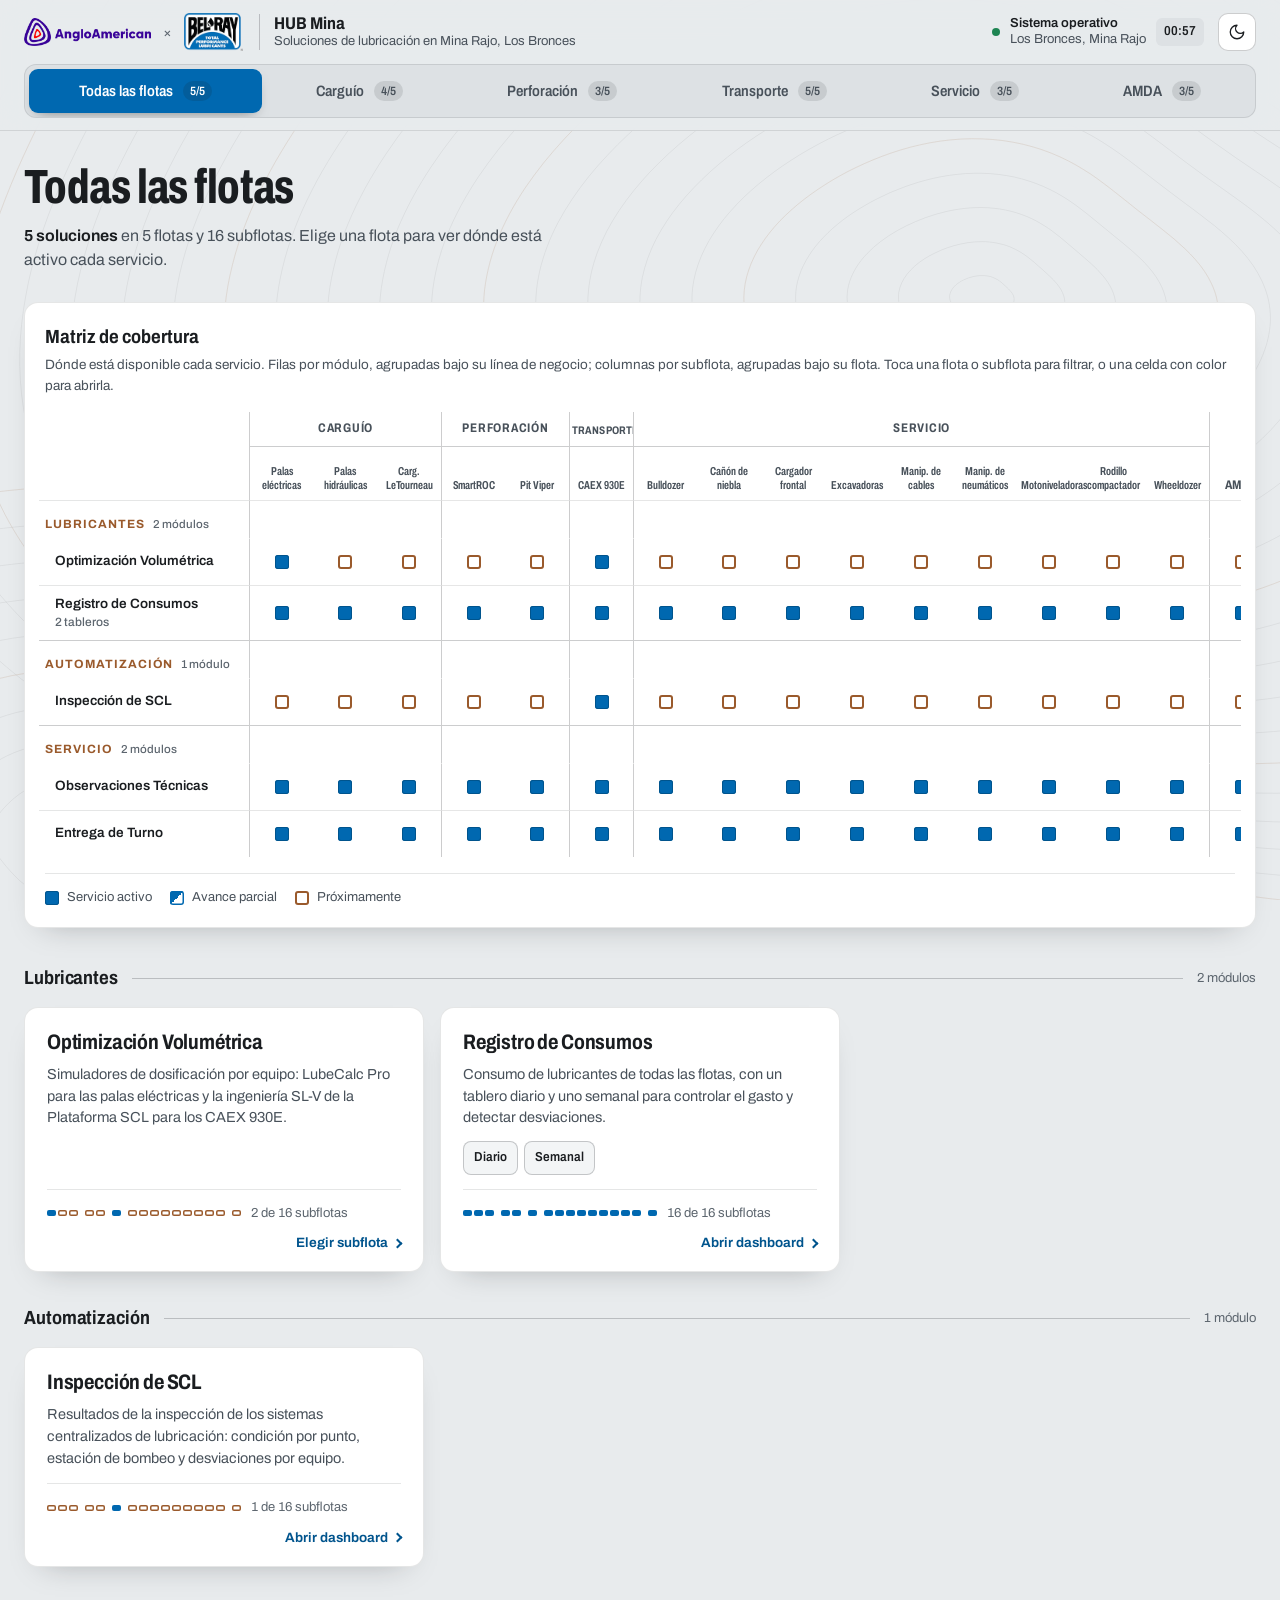
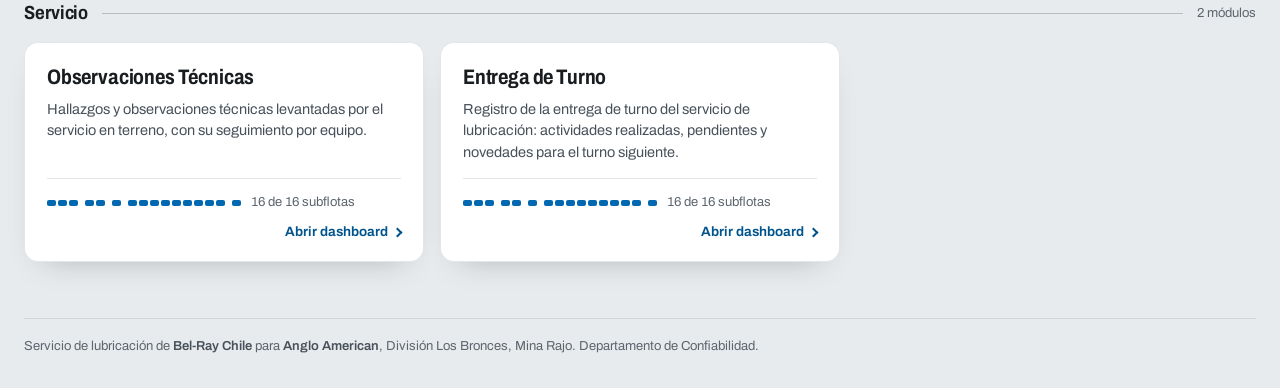
<file: index.html>
<!doctype html>
<html lang="es-CL">
<head>
  <meta charset="utf-8">
  <title>HUB Mina</title>
  <!-- Redirige la raíz del repositorio a la carpeta hub-flotas/, conservando los enlaces directos (#flota=…&modulo=…) -->
  <script>location.replace('hub-flotas/index.html' + location.hash);</script>
  <meta http-equiv="refresh" content="0; url=hub-flotas/index.html">
</head>
<body>
  <p><a href="hub-flotas/index.html">Abrir HUB Mina</a></p>
</body>
</html>
</file>
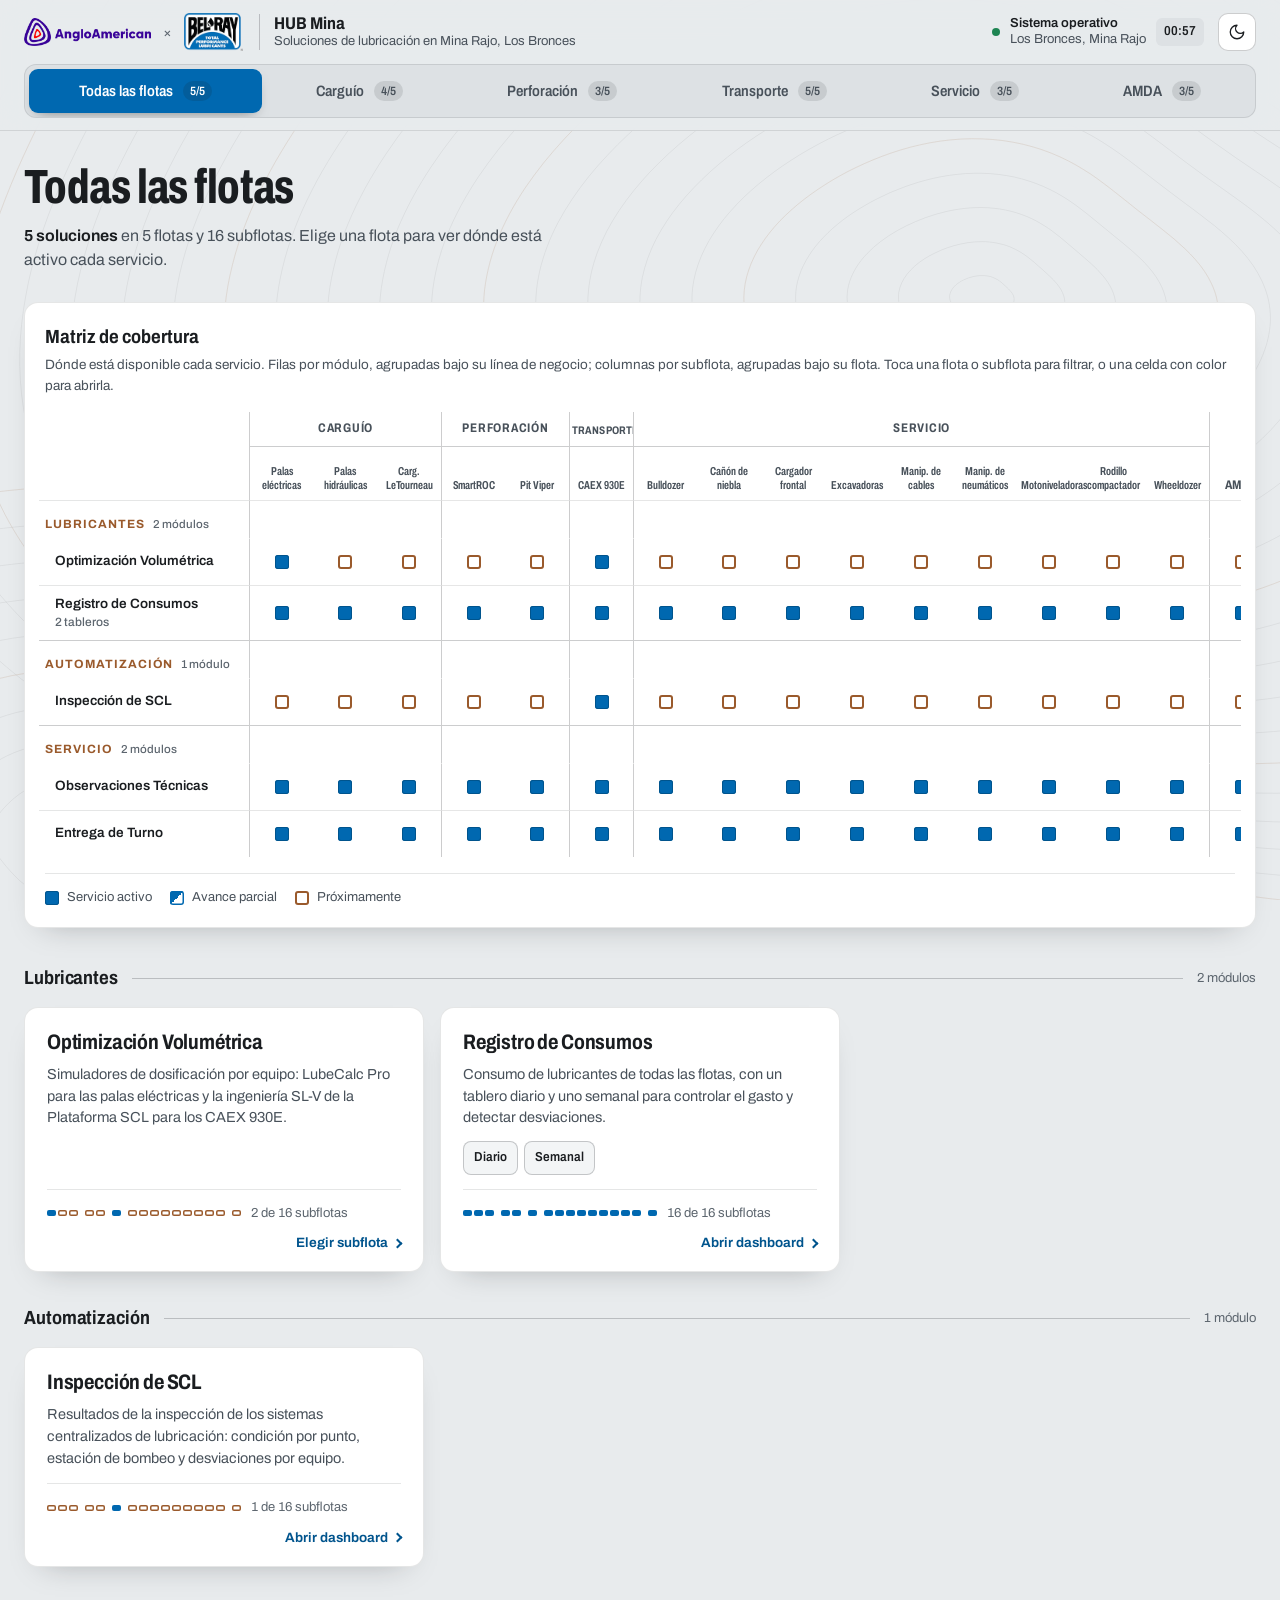
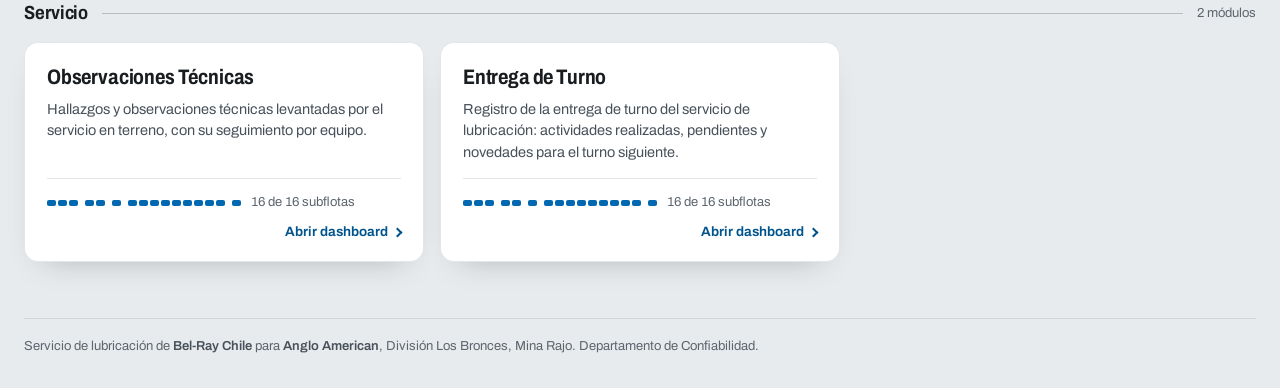
<file: hub-flotas/index.html>
<!doctype html>
<html lang="es-CL">
<head>
  <!-- Versión publicada: al actualizar config.js / hub.js / hub.css, cambia el número ?v= de abajo para que los navegadores descarguen la versión nueva -->
  <meta charset="utf-8">
  <meta name="viewport" content="width=device-width, initial-scale=1, viewport-fit=cover">
  <title>HUB Mina · Bel-Ray Chile × Anglo American</title>
  <meta name="description" content="Centro de acceso a las soluciones tecnológicas del servicio de lubricación Bel-Ray Chile en las flotas de Mina Rajo, Anglo American Los Bronces.">
  <meta name="color-scheme" content="dark light">
  <meta name="theme-color" content="#1A1D20">
  <link rel="icon" href="assets/img/favicon-32.png" sizes="32x32" type="image/png">
  <link rel="icon" href="assets/img/favicon-64.png" sizes="64x64" type="image/png">
  <link rel="icon" href="assets/img/favicon-256.png" sizes="256x256" type="image/png">
  <link rel="apple-touch-icon" href="assets/img/favicon-256.png">

  <!-- Aplica el tema guardado antes de pintar (evita parpadeo claro/oscuro) -->
  <script>
    (function () {
      var t = null;
      try { t = localStorage.getItem('hub-theme'); } catch (e) {}
      if (t !== 'light' && t !== 'dark') {
        t = window.matchMedia && window.matchMedia('(prefers-color-scheme: light)').matches ? 'light' : 'dark';
      }
      document.documentElement.setAttribute('data-theme', t);
    })();
  </script>

  <link rel="stylesheet" href="assets/css/hub.css?v=20261023-1">
</head>
<body data-view="home">

  <!-- Iconos (Lucide, licencia ISC) — se reutilizan con <use href="#i-..."> -->
  <svg width="0" height="0" style="position:absolute" aria-hidden="true">
    <defs>
      <symbol id="i-sun" viewBox="0 0 24 24"><circle cx="12" cy="12" r="4"/><path d="M12 2v2M12 20v2M4.93 4.93l1.41 1.41M17.66 17.66l1.41 1.41M2 12h2M20 12h2M6.34 17.66l-1.41 1.41M19.07 4.93l-1.41 1.41"/></symbol>
      <symbol id="i-moon" viewBox="0 0 24 24"><path d="M12 3a6 6 0 0 0 9 9 9 9 0 1 1-9-9Z"/></symbol>
      <symbol id="i-back" viewBox="0 0 24 24"><path d="m12 19-7-7 7-7M19 12H5"/></symbol>
      <symbol id="i-expand" viewBox="0 0 24 24"><path d="M8 3H5a2 2 0 0 0-2 2v3M21 8V5a2 2 0 0 0-2-2h-3M3 16v3a2 2 0 0 0 2 2h3M16 21h3a2 2 0 0 0 2-2v-3"/></symbol>
      <symbol id="i-shrink" viewBox="0 0 24 24"><path d="M8 3v3a2 2 0 0 1-2 2H3M21 8h-3a2 2 0 0 1-2-2V3M3 16h3a2 2 0 0 1 2 2v3M16 21v-3a2 2 0 0 1 2-2h3"/></symbol>
      <symbol id="i-external" viewBox="0 0 24 24"><path d="M15 3h6v6M10 14 21 3M18 13v6a2 2 0 0 1-2 2H5a2 2 0 0 1-2-2V8a2 2 0 0 1 2-2h6"/></symbol>
      <symbol id="i-caret" viewBox="0 0 24 24"><path d="m6 9 6 6 6-6"/></symbol>
      <symbol id="i-reload" viewBox="0 0 24 24"><path d="M3 12a9 9 0 0 1 9-9 9.75 9.75 0 0 1 6.74 2.74L21 8M21 3v5h-5M21 12a9 9 0 0 1-9 9 9.75 9.75 0 0 1-6.74-2.74L3 16M8 16H3v5"/></symbol>
    </defs>
  </svg>

  <!-- Fondo: curvas de nivel de un rajo, generadas en assets/js/hub.js -->
  <svg class="terrain" id="terrain" aria-hidden="true" preserveAspectRatio="xMidYMid slice"></svg>

  <a class="skip" href="#main">Ir al contenido</a>

  <!-- ===================== BARRA SUPERIOR ===================== -->
  <header class="topbar">
    <div class="topbar__inner">
      <div class="brand">
        <span class="logo-slot" data-logo="client"></span>
        <span class="brand__x" aria-hidden="true">×</span>
        <span class="logo-slot" data-logo="partner"></span>
        <div class="brand__title">
          <strong id="hub-title">HUB Mina</strong>
          <span id="hub-subtitle"></span>
        </div>
      </div>

      <div class="topbar__right">
        <div class="status" role="status">
          <span class="status__dot" aria-hidden="true"></span>
          <span class="status__text"><b id="status-text">Sistema operativo</b><span id="site-text"></span></span>
          <time class="status__clock" id="clock"></time>
        </div>
        <button class="icon-btn theme-toggle" id="theme-toggle" type="button" aria-label="Cambiar a modo claro">
          <svg class="ico ico--sun"><use href="#i-sun"/></svg>
          <svg class="ico ico--moon"><use href="#i-moon"/></svg>
        </button>
      </div>
    </div>

    <!-- Selector global de flota -->
    <nav class="plantbar" aria-label="Seleccionar flota y subflota">
      <div class="plantbar__track" id="plantbar" role="radiogroup" aria-label="Flota"></div>
      <!-- Subflotas de la flota elegida (se arma en hub.js) -->
      <div class="subbar" id="subbar" role="radiogroup" hidden></div>
    </nav>
  </header>

  <main id="main">

    <!-- ===================== PORTADA: MÓDULOS + MATRIZ ===================== -->
    <section class="home" id="home" aria-labelledby="plant-heading">
      <div class="intro">
        <p class="intro__group" id="plant-group" hidden></p>
        <h1 class="intro__plant" id="plant-heading"><span id="plant-name">Todas las flotas</span></h1>
        <p class="intro__summary" id="plant-summary"></p>
      </div>

      <div class="home__grid home__grid--stack">
        <aside class="matrix" aria-labelledby="matrix-title">
          <div class="matrix__head">
            <h2 id="matrix-title">Matriz de cobertura</h2>
            <p>Dónde está disponible cada servicio. Filas por módulo, agrupadas bajo su línea de negocio; columnas por subflota, agrupadas bajo su flota. Toca una flota o subflota para filtrar, o una celda con color para abrirla.</p>
          </div>
          <div class="matrix__scroll">
            <table class="matrix__table" id="matrix"></table>
          </div>
          <ul class="legend">
            <li><span class="mark mark--on" aria-hidden="true"></span>Servicio activo</li>
            <li><span class="mark mark--partial" aria-hidden="true"></span>Avance parcial</li>
            <li><span class="mark mark--soon" aria-hidden="true"></span>Próximamente</li>
          </ul>
        </aside>

        <div class="modules" id="modules"></div>
      </div>
    </section>

    <!-- ===================== VISOR DE DASHBOARDS ===================== -->
    <section class="viewer" id="viewer" aria-labelledby="viewer-title" hidden>
      <div class="viewer__bar">
        <button class="btn btn--ghost" id="viewer-back" type="button">
          <svg class="ico"><use href="#i-back"/></svg><span>Módulos</span>
        </button>
        <div class="viewer__title">
          <span id="viewer-category"></span>
          <h2 id="viewer-title"></h2>
          <span class="source" id="viewer-source"></span>
          <span class="badge badge--partial" id="viewer-status" hidden></span>
        </div>
        <div class="viewer__actions">
          <button class="icon-btn" id="viewer-reload" type="button" aria-label="Recargar dashboard" title="Recargar">
            <svg class="ico"><use href="#i-reload"/></svg>
          </button>
          <a class="icon-btn" id="viewer-external" href="#" target="_blank" rel="noopener" aria-label="Abrir en pestaña nueva" title="Abrir en pestaña nueva">
            <svg class="ico"><use href="#i-external"/></svg>
          </a>
          <button class="btn btn--solid" id="viewer-fullscreen" type="button">
            <svg class="ico ico--expand"><use href="#i-expand"/></svg>
            <svg class="ico ico--shrink"><use href="#i-shrink"/></svg>
            <span>Pantalla completa</span>
          </button>
        </div>
      </div>

      <nav class="viewer__switch" id="module-switch" aria-label="Módulos por pilar"></nav>
      <div class="viewer__views" id="view-switch" role="tablist" aria-label="Cambiar de tablero" hidden></div>

      <div class="stage" id="stage">
        <!-- Los iframes se crean en hub.js (uno por módulo, se conservan al cambiar) -->
        <div class="stage__frames" id="frames"></div>

        <button class="btn btn--solid stage__exit" id="stage-exit" type="button">
          <svg class="ico"><use href="#i-shrink"/></svg><span>Salir de pantalla completa</span>
        </button>

        <div class="stage__state stage__loading" id="state-loading" hidden>
          <div class="loader" aria-hidden="true"><span></span></div>
          <p><b>Cargando</b>Puede tardar unos segundos la primera vez.</p>
          <p class="stage__hint" id="loading-hint" hidden>¿Sigue en blanco? Es posible que debas iniciar sesión con tu cuenta Google o que el informe no esté compartido contigo. <a href="#" target="_blank" rel="noopener" id="loading-external">Abrir en pestaña nueva</a></p>
        </div>

        <div class="stage__state stage__empty" id="state-nourl" hidden>
          <div class="tape" aria-hidden="true"></div>
          <h3>Dashboard en preparación</h3>
          <p>Este módulo aún no tiene un enlace publicado. Cuando esté disponible aparecerá aquí sin que tengas que hacer nada.</p>
        </div>

        <div class="stage__state stage__empty" id="state-nocoverage" hidden>
          <div class="tape" aria-hidden="true"></div>
          <h3 id="nocov-title"></h3>
          <p id="nocov-text"></p>
          <div class="nocov__plants" id="nocov-plants"></div>
        </div>
      </div>
    </section>
  </main>

  <footer class="foot">
    <p>Servicio de lubricación de <b>Bel-Ray Chile</b> para <b>Anglo American</b>, División Los Bronces, Mina Rajo. Departamento de Confiabilidad.</p>
  </footer>

  <script src="config.js?v=20261023-1"></script>
  <script src="assets/js/hub.js?v=20261023-1"></script>
</body>
</html>
</file>
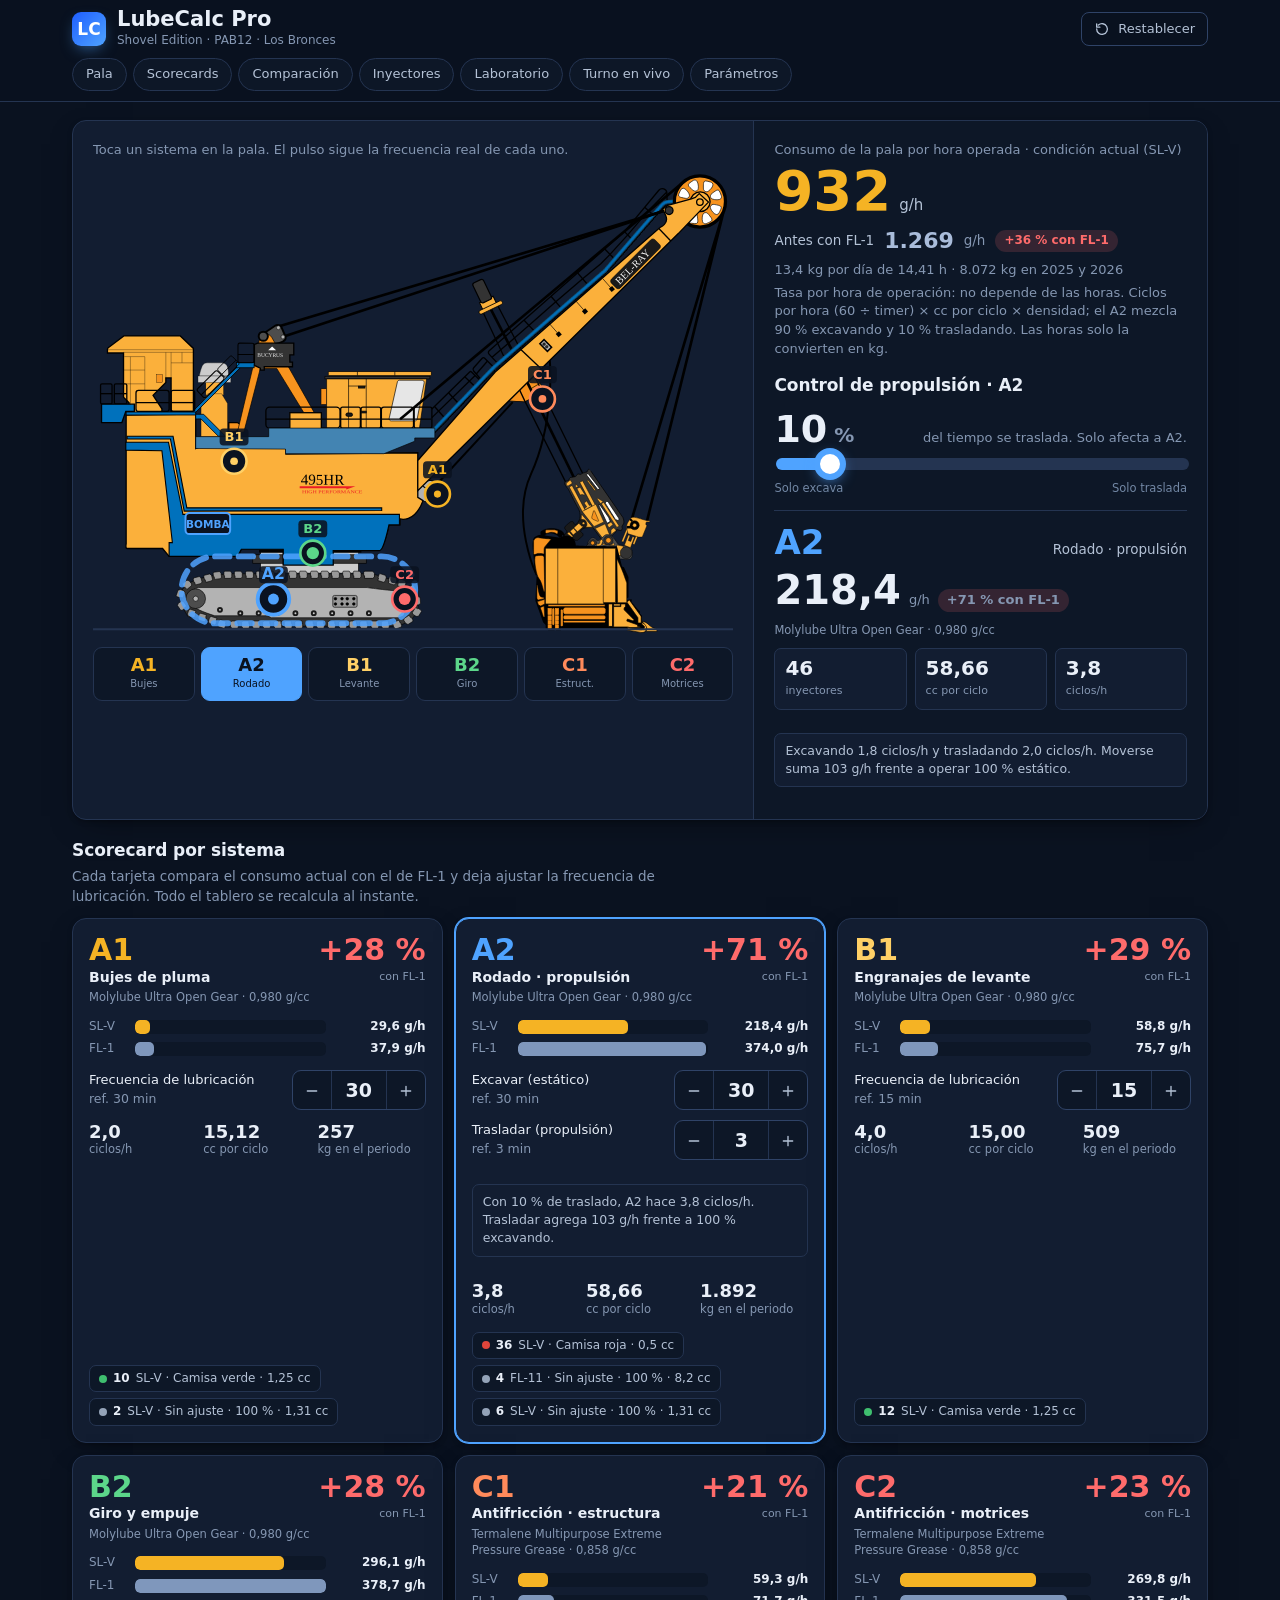
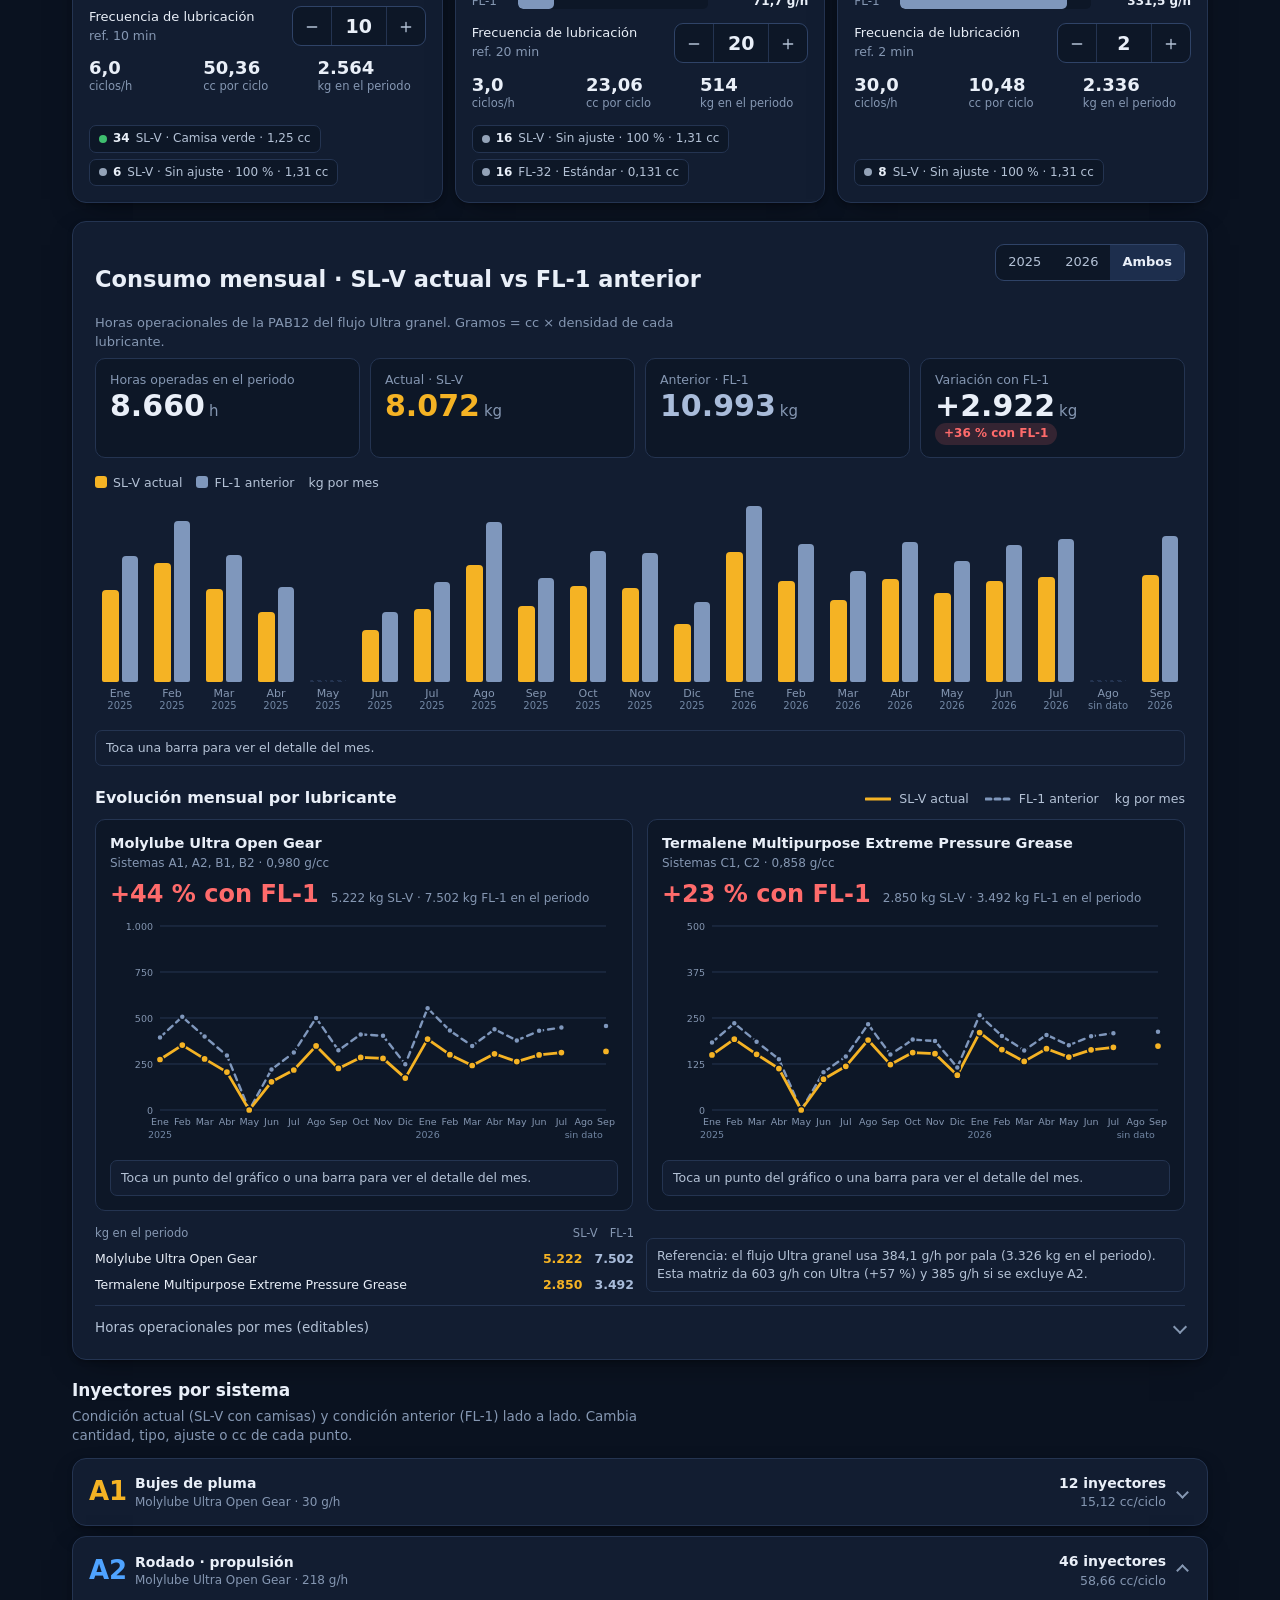
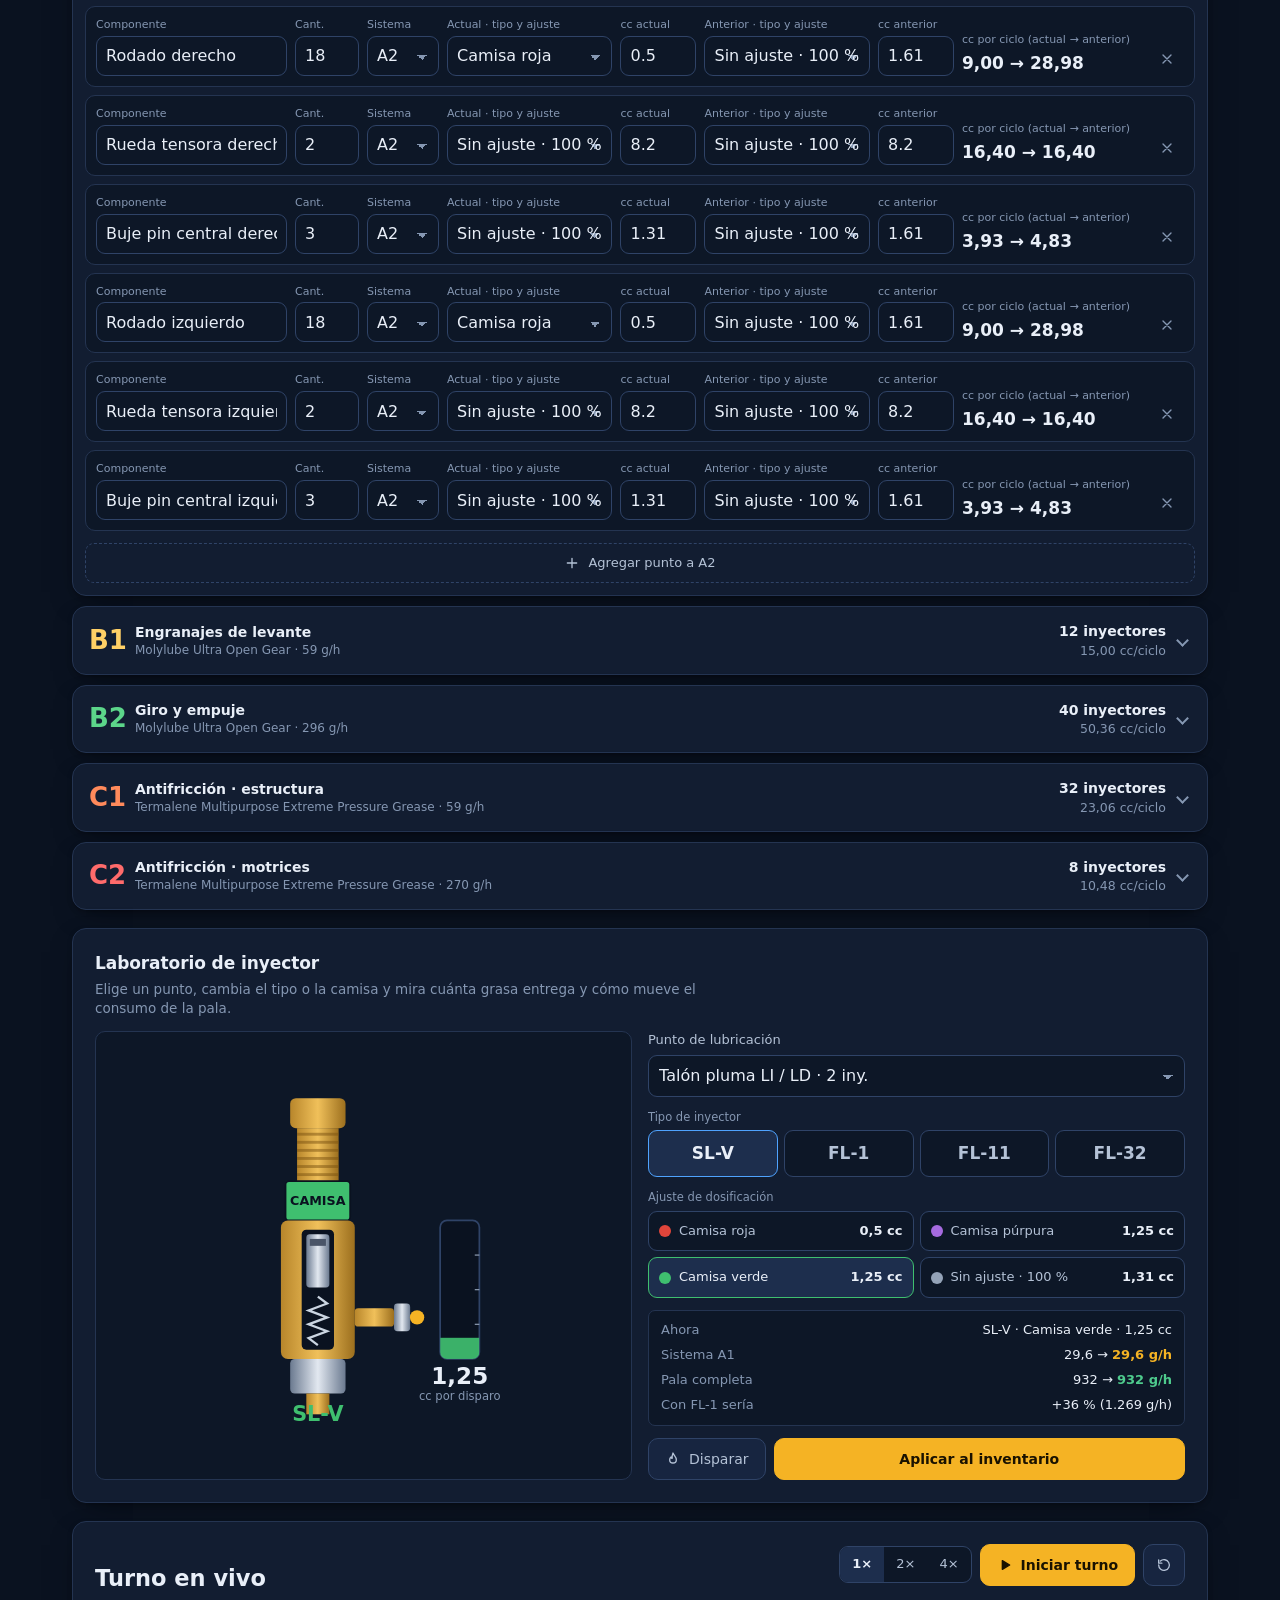
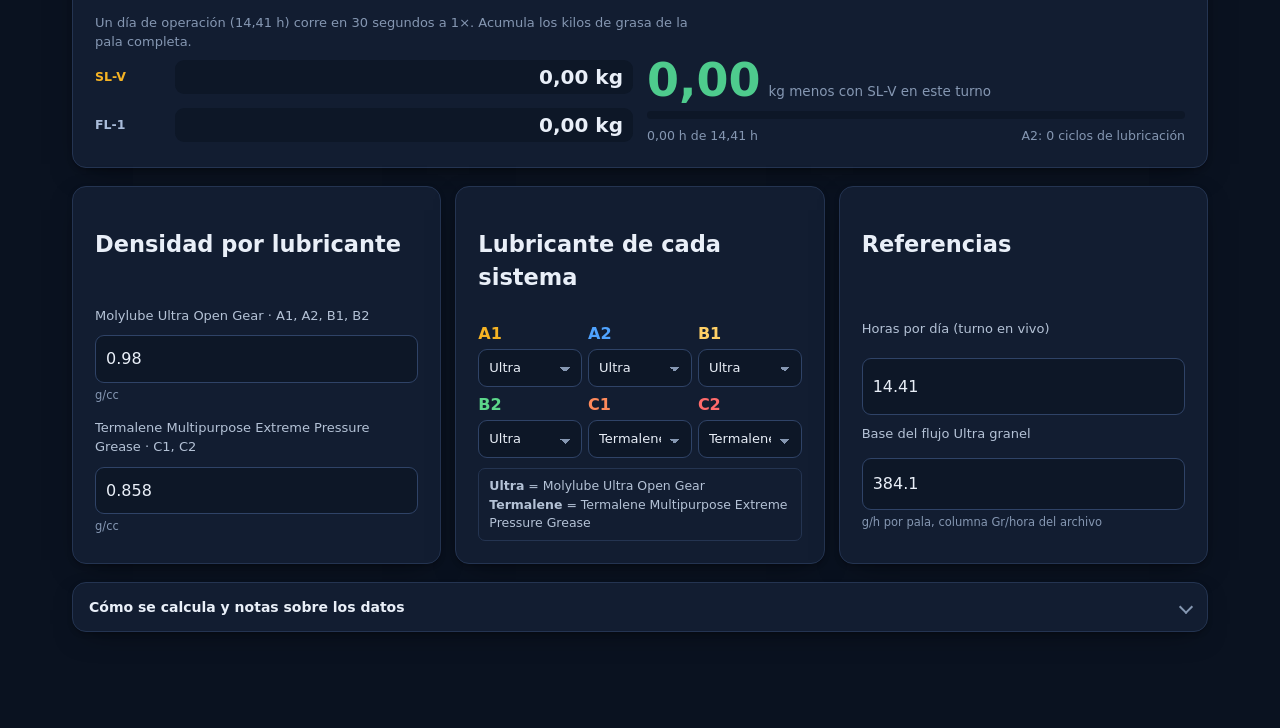
<file: hub-flotas/modulos/lubecalc-pro.html>
<!DOCTYPE html>
<html lang="es">
<head>
<meta charset="UTF-8">
<meta name="viewport" content="width=device-width, initial-scale=1, viewport-fit=cover">
<meta name="theme-color" content="#0A1220">
<title>LubeCalc Pro · Shovel Edition</title>
<style>/* ── LubeCalc Pro v4 · sistema de diseño ───────────────────────────── */
:root{
  --bg:#0A1220; --bg-2:#0D1727; --surface:#121D31; --surface-2:#172540; --surface-3:#1D2E4D;
  --line:#243451; --line-2:#2F4367;
  --text:#E9EFF8; --text-2:#B4C2D6; --muted:#8597B2; --muted-2:#7287A4;
  --amber:#F5B324; --amber-2:#FFD066; --amber-ink:#1A1200;
  --steel:#7F97BC; --steel-2:#A9BCDA;
  --ok:#4ECB8D; --ok-ink:#07301C; --warn:#FF8A5B; --bad:#FF6B6B; --info:#4FA3FF;
  --A1:#F5B324; --A2:#4FA3FF; --B1:#FFD066; --B2:#5CD68A; --C1:#FF8A5B; --C2:#FF6B6B;
  --r:14px; --r-sm:10px; --r-xs:7px;
  --font:"IBM Plex Sans","Segoe UI",system-ui,-apple-system,Roboto,sans-serif;
  --display:"Bahnschrift","Barlow Condensed","Avenir Next Condensed","Roboto Condensed","Arial Narrow",system-ui,sans-serif;
  --shadow:0 10px 30px -14px rgba(0,0,0,.6), 0 2px 6px -2px rgba(0,0,0,.4);
  --ease:cubic-bezier(.2,.8,.2,1);
}
*{box-sizing:border-box}
html{scroll-padding-top:env(safe-area-inset-top,0px)}
html,body{margin:0;background:var(--bg);color:var(--text);font-family:var(--font);font-size:15px;line-height:1.45;-webkit-font-smoothing:antialiased}
body{padding-top:env(safe-area-inset-top,0px);padding-bottom:env(safe-area-inset-bottom,0px)}
::selection{background:rgba(245,179,36,.35);color:#fff}
*{scrollbar-width:thin;scrollbar-color:var(--line-2) transparent}
*::-webkit-scrollbar{height:8px;width:8px}*::-webkit-scrollbar-thumb{background:var(--line-2);border-radius:8px}
:focus-visible{outline:2px solid var(--amber);outline-offset:2px;border-radius:6px}
button{font:inherit;color:inherit;cursor:pointer;background:none;border:0;padding:0;touch-action:manipulation}
input,select{font:inherit;color:inherit}
.num{font-variant-numeric:tabular-nums lining-nums}
.disp{font-family:var(--display);letter-spacing:-.01em;font-variant-numeric:tabular-nums lining-nums}
.visually-hidden{position:absolute;width:1px;height:1px;overflow:hidden;clip:rect(0 0 0 0)}

/* layout */
.wrap{max-width:1180px;margin:0 auto;padding:0 14px}
@media(min-width:720px){.wrap{padding:0 22px}}
main{display:grid;gap:18px}
main.wrap{padding-top:18px;padding-bottom:96px}
section[id]{scroll-margin-top:118px}
section>h2,.h2{font-family:var(--font);font-weight:600;font-size:17px;margin:0 0 4px;letter-spacing:-.005em}
.sub{color:var(--muted);font-size:13.5px;margin:0 0 12px;max-width:72ch}

/* header */
.top{position:sticky;top:0;z-index:30;background:rgba(10,18,32,.86);backdrop-filter:blur(12px);border-bottom:1px solid var(--line)}
.top .bar{display:flex;align-items:center;justify-content:space-between;gap:12px;height:58px}
.nav{display:flex;gap:6px;overflow-x:auto;padding:0 0 10px;scrollbar-width:none}
.nav::-webkit-scrollbar{display:none}
.nav a{flex:none;padding:6px 13px;border-radius:999px;border:1px solid var(--line);background:var(--bg-2);color:var(--text-2);font-size:13px;text-decoration:none;transition:background .15s,color .15s}
.nav a:hover{background:var(--surface-3);color:var(--text)}
.brand{display:flex;align-items:center;gap:11px}
.brand .mark{width:34px;height:34px;border-radius:9px;background:linear-gradient(135deg,#1E5EFF,#4FA3FF);display:grid;place-items:center;box-shadow:0 6px 16px -6px rgba(79,163,255,.7)}
.brand .mark span{font-family:var(--display);font-weight:800;font-size:17px;color:#fff}
.brand h1{font-family:var(--display);font-weight:700;font-size:21px;margin:0;line-height:1}
.brand p{margin:2px 0 0;font-size:12px;color:var(--muted)}
.btn{display:inline-flex;align-items:center;justify-content:center;gap:8px;min-height:42px;padding:0 16px;border-radius:var(--r-sm);border:1px solid var(--line-2);background:var(--surface-2);color:var(--text-2);font-weight:500;font-size:14px;transition:background .18s var(--ease),transform .12s var(--ease),border-color .18s}
.btn:hover{background:var(--surface-3);color:var(--text)}
.btn:active{transform:translateY(1px) scale(.99)}
.btn:disabled{opacity:.45;cursor:not-allowed}
.btn.primary{background:var(--amber);border-color:var(--amber);color:var(--amber-ink);font-weight:600}
.btn.primary:hover{background:var(--amber-2);border-color:var(--amber-2)}
.btn.ghost{background:transparent}
.btn.sm{min-height:34px;padding:0 12px;font-size:13px;border-radius:8px}
.btn.icon{width:42px;padding:0}

/* panels */
.panel{background:var(--surface);border:1px solid var(--line);border-radius:var(--r);box-shadow:var(--shadow)}
.panel.pad{padding:18px}
@media(min-width:720px){.panel.pad{padding:22px}}

/* hero */
.hero{display:grid;overflow:hidden}
@media(min-width:1000px){.hero{grid-template-columns:3fr 2fr}}
.hero .stage{padding:14px 14px 10px}
@media(min-width:720px){.hero .stage{padding:20px 20px 14px}}
.stage-top{display:flex;justify-content:space-between;align-items:baseline;gap:12px;margin-bottom:6px}
.stage-top p{margin:0;font-size:13px;color:var(--muted)}
.stage svg{width:100%;height:auto;display:block}
.syslegend{display:grid;grid-template-columns:repeat(6,1fr);gap:6px;margin-top:8px}
.syslegend button{border-radius:9px;padding:8px 4px;text-align:center;border:1px solid var(--line);background:var(--bg-2);transition:background .18s,border-color .18s,transform .12s}
.syslegend button b{display:block;font-family:var(--display);font-size:18px;line-height:1;color:var(--c)}
.syslegend button small{display:block;font-size:10.5px;color:var(--muted);margin-top:3px;white-space:nowrap;overflow:hidden;text-overflow:ellipsis}
.syslegend button[aria-pressed="true"]{background:var(--c);border-color:var(--c)}
.syslegend button[aria-pressed="true"] b,.syslegend button[aria-pressed="true"] small{color:#0A1220}
.hero .side{background:var(--bg-2);border-top:1px solid var(--line);padding:16px;display:grid;gap:14px;align-content:start}
@media(min-width:1000px){.hero .side{border-top:0;border-left:1px solid var(--line);padding:20px}}

/* KPI headline */
.kpi{display:grid;gap:4px}
.kpi .lbl{font-size:13px;color:var(--muted)}
.kpi .big{display:flex;align-items:baseline;gap:8px;flex-wrap:wrap}
.kpi .big b{font-family:var(--display);font-weight:700;font-size:56px;line-height:.95;color:var(--amber);font-variant-numeric:tabular-nums}
.kpi .big span{font-size:15px;color:var(--text-2)}
.kpi .vs{display:flex;align-items:center;gap:10px;flex-wrap:wrap;margin-top:4px;font-size:13.5px;color:var(--text-2)}
.kpi .vs .fl1{font-family:var(--display);font-size:22px;color:var(--steel-2);font-weight:600}
.tag{display:inline-flex;align-items:center;gap:6px;padding:3px 9px;border-radius:999px;font-size:12px;font-weight:600;line-height:1.3;white-space:nowrap}
.tag.ok{background:rgba(78,203,141,.16);color:var(--ok)}
.tag.bad{background:rgba(255,107,107,.16);color:var(--bad)}
.tag.neutral{background:var(--surface-2);color:var(--text-2);font-weight:500}
.tag.slv{background:rgba(245,179,36,.16);color:var(--amber)}
.tag.fl1{background:rgba(127,151,188,.18);color:var(--steel-2)}

/* selected system detail */
.detail{display:grid;gap:10px;padding-top:14px;border-top:1px solid var(--line)}
.detail .head{display:flex;align-items:baseline;justify-content:space-between;gap:10px}
.detail .head b{font-family:var(--display);font-size:34px;line-height:1;color:var(--c)}
.detail .head span{font-size:13.5px;color:var(--text-2);text-align:right}
.detail .row{display:flex;align-items:baseline;gap:8px;flex-wrap:wrap}
.detail .row b{font-family:var(--display);font-size:40px;line-height:1}
.detail .row span{color:var(--muted);font-size:13px}
.minis{display:grid;grid-template-columns:repeat(3,1fr);gap:8px}
.mini{background:var(--surface);border:1px solid var(--line);border-radius:var(--r-xs);padding:8px 10px}
.mini b{display:block;font-family:var(--display);font-size:20px;line-height:1.1}
.mini span{font-size:11px;color:var(--muted)}
.note{font-size:12.5px;color:var(--text-2);background:var(--surface);border:1px solid var(--line);border-radius:var(--r-xs);padding:8px 10px}

/* slider */
.slider{display:grid;gap:8px}
.slider .stop{display:flex;justify-content:space-between;align-items:baseline;gap:10px}
.slider .stop b{font-family:var(--display);font-size:38px;line-height:1}
.slider .stop b small{font-size:20px;color:var(--muted);font-weight:600}
.slider .stop span{font-size:13px;color:var(--muted)}
input[type=range]{-webkit-appearance:none;appearance:none;width:100%;height:12px;border-radius:999px;background:linear-gradient(90deg,var(--A2) var(--v),var(--line) var(--v));outline:none}
input[type=range]::-webkit-slider-thumb{-webkit-appearance:none;width:32px;height:32px;border-radius:50%;background:#fff;border:6px solid var(--A2);box-shadow:0 4px 14px -4px rgba(79,163,255,.8);cursor:pointer}
input[type=range]::-moz-range-thumb{width:32px;height:32px;border-radius:50%;background:#fff;border:6px solid var(--A2);cursor:pointer}
.slider .ends{display:flex;justify-content:space-between;font-size:11.5px;color:var(--muted-2)}

/* scorecards */
.cards{display:grid;gap:12px;grid-template-columns:1fr}
@media(min-width:640px){.cards{grid-template-columns:repeat(2,1fr)}}
@media(min-width:1000px){.cards{grid-template-columns:repeat(3,1fr)}}
.sc{display:grid;gap:12px;padding:16px;cursor:pointer;transition:border-color .18s,transform .15s var(--ease)}
.sc:hover{border-color:var(--line-2)}
.sc[aria-selected="true"]{border-color:var(--c);box-shadow:0 0 0 1px var(--c),var(--shadow)}
.sc .id{display:flex;align-items:baseline;justify-content:space-between;gap:8px}
.sc .id .code{font-family:var(--display);font-size:30px;line-height:1;color:var(--c);font-weight:700}
.sc .id .name{font-size:14px;font-weight:600;color:var(--text)}
.sc .id .lube{font-size:11.5px;color:var(--muted);margin-top:2px}
.sc .score{text-align:right}
.sc .score b{display:block;font-family:var(--display);font-size:30px;line-height:1;font-weight:700}
.sc .score b.ok{color:var(--ok)}.sc .score b.bad{color:var(--bad)}
.sc .score span{font-size:11px;color:var(--muted)}
.dual{display:grid;gap:5px}
.dual .bar{display:grid;grid-template-columns:38px 1fr 92px;align-items:center;gap:8px;font-size:12px}
.dual .bar .k{color:var(--muted)}
.dual .bar .track{height:14px;border-radius:5px;background:var(--bg-2);overflow:hidden}
.dual .bar .fill{height:100%;border-radius:5px;transition:width .35s var(--ease)}
.dual .bar.slv .fill{background:var(--amber)}
.dual .bar.fl1 .fill{background:var(--steel)}
.dual .bar .v{text-align:right;font-weight:600}
.stepper{display:grid;grid-template-columns:1fr auto;align-items:center;gap:10px}
.stepper .lbl{font-size:12.5px;color:var(--muted)}
.stepper .lbl b{display:block;color:var(--text);font-weight:500;font-size:13px}
.stepper .ctl{display:inline-flex;align-items:center;border:1px solid var(--line-2);border-radius:9px;overflow:hidden;background:var(--bg-2)}
.stepper .ctl button{width:38px;height:38px;font-size:18px;color:var(--text-2);transition:background .15s}
.stepper .ctl button:hover{background:var(--surface-3);color:var(--text)}
.stepper .ctl input{width:56px;height:38px;text-align:center;background:transparent;border:0;border-left:1px solid var(--line);border-right:1px solid var(--line);font-family:var(--display);font-size:19px;font-weight:600;-moz-appearance:textfield}
.stepper .ctl input::-webkit-inner-spin-button{display:none}
.stepper .ctl input:focus-visible{outline-offset:-2px;border-radius:0}
.stepper .changed{font-size:11px;color:var(--amber);cursor:pointer;text-decoration:underline dotted;text-underline-offset:3px}
.chips{display:flex;flex-wrap:wrap;gap:6px}
.chip{display:inline-flex;align-items:center;gap:6px;padding:4px 9px;border-radius:7px;background:var(--bg-2);border:1px solid var(--line);font-size:12px;color:var(--text-2)}
.chip b{color:var(--text);font-weight:600}
.chip i{width:8px;height:8px;border-radius:50%;background:var(--dot)}
.facts{display:grid;grid-template-columns:repeat(3,1fr);gap:6px}
.facts div{font-size:11.5px;color:var(--muted)}
.facts div b{display:block;font-family:var(--display);font-size:18px;line-height:1.1;color:var(--text);font-weight:600}

/* monthly comparison */
.mgrid{display:grid;gap:16px}
@media(min-width:1000px){.mgrid{grid-template-columns:2fr 1fr}}
.chart{overflow-x:auto;padding-bottom:6px}
.chart .inner{display:grid;grid-auto-flow:column;grid-auto-columns:minmax(44px,1fr);gap:6px;min-width:620px;align-items:end;padding:0 2px}
.col{display:grid;grid-template-rows:176px auto;gap:6px;cursor:pointer;border-radius:8px;padding:4px 2px 2px;transition:background .18s}
.col:hover{background:var(--surface-2)}
.col[aria-pressed="true"]{background:var(--surface-3)}
.col .bars{display:flex;align-items:flex-end;justify-content:center;gap:3px;height:176px}
.col .b{width:40%;border-radius:4px 4px 2px 2px;transition:height .4s var(--ease);min-height:2px;position:relative}
.col .b.slv{background:var(--amber)}.col .b.fl1{background:var(--steel)}
.col .b.zero{background:repeating-linear-gradient(45deg,var(--line) 0 3px,transparent 3px 6px)}
.col .m{text-align:center;font-size:11px;color:var(--muted);line-height:1.15;white-space:nowrap}
.col .m small{display:block;color:var(--muted-2);font-size:10px}
.legend{display:flex;gap:14px;flex-wrap:wrap;font-size:12.5px;color:var(--text-2);margin-bottom:10px}
.legend i{display:inline-block;width:12px;height:12px;border-radius:3px;vertical-align:-1px;margin-right:6px}
.totals{display:grid;gap:12px}
.tot{display:grid;gap:2px}
.tot .k{font-size:12.5px;color:var(--muted)}
.tot .v{font-family:var(--display);font-size:34px;line-height:1;font-weight:700}
.tot .v small{font-size:15px;color:var(--muted);font-weight:500;margin-left:4px}
.drums{display:flex;flex-wrap:wrap;gap:3px;margin-top:6px}
.drums i{width:11px;height:18px;border-radius:2px;background:var(--line)}
.drums i.on{background:var(--ok)}
details.hours{border-top:1px solid var(--line);padding-top:12px}
details.hours summary{cursor:pointer;font-size:13.5px;color:var(--text-2);list-style:none;display:flex;align-items:center;gap:8px}
details.hours summary::-webkit-details-marker{display:none}
details.hours summary::after{content:"";width:8px;height:8px;border-right:2px solid var(--muted);border-bottom:2px solid var(--muted);transform:rotate(45deg);transition:transform .2s;margin-left:auto}
details.hours[open] summary::after{transform:rotate(-135deg)}
.hrs{display:grid;grid-template-columns:repeat(auto-fill,minmax(118px,1fr));gap:8px;margin-top:12px}
.hrs label{font-size:11.5px;color:var(--muted);display:grid;gap:3px}
.field{width:100%;min-height:42px;padding:8px 10px;border-radius:9px;border:1px solid var(--line-2);background:var(--bg-2);color:var(--text);font-size:16px;transition:border-color .15s}
.field:hover{border-color:var(--muted-2)}
.field:focus-visible{outline:2px solid var(--amber);outline-offset:1px;border-color:var(--amber)}
input.field[type=number]{-moz-appearance:textfield}input.field::-webkit-inner-spin-button{opacity:.35}
select.field{appearance:none;-webkit-appearance:none;background-image:linear-gradient(45deg,transparent 50%,var(--muted) 50%),linear-gradient(135deg,var(--muted) 50%,transparent 50%);background-position:calc(100% - 16px) 55%,calc(100% - 11px) 55%;background-size:5px 5px;background-repeat:no-repeat;padding-right:30px}

/* live */
.live{display:grid;gap:14px}
@media(min-width:720px){.live{grid-template-columns:1fr 1fr}}
.race{display:grid;gap:8px}
.race .lane{display:grid;grid-template-columns:70px 1fr;gap:10px;align-items:center}
.race .lane .k{font-size:12.5px;font-weight:600}
.race .lane .track{height:34px;border-radius:9px;background:var(--bg-2);overflow:hidden;position:relative}
.race .lane .fill{height:100%;border-radius:9px;transition:width .12s linear}
.race .lane.slv .fill{background:var(--amber)}.race .lane.fl1 .fill{background:var(--steel)}
.race .lane .val{position:absolute;right:10px;top:0;height:100%;display:flex;align-items:center;font-family:var(--display);font-size:20px;font-weight:700}
.live-ctl{display:flex;gap:8px;align-items:center;flex-wrap:wrap}
.seg{display:inline-flex;border:1px solid var(--line-2);border-radius:9px;overflow:hidden;background:var(--bg-2)}
.seg button{padding:8px 12px;font-size:13px;color:var(--text-2);transition:background .15s}
.seg button[aria-pressed="true"]{background:var(--surface-3);color:var(--text);font-weight:600}
.prog{height:8px;border-radius:999px;background:var(--bg-2);overflow:hidden}
.prog i{display:block;height:100%;background:linear-gradient(90deg,var(--A2),var(--amber));width:0;transition:width .12s linear}
.live .big{display:flex;align-items:baseline;gap:8px}
.live .big b{font-family:var(--display);font-size:46px;line-height:1;color:var(--ok)}
.live .big span{color:var(--muted);font-size:13.5px}

/* lab */
.lab{display:grid;gap:16px}
@media(min-width:900px){.lab{grid-template-columns:1fr 1fr}}
.lab .vis{background:var(--bg-2);border:1px solid var(--line);border-radius:var(--r-sm);display:grid;place-items:center;padding:12px}
.lab .vis svg{width:100%;max-width:300px;height:auto}
.lab .form{display:grid;gap:12px}
.lab label.block{display:grid;gap:5px;font-size:13px;color:var(--text-2)}
.opts{display:grid;grid-template-columns:repeat(4,1fr);gap:6px}
.opts button{padding:10px 4px;border-radius:9px;border:1px solid var(--line-2);background:var(--bg-2);font-family:var(--display);font-size:17px;font-weight:600;color:var(--text-2);transition:background .15s,border-color .15s}
.opts button[aria-pressed="true"]{background:var(--surface-3);border-color:var(--info);color:var(--text)}
.adjs{display:grid;grid-template-columns:1fr 1fr;gap:6px}
.adjs button{display:flex;align-items:center;gap:8px;padding:10px;border-radius:9px;border:1px solid var(--line-2);background:var(--bg-2);text-align:left;font-size:13px;color:var(--text-2);transition:background .15s,border-color .15s}
.adjs button i{width:12px;height:12px;border-radius:50%;flex:none;background:var(--dot)}
.adjs button span{flex:1}
.adjs button b{font-weight:600;color:var(--text)}
.adjs button[aria-pressed="true"]{background:var(--surface-3);border-color:var(--dot);color:var(--text)}
.delta{display:grid;gap:6px;background:var(--bg-2);border:1px solid var(--line);border-radius:var(--r-xs);padding:10px 12px;font-size:13px}
.delta div{display:flex;justify-content:space-between;gap:10px}
.delta .k{color:var(--muted)}

/* inventory */
.inv{display:grid;gap:10px}
.grp{overflow:hidden}
.grp>summary{list-style:none;cursor:pointer;width:100%;display:grid;grid-template-columns:auto 1fr auto auto;align-items:center;gap:12px;padding:14px 16px;text-align:left;transition:background .15s}
.grp>summary:hover{background:var(--surface-2)}
.grp .code{font-family:var(--display);font-size:26px;color:var(--c);font-weight:700;width:34px}
.grp .nm{font-weight:600;font-size:14px}
.grp .nm small{display:block;font-weight:400;color:var(--muted);font-size:12px}
.grp .sum{text-align:right;font-size:12.5px;color:var(--muted)}
.grp .sum b{display:block;color:var(--text);font-size:14px}
.grp .chev{width:9px;height:9px;border-right:2px solid var(--muted);border-bottom:2px solid var(--muted);transform:rotate(45deg);transition:transform .2s;margin-right:4px}
.grp[open] .chev{transform:rotate(-135deg)}
.grp table{width:100%;border-collapse:collapse;font-size:13px}
.grp thead th{font-weight:500;color:var(--muted);text-align:left;padding:0 8px 6px;font-size:11.5px;border-bottom:1px solid var(--line)}
.grp tbody td{padding:5px 4px;border-bottom:1px solid var(--line);vertical-align:middle}
.grp tbody tr:last-child td{border-bottom:0}
.grp .tbl{padding:4px 12px 12px;overflow-x:auto}
.grp .tbl .field{min-height:36px;padding:6px 8px;font-size:13.5px}
.grp td.c{text-align:center}.grp td.r{text-align:right}
.grp .dot{display:inline-block;width:10px;height:10px;border-radius:50%;vertical-align:-1px;margin-right:6px;background:var(--dot)}
.grp .x{width:34px;height:34px;border-radius:8px;color:var(--muted);font-size:16px;transition:background .15s,color .15s}
.grp .x:hover{background:rgba(255,107,107,.15);color:var(--bad)}
.grp .add{margin:8px 12px 12px;width:calc(100% - 24px);min-height:40px;border:1px dashed var(--line-2);border-radius:9px;color:var(--text-2);font-size:13px;transition:background .15s}
.grp .add:hover{background:var(--surface-2)}
.grp .fl1v{color:var(--steel-2)}
.grp .nameIn{min-width:170px}

/* params */
.pgrid{display:grid;gap:14px}
@media(min-width:900px){.pgrid{grid-template-columns:1fr 1fr 1fr}}
.fieldset{display:grid;gap:10px}
.fieldset label{display:grid;gap:4px;font-size:13px;color:var(--text-2)}
.fieldset label small{color:var(--muted);font-size:11.5px}
.lubesys{display:grid;grid-template-columns:repeat(3,1fr);gap:6px}
.lubesys label{font-size:12px;color:var(--muted)}
.lubesys label b{color:var(--c);font-family:var(--display);font-size:16px}

/* footer note */
.foot{font-size:12.5px;color:var(--muted);padding:14px 16px;display:grid;gap:4px}
.foot b{color:var(--text-2);font-weight:600}

/* shovel overlay anims */
@keyframes ring{0%{r:14;opacity:.9}70%{r:44;opacity:0}100%{r:44;opacity:0}}
@keyframes track{to{stroke-dashoffset:-60}}
@keyframes flow{to{stroke-dashoffset:-40}}
@keyframes piston{0%{transform:translateY(0)}40%{transform:translateY(46px)}100%{transform:translateY(0)}}
@keyframes drop{0%{opacity:0;transform:translateY(-6px) scale(.6)}30%{opacity:1;transform:translateY(0) scale(1)}100%{opacity:0;transform:translateY(34px) scale(1.1)}}
.ring{animation:ring var(--dur,2s) ease-out infinite;transform-box:fill-box;transform-origin:center}
.tracks{stroke-dasharray:22 14;animation:track var(--tdur,2s) linear infinite}
.flowline{stroke-dasharray:10 10;animation:flow .8s linear infinite}
.piston{animation:piston 1.1s var(--ease) 1;transform-box:fill-box}
.droplet{animation:drop 1.1s ease-in 1;transform-box:fill-box}
.hot{cursor:pointer}
.hot text{font-family:var(--display);font-weight:800}
@media(prefers-reduced-motion:reduce){.ring,.tracks,.flowline,.piston,.droplet{animation:none}*{transition:none!important}}

[hidden]{display:none!important}
.grp summary::-webkit-details-marker{display:none}
.grp .rows{display:grid;gap:8px;padding:2px 12px 4px}
.grp .empty{padding:10px 16px 14px;color:var(--muted);font-size:13px}
.irow{display:grid;gap:8px;padding:10px;background:var(--bg-2);border:1px solid var(--line);border-radius:var(--r-sm);
  grid-template-columns:repeat(4,minmax(0,1fr));
  grid-template-areas:"name name name name" "qty qty sys sys" "now now nowcc nowcc" "old old oldcc oldcc" "sum sum sum del"}
.irow label,.irow .f-sum{display:grid;gap:3px;min-width:0}
.irow label>span,.irow .f-sum>span{font-size:11px;color:var(--muted)}
.irow .field{min-height:40px;padding:6px 9px;font-size:16px}
.f-name{grid-area:name}.f-qty{grid-area:qty}.f-sys{grid-area:sys}.f-now{grid-area:now}.f-nowcc{grid-area:nowcc}
.f-old{grid-area:old}.f-oldcc{grid-area:oldcc}.f-sum{grid-area:sum;align-content:end}.irow .x{grid-area:del;justify-self:end;align-self:end}
.f-sum b{font-family:var(--display);font-size:17px;font-weight:600}
.f-old>span,.f-oldcc>span{color:var(--steel)}.f-now>span,.f-nowcc>span{color:var(--amber)}
@media(min-width:960px){
  .irow{grid-template-columns:minmax(150px,1.5fr) 64px 72px minmax(150px,1.3fr) 76px minmax(150px,1.3fr) 76px 130px 38px;align-items:end;
    grid-template-areas:"name qty sys now nowcc old oldcc sum del"}
}
.x{display:grid;place-items:center;width:38px;height:38px;border-radius:9px;color:var(--muted);transition:background .15s,color .15s}
.x:hover{background:rgba(255,107,107,.15);color:var(--bad)}
.add{display:flex;align-items:center;justify-content:center;gap:8px;margin:8px 12px 12px;width:calc(100% - 24px);min-height:42px;border:1px dashed var(--line-2);border-radius:var(--r-sm);color:var(--text-2);font-size:13.5px;transition:background .15s}
.add:hover{background:var(--surface-2);color:var(--text)}
.ic{display:inline-block;vertical-align:-3px;flex:none}
.split{display:grid;gap:8px;font-size:12.5px}
.split .sr{display:grid;grid-template-columns:1fr auto auto;gap:12px;align-items:baseline}
.split .sr.h{color:var(--muted);font-size:11.5px}
.split .sr b{font-weight:600}
.split .sr .a{color:var(--amber)}.split .sr .s{color:var(--steel-2)}
.timers{display:grid;gap:10px}
.sc .stepper .lbl{min-width:0}
.pill{font-size:11.5px;color:var(--muted)}
.cmp-note{display:grid;gap:6px}
.hr{height:1px;background:var(--line);border:0;margin:2px 0}
.lubesys{grid-template-columns:repeat(2,1fr)}
@media(min-width:520px){.lubesys{grid-template-columns:repeat(3,1fr)}}
.lubesys select.field{min-height:38px;font-size:13px}
details.notes{padding:0}
details.notes summary{cursor:pointer;padding:14px 16px;font-weight:600;font-size:14px;list-style:none;display:flex;justify-content:space-between;align-items:center}
details.notes summary::-webkit-details-marker{display:none}
details.notes summary::after{content:"";width:8px;height:8px;border-right:2px solid var(--muted);border-bottom:2px solid var(--muted);transform:rotate(45deg);transition:transform .2s}
details.notes[open] summary::after{transform:rotate(-135deg)}
details.notes .body{padding:0 16px 16px;display:grid;gap:10px;font-size:13.5px;color:var(--text-2);max-width:92ch}
details.notes .body p{margin:0}
details.notes .body b{color:var(--text)}
.foot{margin:0}

.bigsave{display:flex;align-items:baseline;gap:8px}.bigsave b{font-family:var(--display);font-size:46px;line-height:1;color:var(--ok)}.bigsave span{color:var(--muted);font-size:13.5px}

/* ── v4.1 · correcciones tras inspección visual ── */
.hero{grid-template-columns:minmax(0,1fr)}
@media(min-width:1000px){.hero{grid-template-columns:minmax(0,3fr) minmax(0,2fr)}}
.hero>*{min-width:0}
.mgrid{display:block}
.tstrip{display:grid;grid-template-columns:repeat(2,minmax(0,1fr));gap:10px;margin:4px 0 16px}
@media(min-width:760px){.tstrip{grid-template-columns:repeat(4,minmax(0,1fr))}}
.tstrip .tot{background:var(--bg-2);border:1px solid var(--line);border-radius:var(--r-sm);padding:12px 14px;align-content:start}
.tstrip .tot .v{font-size:30px}
.tfoot{display:grid;gap:12px;margin-top:14px;align-items:start}
@media(min-width:900px){.tfoot{grid-template-columns:minmax(0,1fr) minmax(0,1fr)}}
input[type=number]{-moz-appearance:textfield;appearance:textfield}
input[type=number]::-webkit-inner-spin-button,input[type=number]::-webkit-outer-spin-button{-webkit-appearance:none;margin:0}
.sc{display:flex;flex-direction:column}
.sc .chips{margin-top:auto;padding-top:2px}
main{grid-template-columns:minmax(0,1fr)}
main>*{min-width:0}
.syslegend{grid-template-columns:repeat(6,minmax(0,1fr))}
.syslegend button{min-width:0;overflow:hidden}
/* ── v4.2 · segunda tanda ── */
.sc .score b,#p-val,.kpi .big b,.detail .row b{white-space:nowrap}
@media(max-width:520px){.sc .score b{font-size:26px}.brand p{font-size:11px;white-space:nowrap;overflow:hidden;text-overflow:ellipsis;max-width:150px}}
.syslegend button small{font-size:10px}
.irow{grid-template-areas:"name name name name" "qty qty sys sys" "now now now now" "old old old old" "nowcc nowcc oldcc oldcc" "sum sum sum del"}
@media(min-width:960px){.irow{grid-template-areas:"name qty sys now nowcc old oldcc sum del"}}
.irow select.field{text-overflow:ellipsis}
@media(min-width:960px){.irow{grid-template-columns:minmax(150px,1.5fr) 64px 72px minmax(150px,1.3fr) 76px minmax(150px,1.3fr) 76px 176px 38px}}
.f-sum b{white-space:nowrap}

/* ── gráfico de líneas por lubricante ── */
.lhd{display:flex;justify-content:space-between;align-items:baseline;gap:12px;flex-wrap:wrap;margin:20px 0 10px}
.lhd h3{margin:0;font-size:16px;font-weight:600}
.llegend{display:flex;gap:16px;flex-wrap:wrap;font-size:12.5px;color:var(--text-2)}
.llegend span{display:inline-flex;align-items:center;gap:8px}
.lines{display:grid;gap:14px;grid-template-columns:minmax(0,1fr)}
@media(min-width:900px){.lines{grid-template-columns:repeat(2,minmax(0,1fr))}}
.lpanel{background:var(--bg-2);border:1px solid var(--line);border-radius:var(--r-sm);padding:14px;min-width:0}
.lhead{display:flex;justify-content:space-between;align-items:flex-start;gap:12px;flex-wrap:wrap;margin-bottom:6px}
.lhead h3{margin:0;font-size:14.5px;font-weight:600;line-height:1.25}
.lhead p{margin:3px 0 0;font-size:12px;color:var(--muted)}
.ltot{text-align:right;font-size:12px;color:var(--muted)}
.ltot b{display:block;font-family:var(--display);font-size:22px;line-height:1.15;color:var(--ok)}
.ltot b.bad{color:var(--bad)}
.lscroll{overflow-x:auto;padding-bottom:2px}
.lscroll svg{display:block;max-width:none}
.lc-g{stroke:var(--line);stroke-width:1}
.lc-t{fill:var(--muted);font-size:10px;font-family:var(--font)}
.lc-y{fill:var(--muted-2);font-size:9.5px}
.lc-sel{stroke:var(--text-2);stroke-width:1;stroke-dasharray:3 3;opacity:.7}
.lc-hit{cursor:pointer}.lc-hit:hover{fill:rgba(255,255,255,.05)}
.lread{margin:8px 0 0}

.lhead{display:grid;gap:8px;justify-content:stretch}
.ltot{display:flex;align-items:baseline;gap:12px;flex-wrap:wrap;text-align:left}
.ltot b{display:inline;font-size:24px}
.lc-t{font-size:9.5px}
.lhint{display:none;margin:-2px 0 8px;font-size:12px;color:var(--muted)}
@media(max-width:899px){.lhint{display:block}}
</style>
</head>
<body>
<div id="app"></div>
<script>const PALA_INNER="<style type=\"text/css\">.st0{fill:#F7931E;}.st1{fill:#F7931E;stroke:#000000;stroke-miterlimit:10;}.st2{fill:#333333;stroke:#000000;stroke-width:0.93;stroke-miterlimit:10;}.st3{fill:#CCCCCC;stroke:#000000;stroke-width:0.93;stroke-miterlimit:10;}.st4{fill:#333333;stroke:#000000;stroke-miterlimit:10;}.st5{stroke:#000000;stroke-miterlimit:10;}.st6{fill:#B3B3B3;stroke:#000000;stroke-width:0.93;stroke-miterlimit:10;}.st7{fill:#4D4D4D;stroke:#000000;stroke-width:0.93;stroke-miterlimit:10;}.st8{fill:#999999;stroke:#000000;stroke-width:0.93;stroke-miterlimit:10;}.st9{stroke:#000000;stroke-width:0.93;stroke-miterlimit:10;}.st10{fill:#CCCCCC;stroke:#1A1A1A;stroke-width:3;stroke-miterlimit:10;}.st11{fill:#999999;stroke:#000000;stroke-width:1.0905;stroke-miterlimit:10;}.st12{fill:none;stroke:#000000;stroke-width:4;stroke-miterlimit:10;}.st13{fill:none;stroke:#000000;stroke-width:4.0823;stroke-miterlimit:10;}.st14{fill:none;stroke:#000000;stroke-width:2;stroke-miterlimit:10;}.st15{fill:#FBB03B;stroke:#000000;stroke-width:1.55;stroke-miterlimit:10;}.st16{fill:#FBB03B;stroke:#000000;stroke-width:1.2756;stroke-miterlimit:10;}.st17{fill:#333333;stroke:#000000;stroke-width:1.7952;stroke-miterlimit:10;}.st18{display:none;stroke:#000000;stroke-width:0.9811;stroke-miterlimit:10;}.st19{fill:#333333;stroke:#000000;stroke-width:0.9951;stroke-miterlimit:10;}.st20{fill:#FBB03B;stroke:#000000;stroke-width:0.9951;stroke-miterlimit:10;}.st21{fill:#B3B3B3;stroke:#000000;stroke-width:1.6452;stroke-miterlimit:10;}.st22{fill:#FBB03B;stroke:#000000;stroke-width:2;stroke-miterlimit:10;}.st23{fill:#F7931E;stroke:#000000;stroke-width:2;stroke-miterlimit:10;}.st24{fill:#FBB03B;stroke:#000000;stroke-width:0.5;stroke-miterlimit:10;}.st25{fill:#4D4D4D;stroke:#000000;stroke-width:3;stroke-miterlimit:10;}.st26{fill:#F7931E;stroke:#000000;stroke-width:1.0217;stroke-miterlimit:10;}.st27{fill:#F7931E;stroke:#000000;stroke-width:0.8367;stroke-miterlimit:10;}.st28{fill:#E6E6E6;stroke:#000000;stroke-miterlimit:10;}.st29{fill:none;stroke:#000000;stroke-width:1.0102;stroke-miterlimit:10;}.st30{fill:none;stroke:#000000;stroke-width:0.9718;stroke-miterlimit:10;}.st31{fill:none;stroke:#000000;stroke-width:1.9194;stroke-miterlimit:10;}.st32{fill:none;stroke:#000000;stroke-miterlimit:10;}.st33{fill:#1A1A1A;stroke:#000000;stroke-miterlimit:10;}.st34{fill:#1A1A1A;stroke:#000000;stroke-width:0.8367;stroke-miterlimit:10;}.st35{fill:#1A1A1A;stroke:#000000;stroke-width:1.291;stroke-miterlimit:10;}.st36{fill:#333333;stroke:#000000;stroke-width:2;stroke-miterlimit:10;}.st37{fill:#B3B3B3;stroke:#000000;stroke-width:0.75;stroke-miterlimit:10;}.st38{fill:#FFFFFF;}.st39{fill:#CCCCCC;stroke:#000000;stroke-width:0.5;stroke-miterlimit:10;}.st40{fill:#0071BC;stroke:#000000;stroke-width:1.2163;stroke-miterlimit:10;}.st41{fill:#0071BC;stroke:#000000;stroke-width:1.2012;stroke-miterlimit:10;}.st42{fill:#0071BC;stroke:#000000;stroke-width:1.2638;stroke-miterlimit:10;}.st43{fill:#0071BC;stroke:#000000;stroke-width:2;stroke-miterlimit:10;}.st44{fill:none;stroke:#000000;stroke-width:1.3839;stroke-miterlimit:10;}.st45{fill:none;stroke:#000000;stroke-width:1.5901;stroke-miterlimit:10;}.st46{fill:none;stroke:#000000;stroke-width:1.6528;stroke-miterlimit:10;}.st47{fill:none;stroke:#000000;stroke-width:0.5;stroke-miterlimit:10;}.st48{fill:#F7931E;stroke:#000000;stroke-width:0.5;stroke-miterlimit:10;}.st49{fill:#4384B2;stroke:#000000;stroke-width:1.0104;stroke-miterlimit:10;}.st50{fill:#0071BC;stroke:#000000;stroke-width:1.6452;stroke-miterlimit:10;}.st51{fill:none;stroke:#000000;stroke-width:3;stroke-miterlimit:10;}.st52{fill:#F7931E;stroke:#000000;stroke-width:5;stroke-miterlimit:10;}.st53{fill:#FFFFFF;stroke:#000000;stroke-miterlimit:10;}.st54{fill:#333333;}.st55{fill:#B3B3B3;stroke:#000000;stroke-width:2.3283;stroke-miterlimit:10;}.st56{fill:#333333;stroke:#000000;stroke-width:0.75;stroke-miterlimit:10;}.st57{fill:#1A1A1A;stroke:#000000;stroke-width:0.8271;stroke-miterlimit:10;}.st58{fill:#F2F2F2;}.st59{font-family:'Arial-Black';}.st60{font-size:16px;}.st61{font-size:23px;}.st62{fill:#ED1C24;}.st63{font-family:'ArialNarrow-BoldItalic';}.st64{font-size:6.7551px;}.st65{font-size:8.3226px;}.st66{fill:#333333;stroke:#000000;stroke-width:1.0637;stroke-miterlimit:10;}.st67{fill:#FBB03B;stroke:#000000;stroke-width:0.6912;stroke-miterlimit:10;}.st68{fill:#FBB03B;stroke:#000000;stroke-width:0.6204;stroke-miterlimit:10;}.st69{fill:#4D4D4D;stroke:#000000;stroke-width:0.6912;stroke-miterlimit:10;}.st70{fill:#333333;stroke:#000000;stroke-width:0.6912;stroke-miterlimit:10;}.st71{fill:#FBB03B;stroke:#000000;stroke-width:0.7693;stroke-miterlimit:10;}.st72{fill:#1A1A1A;stroke:#000000;stroke-width:0.7693;stroke-miterlimit:10;}.st73{fill:#FBB03B;stroke:#000000;stroke-miterlimit:10;}.st74{fill:#F7931E;stroke:#F7931E;stroke-width:1.1339;stroke-miterlimit:10;}.st75{fill:#F7931E;stroke:#F7931E;stroke-width:0.8452;stroke-miterlimit:10;}.st76{fill:#F7931E;stroke:#000000;stroke-width:0.7693;stroke-miterlimit:10;}.st77{fill:#F7931E;stroke:#F7931E;stroke-width:0.5345;stroke-miterlimit:10;}.st78{fill:#F7931E;stroke:#F7931E;stroke-width:1.069;stroke-miterlimit:10;}.st79{fill:#F7931E;stroke:#F7931E;stroke-width:0.9428;stroke-miterlimit:10;}.st80{fill:#F7931E;stroke:#F7931E;stroke-width:0.7968;stroke-miterlimit:10;}.st81{fill:#F7931E;stroke:#000000;stroke-width:0.7968;stroke-miterlimit:10;}.st82{fill:#FBB03B;stroke:#000000;stroke-width:0.8909;stroke-miterlimit:10;}.st83{fill:#FBB03B;stroke:#000000;stroke-width:0.8399;stroke-miterlimit:10;}.st84{fill:#FBB03B;stroke:#000000;stroke-width:0.7968;stroke-miterlimit:10;}.st85{stroke:#000000;stroke-width:0.7693;stroke-miterlimit:10;}.st86{fill:#F7931E;stroke:#000000;stroke-width:0.6912;stroke-miterlimit:10;}.st87{stroke:#000000;stroke-width:0.6912;stroke-miterlimit:10;}.st88{fill:none;stroke:#000000;stroke-width:3.8941;stroke-miterlimit:10;}.st89{fill:#FBB03B;stroke:#000000;stroke-width:0.6627;stroke-miterlimit:10;}.st90{fill:#FFFFFF;stroke:#000000;stroke-width:1.0637;stroke-miterlimit:10;}<\/style><g id=\"Capa_1\"><\/g><g id=\"saddle_block\"><g><polygon class=\"st0\" points=\"1050.21,557.57 1095.91,515.76 1114.27,542.82 1082.89,559.49 \t\t\"/><path d=\"M1095.82,516.52l17.73,26.12l-30.77,16.35l-31.36-1.84L1095.82,516.52 M1096,515l-47,43l34,2l32-17L1096,515L1096,515z\"/><\/g><line class=\"st1\" x1=\"1092.52\" y1=\"539.35\" x2=\"1106.72\" y2=\"530.8\"/><\/g><g id=\"oruga\"><polygon class=\"st2\" points=\"558.5,849.5 566.5,838.5 581.5,830.5 600.5,825.5 613.5,823.5 630.5,821.5 850.5,821.5 864.5,825.5 881.5,831.5 895.5,834.5 911.5,844.5 920.5,861.5 920.5,878.5 908.5,893.5 889.5,901.5 870.5,901.5 640.5,901.5 621.5,899.5 607.5,893.5 591.5,891.5 569.5,886.5 560.5,870.5 \t\"/><rect x=\"680.5\" y=\"788.5\" class=\"st3\" width=\"149\" height=\"32\"/><rect x=\"668.5\" y=\"792.5\" class=\"st4\" width=\"173\" height=\"13\"/><rect x=\"678.5\" y=\"781.5\" class=\"st5\" width=\"155\" height=\"7\"/><path class=\"st6\" d=\"M610.5,885.5h81l5,3h195l7-3c0,0,8-17,5-24c0,0,0-13-16-14s-45-5-45-5h-256c0,0-15.94,3.01-18,15C567.48,863.43,572.07,873.62,610.5,885.5z\"/><circle class=\"st7\" cx=\"581.5\" cy=\"859.5\" r=\"15\"/><path class=\"st8\" d=\"M717.25,872.5h-32.5c-1.24,0-2.25-1.01-2.25-2.25v-13.5c0-1.24,1.01-2.25,2.25-2.25h32.5c1.24,0,2.25,1.01,2.25,2.25v13.5C719.5,871.49,718.49,872.5,717.25,872.5z\"/><circle class=\"st9\" cx=\"686.5\" cy=\"859.5\" r=\"2\"/><circle class=\"st9\" cx=\"696.5\" cy=\"859.5\" r=\"2\"/><circle class=\"st9\" cx=\"704.5\" cy=\"859.5\" r=\"2\"/><circle class=\"st9\" cx=\"714.5\" cy=\"859.5\" r=\"2\"/><circle class=\"st9\" cx=\"686.5\" cy=\"867.5\" r=\"2\"/><circle class=\"st9\" cx=\"696.5\" cy=\"867.5\" r=\"2\"/><circle class=\"st9\" cx=\"704.5\" cy=\"867.5\" r=\"2\"/><circle class=\"st9\" cx=\"714.5\" cy=\"867.5\" r=\"2\"/><path class=\"st8\" d=\"M825.25,872.5h-32.5c-1.24,0-2.25-1.01-2.25-2.25v-13.5c0-1.24,1.01-2.25,2.25-2.25h32.5c1.24,0,2.25,1.01,2.25,2.25v13.5C827.5,871.49,826.49,872.5,825.25,872.5z\"/><circle class=\"st9\" cx=\"794.5\" cy=\"859.5\" r=\"2\"/><circle class=\"st9\" cx=\"804.5\" cy=\"859.5\" r=\"2\"/><circle class=\"st9\" cx=\"812.5\" cy=\"859.5\" r=\"2\"/><circle class=\"st9\" cx=\"822.5\" cy=\"859.5\" r=\"2\"/><circle class=\"st9\" cx=\"794.5\" cy=\"867.5\" r=\"2\"/><circle class=\"st9\" cx=\"804.5\" cy=\"867.5\" r=\"2\"/><circle class=\"st9\" cx=\"812.5\" cy=\"867.5\" r=\"2\"/><circle class=\"st9\" cx=\"822.5\" cy=\"867.5\" r=\"2\"/><circle class=\"st10\" cx=\"618.5\" cy=\"876.5\" r=\"3\"/><circle class=\"st10\" cx=\"649.5\" cy=\"881.5\" r=\"3\"/><circle class=\"st10\" cx=\"677.5\" cy=\"881.5\" r=\"3\"/><circle class=\"st10\" cx=\"705.5\" cy=\"881.5\" r=\"3\"/><circle class=\"st10\" cx=\"733.5\" cy=\"881.5\" r=\"3\"/><circle class=\"st10\" cx=\"761.5\" cy=\"881.5\" r=\"3\"/><circle class=\"st10\" cx=\"789.5\" cy=\"881.5\" r=\"3\"/><circle class=\"st10\" cx=\"817.5\" cy=\"881.5\" r=\"3\"/><circle class=\"st10\" cx=\"845.5\" cy=\"881.5\" r=\"3\"/><polygon class=\"st8\" points=\"685.5,904.5 683.5,901.5 683.5,895.5 685.5,893.5 694.5,893.5 694.5,897.5 695.5,897.5 695.5,902.5 694.5,904.5 \t\"/><polygon class=\"st8\" points=\"702.5,904.5 700.5,901.5 700.5,895.5 702.5,893.5 711.5,893.5 711.5,897.5 712.5,897.5 712.5,902.5 711.5,904.5 \t\"/><polygon class=\"st8\" points=\"718.5,904.5 716.5,901.5 716.5,895.5 718.5,893.5 727.5,893.5 727.5,897.5 728.5,897.5 728.5,902.5 727.5,904.5 \t\"/><polygon class=\"st8\" points=\"636.5,904.5 634.5,901.5 634.5,895.5 636.5,893.5 645.5,893.5 645.5,897.5 646.5,897.5 646.5,902.5 645.5,904.5 \t\"/><polygon class=\"st8\" points=\"653.5,904.5 651.5,901.5 651.5,895.5 653.5,893.5 662.5,893.5 662.5,897.5 663.5,897.5 663.5,902.5 662.5,904.5 \t\"/><polygon class=\"st8\" points=\"669.5,904.5 667.5,901.5 667.5,895.5 669.5,893.5 678.5,893.5 678.5,897.5 679.5,897.5 679.5,902.5 678.5,904.5 \t\"/><polygon class=\"st8\" points=\"734.5,904.5 732.5,901.5 732.5,895.5 734.5,893.5 743.5,893.5 743.5,897.5 744.5,897.5 744.5,902.5 743.5,904.5 \t\"/><polygon class=\"st8\" points=\"751.5,904.5 749.5,901.5 749.5,895.5 751.5,893.5 760.5,893.5 760.5,897.5 761.5,897.5 761.5,902.5 760.5,904.5 \t\"/><polygon class=\"st8\" points=\"767.5,904.5 765.5,901.5 765.5,895.5 767.5,893.5 776.5,893.5 776.5,897.5 777.5,897.5 777.5,902.5 776.5,904.5 \t\"/><polygon class=\"st8\" points=\"784.5,904.5 782.5,901.5 782.5,895.5 784.5,893.5 793.5,893.5 793.5,897.5 794.5,897.5 794.5,902.5 793.5,904.5 \t\"/><polygon class=\"st8\" points=\"801.5,904.5 799.5,901.5 799.5,895.5 801.5,893.5 810.5,893.5 810.5,897.5 811.5,897.5 811.5,902.5 810.5,904.5 \t\"/><polygon class=\"st8\" points=\"817.5,904.5 815.5,901.5 815.5,895.5 817.5,893.5 826.5,893.5 826.5,897.5 827.5,897.5 827.5,902.5 826.5,904.5 \t\"/><polygon class=\"st8\" points=\"833.5,904.5 831.5,901.5 831.5,895.5 833.5,893.5 842.5,893.5 842.5,897.5 843.5,897.5 843.5,902.5 842.5,904.5 \t\"/><polygon class=\"st8\" points=\"850.5,904.5 848.5,901.5 848.5,895.5 850.5,893.5 859.5,893.5 859.5,897.5 860.5,897.5 860.5,902.5 859.5,904.5 \t\"/><polygon class=\"st8\" points=\"866.5,904.5 864.5,901.5 864.5,895.5 866.5,893.5 875.5,893.5 875.5,897.5 876.5,897.5 876.5,902.5 875.5,904.5 \t\"/><polygon class=\"st8\" points=\"815.5,817.5 817.5,820.5 817.5,826.5 815.5,828.5 806.5,828.5 806.5,824.5 805.5,824.5 805.5,819.5 806.5,817.5 \t\"/><polygon class=\"st8\" points=\"798.5,817.5 800.5,820.5 800.5,826.5 798.5,828.5 789.5,828.5 789.5,824.5 788.5,824.5 788.5,819.5 789.5,817.5 \t\"/><polygon class=\"st8\" points=\"782.5,817.5 784.5,820.5 784.5,826.5 782.5,828.5 773.5,828.5 773.5,824.5 772.5,824.5 772.5,819.5 773.5,817.5 \t\"/><polygon class=\"st11\" points=\"851.25,817.5 854,820.5 854,826.5 851.25,828.5 838.87,828.5 838.87,824.5 837.5,824.5 837.5,819.5 838.87,817.5 \t\"/><polygon class=\"st8\" points=\"870.97,823.96 871.97,827.42 870.17,833.14 867.66,834.45 859.08,831.74 860.28,827.92 859.33,827.62 860.83,822.86 862.39,821.25 \t\"/><polygon class=\"st8\" points=\"886.92,827.9 887.97,831.35 886.23,837.09 883.73,838.42 875.12,835.81 876.28,831.99 875.32,831.7 876.77,826.91 878.31,825.29 \t\"/><polygon class=\"st8\" points=\"900.92,831.9 901.97,835.35 900.23,841.09 897.73,842.42 889.12,839.81 890.28,835.99 889.32,835.7 890.77,830.91 892.31,829.29 \t\"/><polygon class=\"st8\" points=\"918.3,845.92 917.09,849.31 912.28,852.9 909.48,852.49 904.1,845.28 907.31,842.89 906.71,842.09 910.72,839.1 912.92,838.7 \t\"/><polygon class=\"st8\" points=\"924.36,866.45 921.56,868.73 915.59,869.31 913.41,867.51 912.55,858.55 916.53,858.17 916.43,857.17 921.41,856.69 923.49,857.49 \t\"/><polygon class=\"st8\" points=\"921,886.32 917.4,886.41 912.33,883.19 911.71,880.43 916.54,872.83 919.91,874.97 920.45,874.13 924.67,876.81 925.82,878.73 \t\"/><polygon class=\"st8\" points=\"905.12,898.79 901.81,897.35 898.56,892.31 899.16,889.54 906.72,884.67 908.89,888.03 909.73,887.49 912.44,891.69 912.68,893.92 \t\"/><polygon class=\"st8\" points=\"886.53,905.51 883.65,903.33 881.68,897.66 882.92,895.12 891.42,892.16 892.73,895.94 893.68,895.61 895.32,900.34 895.03,902.56 \t\"/><polygon class=\"st8\" points=\"831.5,817.5 833.5,820.5 833.5,826.5 831.5,828.5 822.5,828.5 822.5,824.5 821.5,824.5 821.5,819.5 822.5,817.5 \t\"/><polygon class=\"st8\" points=\"766.5,817.5 768.5,820.5 768.5,826.5 766.5,828.5 757.5,828.5 757.5,824.5 756.5,824.5 756.5,819.5 757.5,817.5 \t\"/><polygon class=\"st8\" points=\"749.5,817.5 751.5,820.5 751.5,826.5 749.5,828.5 740.5,828.5 740.5,824.5 739.5,824.5 739.5,819.5 740.5,817.5 \t\"/><polygon class=\"st8\" points=\"733.5,817.5 735.5,820.5 735.5,826.5 733.5,828.5 724.5,828.5 724.5,824.5 723.5,824.5 723.5,819.5 724.5,817.5 \t\"/><polygon class=\"st8\" points=\"716.5,817.5 718.5,820.5 718.5,826.5 716.5,828.5 707.5,828.5 707.5,824.5 706.5,824.5 706.5,819.5 707.5,817.5 \t\"/><polygon class=\"st8\" points=\"699.5,817.5 701.5,820.5 701.5,826.5 699.5,828.5 690.5,828.5 690.5,824.5 689.5,824.5 689.5,819.5 690.5,817.5 \t\"/><polygon class=\"st8\" points=\"683.5,817.5 685.5,820.5 685.5,826.5 683.5,828.5 674.5,828.5 674.5,824.5 673.5,824.5 673.5,819.5 674.5,817.5 \t\"/><polygon class=\"st8\" points=\"667.5,817.5 669.5,820.5 669.5,826.5 667.5,828.5 658.5,828.5 658.5,824.5 657.5,824.5 657.5,819.5 658.5,817.5 \t\"/><polygon class=\"st8\" points=\"650.5,817.5 652.5,820.5 652.5,826.5 650.5,828.5 641.5,828.5 641.5,824.5 640.5,824.5 640.5,819.5 641.5,817.5 \t\"/><polygon class=\"st8\" points=\"634.5,817.5 636.5,820.5 636.5,826.5 634.5,828.5 625.5,828.5 625.5,824.5 624.5,824.5 624.5,819.5 625.5,817.5 \t\"/><polygon class=\"st8\" points=\"617.78,818.04 620.14,820.76 620.89,826.72 619.16,828.95 610.23,830.09 609.73,826.12 608.74,826.24 608.11,821.28 608.85,819.17 \t\"/><polygon class=\"st8\" points=\"603.01,821.68 605.69,824.09 607.18,829.91 605.74,832.34 597.02,834.57 596.03,830.69 595.06,830.94 593.82,826.09 594.29,823.91 \t\"/><polygon class=\"st8\" points=\"587.01,825.68 589.69,828.09 591.18,833.91 589.74,836.34 581.02,838.57 580.03,834.69 579.06,834.94 577.82,830.09 578.29,827.91 \t\"/><polygon class=\"st8\" points=\"568.15,831.21 571.59,832.28 575.37,836.95 575.07,839.76 568.07,845.42 565.55,842.31 564.78,842.94 561.63,839.05 561.15,836.87 \t\"/><polygon class=\"st8\" points=\"554.5,846.5 557.97,845.52 563.68,847.37 564.97,849.89 562.19,858.45 558.39,857.22 558.08,858.17 553.32,856.63 551.73,855.06 \t\"/><polygon class=\"st8\" points=\"553.7,869.86 555.02,866.5 559.95,863.08 562.73,863.57 567.87,870.96 564.59,873.25 565.16,874.07 561.05,876.92 558.84,877.25 \t\"/><polygon class=\"st8\" points=\"570.1,886.13 569.04,882.69 570.74,876.94 573.23,875.59 581.86,878.15 580.72,881.99 581.68,882.27 580.26,887.06 578.73,888.7 \t\"/><polygon class=\"st8\" points=\"586.1,892.13 585.04,888.69 586.74,882.94 589.23,881.59 597.86,884.15 596.72,887.99 597.68,888.27 596.26,893.06 594.73,894.7 \t\"/><polygon class=\"st8\" points=\"602.1,897.13 601.04,893.69 602.74,887.94 605.23,886.59 613.86,889.15 612.72,892.99 613.68,893.27 612.26,898.06 610.73,899.7 \t\"/><polygon class=\"st8\" points=\"616.1,902.13 615.04,898.69 616.74,892.94 619.23,891.59 627.86,894.15 626.72,897.99 627.68,898.27 626.26,903.06 624.73,904.7 \t\"/><circle class=\"st6\" cx=\"581.5\" cy=\"859.5\" r=\"4\"/><\/g><g id=\"cables\"><line class=\"st12\" x1=\"1024\" y1=\"404\" x2=\"1064.71\" y2=\"483\"/><polyline class=\"st12\" points=\"1269.5,740.5 1385.5,271.5 1245,742 \t\"/><line class=\"st13\" x1=\"1086\" y1=\"528\" x2=\"1160\" y2=\"679\"/><polyline class=\"st14\" points=\"1146,683 1083,558 1020,424 \t\"/><polyline class=\"st14\" points=\"1171,668 1110,544 1042,413 \t\"/><path class=\"st12\" d=\"M1385.5,271.5\"/><path class=\"st14\" d=\"M941.5,570.5l57.57-56.6c0.79-0.78,2.06-0.77,2.84,0.01L1014,526\"/><line class=\"st14\" x1=\"991.51\" y1=\"521.34\" x2=\"1006\" y2=\"535\"/><line class=\"st14\" x1=\"966.83\" y1=\"545.6\" x2=\"982\" y2=\"562\"/><line class=\"st14\" x1=\"945.51\" y1=\"566.56\" x2=\"960\" y2=\"583\"/><line class=\"st14\" x1=\"941.5\" y1=\"583.5\" x2=\"1007.43\" y2=\"519.43\"/><path class=\"st14\" d=\"M1016,525l-10.84-12.5c-1.24-1.43-1.22-3.55,0.04-4.96l12.99-14.52c0.98-1.1,2.68-1.14,3.72-0.1L1035,506\"/><line class=\"st14\" x1=\"1009.09\" y1=\"517.03\" x2=\"1026.26\" y2=\"497.26\"/><path class=\"st14\" d=\"M1041,500l-12.41-13.24c-1.42-1.51-1.3-3.9,0.25-5.26l53.16-46.8L1235,300l52.41-63.05c4.05-4.87,11.97-2.15,12.18,4.18L1300,254\"/><line class=\"st14\" x1=\"1082\" y1=\"435\" x2=\"1098\" y2=\"452\"/><line class=\"st14\" x1=\"1123\" y1=\"398.6\" x2=\"1139\" y2=\"417\"/><line class=\"st14\" x1=\"1163.57\" y1=\"362.89\" x2=\"1179\" y2=\"381\"/><line class=\"st14\" x1=\"1205.01\" y1=\"326.41\" x2=\"1219\" y2=\"341\"/><line class=\"st14\" x1=\"1235\" y1=\"300\" x2=\"1245\" y2=\"310\"/><line class=\"st14\" x1=\"1265.81\" y1=\"262.94\" x2=\"1278\" y2=\"274\"/><polyline class=\"st14\" points=\"1033.16,491.64 1088.79,443.5 1129,408 1171.28,371.94 1199,349 1213,334.74 1240,305 1271.39,268 1299.53,239.5 \t\"/><g><g><image style=\"overflow:visible;\" width=\"371.78\" height=\"357.91\" xlink:href=\"[data-uri]\" transform=\"matrix(1 0 0 1 939.4741 250.5089)\"/><\/g><\/g><line class=\"st12\" x1=\"710\" y1=\"444\" x2=\"1297\" y2=\"268\"/><line class=\"st12\" x1=\"718\" y1=\"459\" x2=\"1297\" y2=\"268\"/><rect x=\"1015.55\" y=\"402.94\" transform=\"matrix(0.9013 -0.4332 0.4332 0.9013 -75.7396 485.3013)\" class=\"st15\" width=\"23\" height=\"11.81\"/><path class=\"st16\" d=\"M1047.4,411.13l-29.79,14.32c-1.49,0.72-3.29,0.09-4-1.4v0c-0.72-1.49-0.09-3.29,1.4-4l29.79-14.32c1.49-0.72,3.29-0.09,4,1.4l0,0C1049.52,408.62,1048.89,410.41,1047.4,411.13z\"/><path class=\"st17\" d=\"M1030.34,403.43l-9.95,4.78c-1.73,0.83-3.81,0.1-4.65-1.63l-11.51-23.95c-0.83-1.73-0.1-3.81,1.63-4.65l9.95-4.78c1.73-0.83,3.81-0.1,4.65,1.63l11.51,23.95C1032.8,400.52,1032.07,402.6,1030.34,403.43z\"/><path class=\"st18\" d=\"M1012.77,374.59l-3.48,1.67c-1.16,0.56-2.54,0.07-3.1-1.09l-7.17-14.91c-0.56-1.16-0.07-2.54,1.09-3.1l3.48-1.67c1.16-0.56,2.54-0.07,3.1,1.09l7.17,14.91C1014.42,372.65,1013.93,374.03,1012.77,374.59z\"/><rect x=\"778.5\" y=\"520.5\" class=\"st19\" width=\"160\" height=\"4\"/><rect x=\"783.5\" y=\"513.5\" class=\"st20\" width=\"157\" height=\"6\"/><\/g><g id=\"cuerpo\"><polyline class=\"st21\" points=\"940,678.88 949.16,684.5 963,693 952,717 915,707 920,683 940,678.88 \t\"/><path class=\"st22\" d=\"M475.5,579.5v53.29V776c0,0-1.5,7,1.5,7s54,0,54,0l10,12h105l5-11h64v24h76v-22h71c0,0,10-16,14-39c13,0,17,0,17,0v-9c0,0,22,7,35-28c-8-5-8-5-8-5v-68l-201,2v-14l-120-1l-17.5,6.5V578L475.5,579.5z\"/><path class=\"st22\" d=\"M448.21,477.08L472,459h86l20,19v6v90h-34v-51h-8v7l-19.5,19.5L530,570v7h-50v-16l-8.5-8.5V485H447v-5.48C447,478.56,447.45,477.66,448.21,477.08z\"/><polygon class=\"st23\" points=\"632,591 645,591 649.65,593.74 650,599 642,605 632,605 \t\"/><rect x=\"597\" y=\"527\" class=\"st24\" width=\"27\" height=\"22\"/><path class=\"st25\" d=\"M687.79,453.32l14.71-9.82c0,0,7-4,10,3s6,14,6,14s1,4-4,7s-14,4-14,4l-13-7L687.79,453.32z\"/><path class=\"st26\" d=\"M645,606l34.38-144.32c0.65-2.74,3.19-4.68,6.13-4.68h5.09c2.78,0,5.33,1.46,6.65,3.8L764,579l-16.18-0.5l-42.8-70h-25.05l-25.05,97L645,606z\"/><rect x=\"772.5\" y=\"539.5\" class=\"st27\" width=\"9\" height=\"24\"/><polygon class=\"st20\" points=\"922.61,599.5 781,599.5 781,524.5 814.92,524.5 933.5,524.5 \t\"/><path class=\"st28\" d=\"M876.4,584.52l12.53-55.48c0.34-1.49,1.66-2.54,3.18-2.54h34.44c2.05,0,3.59,1.87,3.2,3.88l-10.74,55.48c-0.3,1.53-1.64,2.64-3.2,2.64h-36.23C877.49,588.5,875.94,586.56,876.4,584.52z\"/><line class=\"st29\" x1=\"814.5\" y1=\"599\" x2=\"814.5\" y2=\"524.5\"/><line class=\"st30\" x1=\"841.45\" y1=\"524.5\" x2=\"841.45\" y2=\"599\"/><path class=\"st14\" d=\"M829.56,599.5h-24.13c-1.62,0-2.94-1.31-2.94-2.94v-26.13c0-1.62,1.31-2.94,2.94-2.94h24.13c1.62,0,2.94,1.31,2.94,2.94v26.13C832.5,598.19,831.19,599.5,829.56,599.5z\"/><path class=\"st14\" d=\"M537.19,574h-42.88c-2.1,0-3.81-1.71-3.81-3.81v-24.38c0-2.1,1.71-3.81,3.81-3.81h42.88c2.1,0,3.81,1.71,3.81,3.81v24.38C541,572.29,539.29,574,537.19,574z\"/><path class=\"st31\" d=\"M451.81,562.5h-13.12c-1.21,0-2.19-0.98-2.19-2.19v-26.12c0-1.21,0.98-2.19,2.19-2.19h13.12c1.21,0,2.19,0.98,2.19,2.19v26.12C454,561.52,453.02,562.5,451.81,562.5z\"/><path class=\"st14\" d=\"M474.22,562.5h-14.44c-1.26,0-2.28-1.02-2.28-2.28v-25.94c0-1.26,1.02-2.28,2.28-2.28h14.44c1.26,0,2.28,1.02,2.28,2.28v25.94C476.5,561.48,475.48,562.5,474.22,562.5z\"/><path class=\"st14\" d=\"M795.8,599.5H694.2c-3.15,0-5.7-2.55-5.7-5.7v-20.6c0-3.15,2.55-5.7,5.7-5.7h101.6c3.15,0,5.7,2.55,5.7,5.7v20.6C801.5,596.95,798.95,599.5,795.8,599.5z\"/><path class=\"st14\" d=\"M860.56,599.5h-24.13c-1.62,0-2.94-1.31-2.94-2.94v-26.13c0-1.62,1.31-2.94,2.94-2.94h24.13c1.62,0,2.94,1.31,2.94,2.94v26.13C863.5,598.19,862.19,599.5,860.56,599.5z\"/><path class=\"st14\" d=\"M938.71,599.5h-21.43c-1.54,0-2.79-1.25-2.79-2.79v-26.43c0-1.54,1.25-2.79,2.79-2.79h21.43c1.54,0,2.79,1.25,2.79,2.79v26.43C941.5,598.25,940.25,599.5,938.71,599.5z\"/><path class=\"st14\" d=\"M909.75,599.5h-41.49c-2.07,0-3.75-1.68-3.75-3.75v-24.49c0-2.07,1.68-3.75,3.75-3.75h41.49c2.07,0,3.75,1.68,3.75,3.75v24.49C913.5,597.82,911.82,599.5,909.75,599.5z\"/><line class=\"st29\" x1=\"827.99\" y1=\"513.32\" x2=\"827.99\" y2=\"519.43\"/><line class=\"st29\" x1=\"884.99\" y1=\"513.32\" x2=\"884.99\" y2=\"519.43\"/><line class=\"st32\" x1=\"814.25\" y1=\"535.36\" x2=\"841.45\" y2=\"535.36\"/><rect x=\"829.5\" y=\"535.5\" class=\"st33\" width=\"10\" height=\"3\"/><rect x=\"834.5\" y=\"573.5\" class=\"st34\" width=\"7\" height=\"3\"/><path class=\"st35\" d=\"M818.35,581.5h-5.7c-1.19,0-2.15-0.96-2.15-2.15v-0.7c0-1.19,0.96-2.15,2.15-2.15h5.7c1.19,0,2.15,0.96,2.15,2.15v0.7C820.5,580.54,819.54,581.5,818.35,581.5z\"/><rect x=\"725\" y=\"576\" class=\"st22\" width=\"48\" height=\"27\"/><line class=\"st14\" x1=\"688.5\" y1=\"585.88\" x2=\"940\" y2=\"585.88\"/><polygon class=\"st36\" points=\"729,506 729,499 725,499 725,488 729,488 731,488 731,484 731,470 676,470 671,472 671,504 680,508 680,511 686,511 686,506 \t\"/><circle class=\"st25\" cx=\"684.5\" cy=\"459.5\" r=\"7\"/><circle class=\"st37\" cx=\"707.5\" cy=\"446.5\" r=\"3\"/><circle class=\"st37\" cx=\"714.5\" cy=\"460.5\" r=\"3\"/><polygon class=\"st38\" points=\"692,481 698,475 704,481 \t\"/><path class=\"st39\" d=\"M591,506c0,0,2-6,8-6s20,0,20,0s7-1,10,4s2.57,16.5,2.57,16.5L587,520C587,520,589,510,591,506z\"/><polygon class=\"st39\" points=\"635,530 585,530 585,520 587.37,520 635,520 \t\"/><polygon class=\"st24\" points=\"593,558 600,547 621,547 630,562 630,612.5 589.67,612.5 589.67,563 \t\"/><rect x=\"562.53\" y=\"536.52\" transform=\"matrix(0.7071 -0.7071 0.7071 0.7071 -200.6468 592.8869)\" class=\"st40\" width=\"105.65\" height=\"4.24\"/><rect x=\"643.5\" y=\"499.5\" class=\"st41\" width=\"27\" height=\"8\"/><rect x=\"475.5\" y=\"574.93\" class=\"st42\" width=\"105.99\" height=\"4.57\"/><polygon class=\"st40\" points=\"584.5,585.5 589.67,585.5 616.01,611.84 626.98,611.84 593.57,578.43 581.5,578.43 581.5,585.5 \t\"/><polygon class=\"st43\" points=\"438,591 438,563 488,563 488,574 475,574 469,591 \t\"/><line class=\"st14\" x1=\"436.5\" y1=\"547\" x2=\"454\" y2=\"547\"/><line class=\"st14\" x1=\"457.5\" y1=\"547\" x2=\"476.5\" y2=\"547\"/><line class=\"st14\" x1=\"490.5\" y1=\"560.6\" x2=\"541\" y2=\"560.6\"/><g><path class=\"st14\" d=\"M576.78,574h-29.57c-1.78,0-3.22-1.44-3.22-3.22v-25.57c0-1.78,1.44-3.22,3.22-3.22h29.57c1.78,0,3.22,1.44,3.22,3.22v25.57C580,572.56,578.56,574,576.78,574z\"/><line class=\"st14\" x1=\"544\" y1=\"560.6\" x2=\"580\" y2=\"560.6\"/><\/g><g><path class=\"st44\" d=\"M646.6,503.09l-18.08,18.01c-0.96,0.95-2.51,0.95-3.46-0.01l-9.35-9.38c-0.95-0.96-0.95-2.51,0.01-3.46l18.08-18.01c0.96-0.95,2.51-0.95,3.46,0.01l9.35,9.38C647.56,500.59,647.56,502.14,646.6,503.09z\"/><line class=\"st44\" x1=\"621.42\" y1=\"517.44\" x2=\"642.97\" y2=\"495.98\"/><\/g><g><path class=\"st45\" d=\"M667.62,499.91l-19.05-0.04c-1.47,0-2.65-1.19-2.65-2.66l0.05-24.58c0-1.47,1.19-2.65,2.66-2.65l19.05,0.04c1.47,0,2.65,1.19,2.65,2.66l-0.05,24.58C670.27,498.73,669.08,499.91,667.62,499.91z\"/><line class=\"st45\" x1=\"645.94\" y1=\"487.35\" x2=\"670.3\" y2=\"487.4\"/><\/g><g><path class=\"st46\" d=\"M623.84,525.83l-26.37,26.27c-1.22,1.21-3.19,1.21-4.4-0.01l-8.39-8.43c-1.21-1.22-1.21-3.19,0.01-4.4L611.06,513c1.22-1.21,3.19-1.21,4.4,0.01l8.39,8.43C625.06,522.65,625.06,524.62,623.84,525.83z\"/><line class=\"st46\" x1=\"589.91\" y1=\"548.91\" x2=\"620.69\" y2=\"518.26\"/><\/g><line class=\"st47\" x1=\"472.66\" y1=\"490.5\" x2=\"504\" y2=\"490.5\"/><line class=\"st47\" x1=\"471.5\" y1=\"511\" x2=\"504\" y2=\"511\"/><line class=\"st47\" x1=\"475\" y1=\"532\" x2=\"504\" y2=\"532\"/><line class=\"st47\" x1=\"482\" y1=\"564\" x2=\"482\" y2=\"490.71\"/><line class=\"st47\" x1=\"503.93\" y1=\"542\" x2=\"503.93\" y2=\"490.71\"/><line class=\"st47\" x1=\"447\" y1=\"480\" x2=\"578\" y2=\"480\"/><rect x=\"522\" y=\"518\" class=\"st48\" width=\"9\" height=\"12\"/><line class=\"st47\" x1=\"471\" y1=\"484\" x2=\"578\" y2=\"484\"/><line class=\"st47\" x1=\"560.62\" y1=\"484\" x2=\"560.62\" y2=\"500\"/><line class=\"st47\" x1=\"544\" y1=\"500\" x2=\"578\" y2=\"500\"/><line class=\"st47\" x1=\"536\" y1=\"524\" x2=\"536\" y2=\"484\"/><line class=\"st47\" x1=\"544\" y1=\"484\" x2=\"544\" y2=\"524\"/><polygon class=\"st49\" points=\"581.5,630.5 581.5,612.5 692.79,612.5 692.79,599.5 946,599.5 946,614.5 915.37,614.5 915.37,619.5 868.4,638.5 718.5,638.5 718.32,631.5 \t\"/><polygon class=\"st50\" points=\"477,612 547,612 568,721 865,721 865,725 564,726 543,616 477,616 \t\"/><path class=\"st50\" d=\"M475,621h65l22,110h330v16h-16c0,0-8,39-14,39s-71,0-71,0v22h-76v-24h-64l-6,11H541v-21h5l-16-140l-55-1V621z\"/><line class=\"st21\" x1=\"928\" y1=\"688\" x2=\"942\" y2=\"698\"/><line class=\"st51\" x1=\"1064.71\" y1=\"560\" x2=\"949\" y2=\"685\"/><path class=\"st51\" d=\"M1121.19,496.35c0,0,8.31,92.15-28.69,173.15c-31.6,69.18,8.67,154,8.67,154\"/><\/g><g id=\"cata\"><circle class=\"st52\" cx=\"1350\" cy=\"254\" r=\"39\"/><path class=\"st53\" d=\"M1334,232c0,0-3-3-1-5s7-5,7-5s4-2,6,2s2,10,1,12s-4,3-6,2S1334,232,1334,232z\"/><path class=\"st53\" d=\"M1320.88,247.76c0,0-4.11-1.05-3.41-3.79c0.7-2.74,3.48-7.87,3.48-7.87s2.42-3.76,6.18-1.34c3.76,2.42,6.82,7.59,6.97,9.82c0.16,2.23-1.91,4.62-4.14,4.78S1320.88,247.76,1320.88,247.76z\"/><path class=\"st53\" d=\"M1355.49,226.8c0,0,0.28-4.23,3.1-4.05c2.82,0.18,8.38,1.96,8.38,1.96s4.14,1.69,2.45,5.83c-1.69,4.14-6.2,8.1-8.36,8.67c-2.16,0.57-4.89-1.03-5.46-3.19C1355.03,233.86,1355.49,226.8,1355.49,226.8z\"/><path class=\"st53\" d=\"M1374.21,237.67c0,0,3.56-2.32,5.1,0.05c1.54,2.37,3.45,7.88,3.45,7.88s1.13,4.33-3.2,5.46c-4.33,1.13-10.2-0.11-11.95-1.5c-1.75-1.39-2.11-4.53-0.72-6.28C1368.29,241.52,1374.21,237.67,1374.21,237.67z\"/><path class=\"st53\" d=\"M1379.13,260.16c0,0,4.1,1.08,3.38,3.82s-3.54,7.84-3.54,7.84s-2.45,3.74-6.19,1.29c-3.74-2.45-6.76-7.64-6.9-9.87s1.95-4.6,4.18-4.75C1372.29,258.35,1379.13,260.16,1379.13,260.16z\"/><path class=\"st53\" d=\"M1367.23,278.94c0,0,2.45,3.46,0.14,5.1c-2.31,1.63-7.75,3.74-7.75,3.74s-4.28,1.29-5.57-2.99s-0.28-10.19,1.05-12c1.32-1.8,4.45-2.28,6.25-0.95C1363.15,273.16,1367.23,278.94,1367.23,278.94z\"/><path class=\"st53\" d=\"M1346.85,283.31c0,0,0.31,4.23-2.51,4.44s-8.57-0.8-8.57-0.8s-4.33-1.1-3.23-5.44c1.1-4.33,5.03-8.87,7.09-9.73c2.06-0.86,4.99,0.35,5.85,2.41C1346.34,276.26,1346.85,283.31,1346.85,283.31z\"/><circle class=\"st22\" cx=\"1350.5\" cy=\"254.5\" r=\"15\"/><path class=\"st22\" d=\"M1301,260l36-10l6-2l6-6l14,13l-46,48l-208.75,206.12L920,695v-46l118-135l252-221c0,0,13-5,8-17s-5-10-5-10L1301,260z\"/><circle class=\"st22\" cx=\"1350\" cy=\"255\" r=\"5\"/><circle class=\"st36\" cx=\"1303\" cy=\"268\" r=\"6\"/><line class=\"st36\" x1=\"1287.4\" y1=\"295.28\" x2=\"1305.64\" y2=\"314.21\"/><g><line class=\"st54\" x1=\"1161.19\" y1=\"405.97\" x2=\"1177\" y2=\"424\"/><g><line class=\"st32\" x1=\"1161.19\" y1=\"405.97\" x2=\"1174.93\" y2=\"421.64\"/><g><rect x=\"1171.52\" y=\"418.22\" transform=\"matrix(0.7519 -0.6593 0.6593 0.7519 13.5857 879.1366)\" width=\"6.6\" height=\"6.6\"/><\/g><\/g><\/g><g><line class=\"st54\" x1=\"1202.19\" y1=\"371.97\" x2=\"1218\" y2=\"390\"/><g><line class=\"st32\" x1=\"1202.19\" y1=\"371.97\" x2=\"1215.93\" y2=\"387.64\"/><g><rect x=\"1212.52\" y=\"384.22\" transform=\"matrix(0.7519 -0.6593 0.6593 0.7519 46.1743 897.7318)\" width=\"6.6\" height=\"6.6\"/><\/g><\/g><\/g><g><line class=\"st54\" x1=\"1121.19\" y1=\"440.97\" x2=\"1137\" y2=\"459\"/><g><line class=\"st32\" x1=\"1121.19\" y1=\"440.97\" x2=\"1134.93\" y2=\"456.64\"/><g><rect x=\"1131.52\" y=\"453.22\" transform=\"matrix(0.7519 -0.6593 0.6593 0.7519 -19.4141 861.4489)\" width=\"6.6\" height=\"6.6\"/><\/g><\/g><\/g><line class=\"st14\" x1=\"1108\" y1=\"509\" x2=\"1077.04\" y2=\"479.76\"/><rect x=\"1106.87\" y=\"469\" transform=\"matrix(0.7071 0.7071 -0.7071 0.7071 661.391 -649.7391)\" class=\"st55\" width=\"16.26\" height=\"9\"/><circle class=\"st56\" cx=\"1112.5\" cy=\"471.5\" r=\"2\"/><circle class=\"st56\" cx=\"1116.5\" cy=\"475.5\" r=\"2\"/><path class=\"st57\" d=\"M1288.57,325.87l-59.93,59.93c-1.74,1.74-4.56,1.74-6.3,0l-7.14-7.14c-1.74-1.74-1.74-4.56,0-6.3l59.93-59.93c1.74-1.74,4.56-1.74,6.3,0l7.14,7.14C1290.31,321.31,1290.31,324.13,1288.57,325.87z\"/><text transform=\"matrix(0.7051 -0.7091 0.7091 0.7051 1227.4376 381.2717)\" class=\"st58 st59 st60\">BEL-RAY<\/text><text transform=\"matrix(1 3.800000e-03 -3.800000e-03 1 741.478 685.5498)\" class=\"st59 st61\">495HR<\/text><text transform=\"matrix(1.3456 5.113242e-03 -3.800000e-03 1 743.478 698.6234)\" class=\"st62 st63 st64\">HIGH PERFORMANCE<\/text><text transform=\"matrix(1 8.870000e-03 -8.870000e-03 1 675.4225 490.7315)\" class=\"st58 st59 st65\">BUCYRUS<\/text><line class=\"st12\" x1=\"893\" y1=\"586\" x2=\"1323.1\" y2=\"225.77\"/><polygon class=\"st62\" points=\"740,691 811,691 811,693 825,688 740,688 \t\"/><\/g><g id=\"balde\"><path class=\"st66\" d=\"M1183.5,664.5l49,71c0,0,3,7,1,10s-3,4-2,6s-1,4-3,4s-6-3-6,0s-9,10-9,10l-13,4l-14-19l-15.64,1.22l-6.36-9.22c0,0,6-7,1-19c-7-12-16-31-16-31s-2-2-4-5c0,0-3-4-1-6s6-2,6-3s1-4,3-4s8-1,8-2s2-3,3-3s5,1,5,0s4-2,4-2s3-1,4-1s2-6,4-4\"/><rect x=\"1160.5\" y=\"685.5\" transform=\"matrix(0.8841 -0.4674 0.4674 0.8841 -195.5954 625.5355)\" class=\"st67\" width=\"5\" height=\"43\"/><rect x=\"1176.5\" y=\"678.5\" transform=\"matrix(0.8841 -0.4674 0.4674 0.8841 -190.4687 632.2019)\" class=\"st67\" width=\"5\" height=\"43\"/><rect x=\"1211.39\" y=\"710.23\" transform=\"matrix(0.8355 -0.5494 0.5494 0.8355 -202.4799 786.9996)\" class=\"st68\" width=\"4.03\" height=\"43\"/><path class=\"st67\" d=\"M1200.95,766.17l-10.13-13.26c-0.16-0.21-0.09-0.51,0.15-0.63l14.14-6.6c0.21-0.1,0.47,0,0.56,0.22l6.67,16.2c0.09,0.22-0.02,0.46-0.24,0.54l-7.58,2.84c-0.01,0-0.03,0.01-0.04,0.01l-3.1,0.81C1201.22,766.36,1201.05,766.3,1200.95,766.17z\"/><path class=\"st69\" d=\"M1192.5,770.5c0,0,2,1,4,0s7-7,9-8s5-1,7,0s5,3,8,7s4,7,7,8c5,1,16,2,18,6c2,3,2,12,0,14s-4,2.75-17,1.38s-48.92-19.7-48.92-19.7s-1.08-5.67,0.92-7.67s4.52-6.99,9-4C1192.5,769.5,1192.5,770.5,1192.5,770.5z\"/><polygon class=\"st67\" points=\"1225.5,793.5 1230.5,793.5 1233.5,779.5 1223.5,777.5 1222.5,780.5 \t\"/><path class=\"st70\" d=\"M1176.5,779.5l4.44-5.33c0.32-0.39,0.61-0.8,0.87-1.23c0.87-1.44,3.45-5.06,6.69-3.44c4,2,4,4,4,5c0,2.24-4.87,5-5.44,5C1186.5,779.5,1176.5,779.5,1176.5,779.5z\"/><polygon class=\"st71\" points=\"1169.5,730.5 1168.5,746.5 1170.5,748.5 1173.5,750.5 1186.5,750.5 \t\"/><path class=\"st72\" d=\"M1142.5,763.5l4-5c0,0,1-2,0-3s-4-3-2-6c4-4,8-7,8-7s4-2,5,1s2,3,3,3s4-4,4-4l3-3c0,0,4-2,7,0s5,9,1,11s-7,5-7,5s-1,1,0,2s3,3,3,3s1,2,0,3s-8,7-8,7h-4l-1-2l-1.48,2L1142.5,763.5z\"/><path d=\"M1110.96,895.5l-11.74-33l1.96-39l-2.94-4l-1.96-27c0,0-3.91-23,1.96-27s9.78-3,9.78-3l29.35,4c0,0,2.94-3,8.81-3c5.87,0,9.78,3,9.78,3s4.89,4,4.89,12c13.7,1,58.71,1,58.71,1h3.91l7.83,31l2.94,1l6.85,15v31l-1.96,1l-0.49,3l7.34-1v4l9.78,12l2.94,2v4l2.94,3v7l6.36,12l-21.36,5l-8.49-5h-99.8v3h-7.83v-3h-1.96v3h-9.78l-3.91-3v-5L1110.96,895.5z\"/><path class=\"st73\" d=\"M1255.5,896.5v-8l-17-24l4-3l17.12,23.78c0.57,0.79,0.88,1.74,0.88,2.72v8.5H1255.5z\"/><path class=\"st73\" d=\"M1239.5,903.5v4l18,3c0,0,8,2,10-2s2-7,0-9s-5-3-5-3s-2,1-1,2s5,3,4,5s-2,4-9,3S1239.5,903.5,1239.5,903.5z\"/><path class=\"st73\" d=\"M1267.5,909.5h17v-4c0,0-7-1-12-6s-8-5-10-5S1273.5,902.5,1267.5,909.5z\"/><polygon class=\"st73\" points=\"1218.5,900.5 1218.5,871.5 1229.5,871.5 1229.5,867.5 1236.5,867.5 1236.5,871.5 1234.5,873.5 1234.5,876.5 1249.5,891.5 1248.5,893.5 1239.5,890.5 1238.5,893.5 1255.5,899.5 1254.5,901.5 1259.5,902.5 1258.5,903.5 1243.5,903.5 1239.5,902.5 1218.5,902.5 \t\"/><rect x=\"1218.5\" y=\"867.5\" class=\"st73\" width=\"10\" height=\"3\"/><rect x=\"1210.5\" y=\"867.5\" class=\"st73\" width=\"6\" height=\"34\"/><path class=\"st74\" d=\"M1203.32,882.5h-58.64c-1.2,0-2.18-0.98-2.18-2.18v-4.64c0-1.2,0.98-2.18,2.18-2.18h58.64c1.2,0,2.18,0.98,2.18,2.18v4.64C1205.5,881.52,1204.52,882.5,1203.32,882.5z\"/><path class=\"st75\" d=\"M1203.88,890.5h-59.75c-0.9,0-1.62-0.73-1.62-1.62v-1.75c0-0.9,0.73-1.62,1.62-1.62h59.75c0.9,0,1.62,0.73,1.62,1.62v1.75C1205.5,889.77,1204.77,890.5,1203.88,890.5z\"/><path class=\"st76\" d=\"M1204.02,871.5h-84.04c-0.82,0-1.48-0.66-1.48-1.48v-0.04c0-0.82,0.66-1.48,1.48-1.48h84.04c0.82,0,1.48,0.66,1.48,1.48v0.04C1205.5,870.84,1204.84,871.5,1204.02,871.5z\"/><path class=\"st77\" d=\"M1204.5,895.5h-61c-0.55,0-1-0.45-1-1l0,0c0-0.55,0.45-1,1-1h61c0.55,0,1,0.45,1,1l0,0C1205.5,895.05,1205.05,895.5,1204.5,895.5z\"/><path class=\"st78\" d=\"M1140.5,900.5V877c0-0.28-0.22-0.5-0.5-0.5h-1c-0.28,0-0.5,0.22-0.5,0.5v23.5c0,0.28,0.22,0.5,0.5,0.5h1C1140.28,901,1140.5,900.78,1140.5,900.5z\"/><path class=\"st78\" d=\"M1127.5,898.5V875c0-0.28-0.22-0.5-0.5-0.5h-1c-0.28,0-0.5,0.22-0.5,0.5v23.5c0,0.28,0.22,0.5,0.5,0.5h1C1127.28,899,1127.5,898.78,1127.5,898.5z\"/><rect x=\"1118.5\" y=\"874.5\" class=\"st78\" width=\"5\" height=\"9\"/><rect x=\"1118.5\" y=\"885.5\" class=\"st79\" width=\"5\" height=\"7\"/><rect x=\"1118.5\" y=\"893.5\" class=\"st80\" width=\"5\" height=\"5\"/><rect x=\"1118.5\" y=\"899.5\" class=\"st80\" width=\"5\" height=\"5\"/><rect x=\"1129.5\" y=\"874.5\" class=\"st78\" width=\"5\" height=\"9\"/><rect x=\"1129.5\" y=\"885.5\" class=\"st79\" width=\"5\" height=\"7\"/><rect x=\"1129.5\" y=\"893.5\" class=\"st80\" width=\"5\" height=\"5\"/><rect x=\"1129.5\" y=\"899.5\" class=\"st80\" width=\"5\" height=\"5\"/><path class=\"st81\" d=\"M1107.5,872.5l5-2l1,17h-2c0,0-3-10-4-12S1107.5,872.5,1107.5,872.5z\"/><path class=\"st81\" d=\"M1103.5,863.5l10-3v7l-6,3c0,0-2,0-3-1s-2-5-2-5S1102.5,863.5,1103.5,863.5z\"/><path class=\"st81\" d=\"M1101.5,838.5h1c0,0,2,17,5,18s5,1,5,1v2l-9,2c0,0-2-1-2-3S1101.5,838.5,1101.5,838.5z\"/><path class=\"st81\" d=\"M1098.5,797.5c0,0,0-2,1-3s9-1,9-1s4,0,4,3s1,48,1,48s0,9-2,2s-3-13-7-18S1097.5,802.5,1098.5,797.5z\"/><path class=\"st81\" d=\"M1096.5,771.5c0,0,2-6,8-5s19,2,19,2l-10,12c0,0-1,1-1,5s0,6,0,6s-4-1-7-1s-3,0-5,1s-4,1-4,0S1096.5,771.5,1096.5,771.5z\"/><rect x=\"1114.5\" y=\"782.5\" class=\"st82\" width=\"20\" height=\"85\"/><rect x=\"1133.5\" y=\"782.5\" class=\"st83\" width=\"70\" height=\"85\"/><rect x=\"1202.5\" y=\"782.5\" class=\"st84\" width=\"19\" height=\"83\"/><path class=\"st84\" d=\"M1224.5,865.5h14v-30c0,0-3-8-5-14s-10-23-10-23L1224.5,865.5z\"/><path class=\"st85\" d=\"M1107.5,757.5v6l5,1c0,0,2.05-4.29,7-5c7-1,13,3,14,4l2.72,2.89l3.28-0.89v-2l1-2l2,2l1-1c0,0-1-5-6-7s-8-3-14-3S1110.5,754.5,1107.5,757.5z\"/><path class=\"st76\" d=\"M1133.5,759.5c0,0-1,2-2,1s-6-3-10-2c-1.88,0.47-3.54,0.94-4.77,1.31c-1.12,0.33-2.23-0.51-2.23-1.67v-1.78c0-0.6,0.3-1.17,0.82-1.48c0.34-0.2,0.76-0.38,1.18-0.38h11.82c0.12,0,0.24,0.01,0.36,0.04c0.89,0.19,4.82,1.08,4.82,1.96V759.5z\"/><polygon class=\"st71\" points=\"1147.5,760.5 1150.5,757.5 1156.5,764.5 1156.5,765.5 1154.5,765.5 \t\"/><path class=\"st71\" d=\"M1158.5,750.5l7-6l5,5l1-1l1,1l-9,8l-5-5C1158.5,752.5,1157.5,751.5,1158.5,750.5z\"/><circle class=\"st71\" cx=\"1172.5\" cy=\"744.5\" r=\"2\"/><rect x=\"1153.67\" y=\"753.48\" transform=\"matrix(0.7608 -0.649 0.649 0.7608 -214.6727 932.1592)\" class=\"st67\" width=\"6.82\" height=\"7.57\"/><circle class=\"st70\" cx=\"1210.5\" cy=\"770.5\" r=\"7\"/><circle class=\"st86\" cx=\"1186.5\" cy=\"774.5\" r=\"3\"/><circle class=\"st70\" cx=\"1237.5\" cy=\"789.5\" r=\"9\"/><path class=\"st67\" d=\"M1194.5,775.5c0,0,1,1,2,0s1-1,1-2s0-3,1-3s1-2,2-1s2,2,1,4s-1,4-3,5s-6,1-6,0S1193.5,775.5,1194.5,775.5z\"/><circle class=\"st86\" cx=\"1210.5\" cy=\"770.5\" r=\"4\"/><path class=\"st67\" d=\"M1201.5,776.57v-2.07l6,3h-5.07C1201.91,777.5,1201.5,777.09,1201.5,776.57z\"/><path class=\"st67\" d=\"M1212.5,777.5c0,0,4,0,6-3l1,1v3h-7V777.5z\"/><path class=\"st67\" d=\"M1188.17,749.08L1171,727.14c-0.26-0.33-0.16-0.82,0.22-1.01l19.65-10.29c0.34-0.18,0.77-0.03,0.93,0.32l11.44,25.74c0.15,0.34,0,0.73-0.33,0.89l-13.91,6.49C1188.7,749.41,1188.36,749.32,1188.17,749.08z\"/><path class=\"st86\" d=\"M1185.32,734.62l2.49-8.72c0.23-0.8,1.33-0.86,1.66-0.1l6.06,14.39c0.36,0.84-0.49,1.69-1.34,1.34l-6.93-2.89C1185.69,738,1184.85,736.26,1185.32,734.62z\"/><polygon class=\"st67\" points=\"1244.17,781.72 1234.82,778.18 1240.83,762.28 1243.63,763.34 1240.81,770.83 1244.55,772.24 1247.38,764.76 1250.18,765.82 \t\"/><path class=\"st67\" d=\"M1249.59,776.99l-1.47-0.6c-0.36-0.15-0.53-0.56-0.39-0.92l7.76-19.07c0.15-0.36,0.56-0.53,0.92-0.39l1.47,0.6c0.36,0.15,0.53,0.56,0.39,0.92l-7.76,19.07C1250.37,776.96,1249.95,777.14,1249.59,776.99z\"/><path class=\"st67\" d=\"M1232.59,772.99l-1.47-0.6c-0.36-0.15-0.53-0.56-0.39-0.92l7.76-19.07c0.15-0.36,0.56-0.53,0.92-0.39l1.47,0.6c0.36,0.15,0.53,0.56,0.39,0.92l-7.76,19.07C1233.37,772.96,1232.95,773.14,1232.59,772.99z\"/><path class=\"st67\" d=\"M1242.5,739.5c0,0,2-5,8-4s18,5,18,5h5v2h-5c0,0-1,2-1,3s1,2,1,2h1l-7,17c0,0,0,1-2,1s-4,0-4,0l-16-5c0,0-3-9-2-13S1242.5,739.5,1242.5,739.5z\"/><circle class=\"st87\" cx=\"1250.5\" cy=\"747.5\" r=\"7\"/><circle class=\"st67\" cx=\"1250.5\" cy=\"747.5\" r=\"3\"/><line class=\"st51\" x1=\"1246.88\" y1=\"741.51\" x2=\"1243.39\" y2=\"738.02\"/><line class=\"st88\" x1=\"1238.5\" y1=\"750.5\" x2=\"1246\" y2=\"750.5\"/><path class=\"st68\" d=\"M1209.87,745.59l4.16-2.77c0.26-0.18,0.62-0.12,0.81,0.14l2.37,3.16c0.16,0.22,0.13,0.52-0.08,0.7l-5.63,4.69l-2.15-3.59C1208.87,747.12,1209.1,746.1,1209.87,745.59z\"/><path class=\"st68\" d=\"M1214.77,754.3l3.27-2.45c0.27-0.2,0.64-0.17,0.88,0.06l3.04,3.04c0.29,0.29,0.25,0.77-0.07,1.01l-6.31,4.73c-0.44,0.33-1.07,0.02-1.07-0.54v-5.32C1214.5,754.62,1214.6,754.43,1214.77,754.3z\"/><polygon class=\"st68\" points=\"1173.5,713.5 1177.5,710.5 1181.5,717.5 1183.5,716.5 1184.5,718.5 1175.5,723.5 1174.5,721.5 1177.5,719.5 \t\"/><polygon class=\"st68\" points=\"1162.5,691.5 1167.5,689.5 1174.5,700.5 1173.5,701.5 1170.5,700.5 1167.5,701.5 \t\"/><polygon class=\"st68\" points=\"1160.5,690.5 1160.5,684.5 1164.5,688.5 \t\"/><path class=\"st68\" d=\"M1146.5,683.5l1-1l4.32-3.46c0.36-0.29,0.89-0.19,1.12,0.2l2.19,3.65c0.2,0.34,0.1,0.77-0.22,0.99l-5.42,3.61h-1.16c-1.02,0-1.84-0.82-1.84-1.84V683.5z\"/><polygon class=\"st68\" points=\"1202.5,711.5 1194.5,706.5 1193.5,707.5 1198.5,714.5 \t\"/><rect x=\"1183.58\" y=\"677.14\" transform=\"matrix(0.7922 -0.6103 0.6103 0.7922 -172.9647 865.6406)\" class=\"st89\" width=\"1.89\" height=\"19.28\"/><rect x=\"1185.32\" y=\"666.55\" transform=\"matrix(0.7922 -0.6103 0.6103 0.7922 -168.9536 865.9243)\" class=\"st90\" width=\"3.25\" height=\"28.97\"/><path class=\"st90\" d=\"M1205.5,713.5l2-2c0,0,2-1,3,1s15,23,15,23s2,3,1,4s-4,1-6-2S1205.5,713.5,1205.5,713.5z\"/><path class=\"st90\" d=\"M1208.5,744.5l4-2c0,0,1-3,0-3s-1-3-1-3l-14-20h-2L1208.5,744.5z\"/><\/g>";</script>
<script>const MONTHS=[{"y": 2025, "m": 0, "h": 455.28}, {"y": 2025, "m": 1, "h": 584.49}, {"y": 2025, "m": 2, "h": 460.22}, {"y": 2025, "m": 3, "h": 342.03}, {"y": 2025, "m": 4, "h": 0.0}, {"y": 2025, "m": 5, "h": 254.4}, {"y": 2025, "m": 6, "h": 360.57}, {"y": 2025, "m": 7, "h": 577.83}, {"y": 2025, "m": 8, "h": 374.61}, {"y": 2025, "m": 9, "h": 474.28}, {"y": 2025, "m": 10, "h": 465.26}, {"y": 2025, "m": 11, "h": 287.34}, {"y": 2026, "m": 0, "h": 638.91}, {"y": 2026, "m": 1, "h": 498.43}, {"y": 2026, "m": 2, "h": 401.39}, {"y": 2026, "m": 3, "h": 506.11}, {"y": 2026, "m": 4, "h": 436.43}, {"y": 2026, "m": 5, "h": 496.69}, {"y": 2026, "m": 6, "h": 517.76}, {"y": 2026, "m": 7, "h": 0, "missing": true}, {"y": 2026, "m": 8, "h": 527.85}];
'use strict';
/* ═══ Datos y motor de cálculo · LubeCalc Pro v4 ═══
   Fuente: Matriz_de_consumo_por_inyectores_SL-V_en_PAB12.xlsx
     · hoja "Matriz PAB12-Actual SL-V"  → condición actual (camisas SL-V)
     · hoja "FL-1"                      → condición anterior (inyector FL-1 al 100 %)
   Horas: flujo_Ultra_granel.xlsx, hoja "2025", solo PAB12.            */

const ORDER = ['A1', 'A2', 'B1', 'B2', 'C1', 'C2'];
const MES = ['Ene', 'Feb', 'Mar', 'Abr', 'May', 'Jun', 'Jul', 'Ago', 'Sep', 'Oct', 'Nov', 'Dic'];

const SYS = {
  A1: { name: 'Bujes de pluma', short: 'Bujes', pos: [950, 700], hue: '#F5B324', desc: 'Talón de pluma, shipper shaft y catalinas de silla' },
  A2: { name: 'Rodado · propulsión', short: 'Rodado', pos: [700, 860], hue: '#4FA3FF', desc: 'Rodados, ruedas tensoras y bujes de pin central. Dosifica distinto al excavar y al trasladar' },
  B1: { name: 'Engranajes de levante', short: 'Levante', pos: [640, 650], hue: '#FFD066', desc: 'Transmisión hoist' },
  B2: { name: 'Giro y empuje', short: 'Giro', pos: [760, 790], hue: '#5CD68A', desc: 'Corona de giro, pistas roller, TX crowd, golilla de pin y saddle block' },
  C1: { name: 'Antifricción · estructura', short: 'Estruct.', pos: [1110, 555], hue: '#FF8A5B', desc: 'Rodamientos de empuje, giro, dipper trip, hoist, pluma, A-frame y guía de cable' },
  C2: { name: 'Antifricción · motrices', short: 'Motrices', pos: [900, 860], hue: '#FF6B6B', desc: 'Rodamientos de ruedas motrices, ambos lados' },
};

const LUBES = {
  ultra: { name: 'Molylube Ultra Open Gear', short: 'Ultra', dens: 0.98 },
  term: { name: 'Termalene Multipurpose Extreme Pressure Grease', short: 'Termalene', dens: 0.858 },
};

/* Dosificación por tipo de inyector y ajuste: [etiqueta, cc por disparo, color] */
const GREY = '#94A3B8';
const INJ = {
  'SL-V': [['Camisa roja', 0.5, '#E0453B'], ['Camisa púrpura', 1.25, '#A66BE0'], ['Camisa verde', 1.25, '#3FBF6F'], ['Sin ajuste · 100 %', 1.31, GREY]],
  'FL-1': [['2 hilos · 25 %', 0.41, '#E0453B'], ['4 hilos · 50 %', 0.82, '#A66BE0'], ['6 hilos · 75 %', 1.23, '#3FBF6F'], ['Sin ajuste · 100 %', 1.61, GREY]],
  'FL-11': [['3 hilos · 25 %', 2.05, '#E0453B'], ['6 hilos · 50 %', 4.1, '#A66BE0'], ['9 hilos · 75 %', 6.15, '#3FBF6F'], ['Sin ajuste · 100 %', 8.2, GREY]],
  'FL-32': [['Estándar', 0.131, GREY]],
};
const CUSTOM = 'Personalizado';

/* Timers de referencia (min) según la matriz actual */
const T_REF = { A1: 30, A2dig: 30, A2prop: 3, B1: 15, B2: 10, C1: 20, C2: 2 };

const n = (v) => { const x = parseFloat(v); return Number.isFinite(x) ? x : 0; };
const optOf = (type, adj) => { const f = INJ[type].find((a) => a[0] === adj); return { type, adj, cc: f[1] }; };
const colorOf = (sel) => { const f = (INJ[sel.type] || []).find((a) => a[0] === sel.adj); return f ? f[2] : GREY; };

function mkInj() {
  let id = 0;
  const V = 'Camisa verde', ROJ = 'Camisa roja', S = 'Sin ajuste · 100 %';
  const now = (t, a) => optOf(t, a);
  /* R(sistema, componente, cantidad, actual, anterior?)  — si no hay "anterior", el SL-V pasa a FL-1 al 100 % */
  const R = (system, name, qty, cur, old) => ({
    id: ++id, system, name, qty,
    now: cur,
    old: old || (cur.type === 'SL-V' ? optOf('FL-1', S) : { ...cur }),
  });
  return [
    R('A1', 'Talón pluma LI / LD', 2, now('SL-V', V)),
    R('A1', 'Shipper Shaft derecho', 1, now('SL-V', S)),
    R('A1', 'Shipper Shaft izquierdo', 1, now('SL-V', S)),
    R('A1', 'Catalinas silla', 8, now('SL-V', V)),

    R('A2', 'Rodado derecho', 18, now('SL-V', ROJ)),
    R('A2', 'Rueda tensora derecha', 2, now('FL-11', S)),
    R('A2', 'Buje pin central derecho', 3, now('SL-V', S)),
    R('A2', 'Rodado izquierdo', 18, now('SL-V', ROJ)),
    R('A2', 'Rueda tensora izquierda', 2, now('FL-11', S)),
    R('A2', 'Buje pin central izquierdo', 3, now('SL-V', S)),

    R('B1', 'Tx-Hoist', 12, now('SL-V', V)),

    R('B2', 'Tx-Crowd', 4, now('SL-V', V)),
    R('B2', 'Corona de giro derecho', 6, now('SL-V', V)),
    R('B2', 'Pista roller giro derecho', 2, now('SL-V', S)),
    R('B2', 'Corona de giro izquierdo', 6, now('SL-V', V)),
    R('B2', 'Pista roller giro izquierdo', 2, now('SL-V', S)),
    R('B2', 'Golilla de pin central', 2, now('SL-V', S)),
    R('B2', 'Saddle block', 18, now('SL-V', V)),

    R('C1', 'Tx-Crowd lado derecho', 3, now('SL-V', S)),
    R('C1', 'Tx-Crowd lado izquierdo', 2, now('SL-V', S)),
    R('C1', 'Tx-giro derecho', 2, now('SL-V', S)),
    R('C1', 'Tx-giro izquierdo', 2, now('SL-V', S)),
    R('C1', 'Dipper Trip', 3, now('SL-V', S)),
    R('C1', 'Tx-Hoist', 2, now('SL-V', S)),
    R('C1', 'Pluma', 2, now('SL-V', S)),
    R('C1', 'Punto FL-32 (sin nombre en matriz)', 4, now('FL-32', 'Estándar')),
    R('C1', 'A-Frame', 4, now('FL-32', 'Estándar')),
    R('C1', 'Rodillos guía cable', 8, now('FL-32', 'Estándar')),

    R('C2', 'Ruedas motrices derecha', 4, now('SL-V', S)),
    R('C2', 'Ruedas motrices izquierda', 4, now('SL-V', S)),
  ];
}

function makeState() {
  return {
    hoursDay: 14.41, propel: 10, period: 'all', sel: 'A2', selMonth: null,
    dens: { ultra: LUBES.ultra.dens, term: LUBES.term.dens },
    lube: { A1: 'ultra', A2: 'ultra', B1: 'ultra', B2: 'ultra', C1: 'term', C2: 'term' },
    t: { ...T_REF },
    inj: mkInj(), nextId: 1000,
    months: MONTHS.map((m) => ({ ...m })),
    open: { A2: true },
    flujoBase: 384.1,
    lab: { row: null, type: 'SL-V', adj: 'Camisa verde' },
  };
}

/* Ciclos por hora. A2 mezcla excavar (estático) y trasladar según el % de propulsión. */
function cphOf(st, s) {
  const per = (min) => (min > 0 ? 60 / min : 0);
  if (s === 'A2') {
    const p = st.propel / 100;
    const dig = (1 - p) * per(st.t.A2dig), mov = p * per(st.t.A2prop);
    return { dig, mov, total: dig + mov };
  }
  const c = per(st.t[s]);
  return { dig: c, mov: 0, total: c };
}

/* Consumo por sistema y total, para la condición actual (now) y la anterior (old).
   cc/h = cc por ciclo × ciclos/h ;  g/h = cc/h × densidad del lubricante del sistema */
function compute(st) {
  const sys = {};
  const tot = { now: { g: 0, cc: 0, ultra: 0, term: 0 }, old: { g: 0, cc: 0, ultra: 0, term: 0 } };
  for (const s of ORDER) {
    const lube = st.lube[s], dens = n(st.dens[lube]), cph = cphOf(st, s);
    const o = { cph, lube, dens, qty: 0 };
    for (const r of st.inj) if (r.system === s) o.qty += n(r.qty);
    for (const k of ['now', 'old']) {
      let cc = 0;
      for (const r of st.inj) if (r.system === s) cc += n(r.qty) * n(r[k].cc);
      const ccH = cc * cph.total, gH = ccH * dens;
      o[k] = { cc, ccH, gH };
      tot[k].g += gH; tot[k].cc += ccH; tot[k][lube] += gH;
    }
    if (s === 'A2') {
      const stat = st.t.A2dig > 0 ? 60 / st.t.A2dig : 0;
      o.staticOnly = o.now.cc * stat * dens;
      o.propelExtra = o.now.gH - o.staticOnly;
    }
    sys[s] = o;
  }
  return { sys, tot };
}

function periodMonths(st) {
  return st.months.map((m, i) => ({ ...m, i })).filter((m) => st.period === 'all' || String(m.y) === st.period);
}
function periodHours(st) { return periodMonths(st).reduce((t, m) => t + n(m.h), 0); }

if (typeof module !== 'undefined') module.exports = { ORDER, SYS, LUBES, INJ, T_REF, makeState, compute, cphOf, periodHours };
</script>
<script>'use strict';
/* ═══ Interfaz · LubeCalc Pro v4 (JavaScript puro, sin dependencias) ═══ */

const $ = (id) => document.getElementById(id);
const fmt = (v, d = 1) => (Number.isFinite(v) ? v.toLocaleString('es-CL', { minimumFractionDigits: d, maximumFractionDigits: d }) : '—');
const sgn = (p) => (p < 0 ? '−' : '+') + fmt(Math.abs(p) * 100, 0) + ' %';
const esc = (s) => String(s).replace(/&/g, '&amp;').replace(/"/g, '&quot;').replace(/</g, '&lt;');
const clamp = (v, a, b) => Math.min(b, Math.max(a, v));
const num2 = (v) => String(v).replace('.', ',');
const PLOT = 176;

const ICONS = {
  minus: '<path d="M5 12h14"/>',
  plus: '<path d="M12 5v14M5 12h14"/>',
  x: '<path d="M6 6l12 12M18 6L6 18"/>',
  reset: '<path d="M4 12a8 8 0 1 0 2.6-5.9M4 4.5v4.8h4.8"/>',
  play: '<path d="M8 5.5v13l11-6.5z" fill="currentColor"/>',
  pause: '<path d="M8 5v14M16 5v14"/>',
  fire: '<path d="M12 3c1 3.5 5 5.5 5 10a5 5 0 0 1-10 0c0-2 1-3 2-4 .3 1.5 1 2 1.8 2C10.5 8 11 5.5 12 3z"/>',
};
const ic = (name, size = 18) =>
  `<svg class="ic" viewBox="0 0 24 24" width="${size}" height="${size}" fill="none" stroke="currentColor" stroke-width="2" stroke-linecap="round" stroke-linejoin="round" aria-hidden="true">${ICONS[name]}</svg>`;

let state = makeState();
let C = null;
const sim = { running: false, elapsed: 0, speed: 1, last: 0 };
const app = $('app');

/* ───────── estructura ───────── */
function shovelHtml() {
  const hots = ORDER.map((s) => {
    const [x, y] = SYS[s].pos, h = SYS[s].hue;
    return `<g class="hot" data-hot="${s}" id="hot-${s}" role="button" tabindex="0" aria-label="${s} ${esc(SYS[s].name)}">
      <circle class="ring" id="ring-${s}" cx="${x}" cy="${y}" r="14" fill="${h}"/>
      <circle id="hc-${s}" cx="${x}" cy="${y}" r="19" fill="#0A1220" stroke="${h}" stroke-width="4"/>
      <circle id="hd-${s}" cx="${x}" cy="${y}" r="8" fill="${h}"/>
      <rect id="hr-${s}" x="${x - 22}" y="${y - 50}" width="44" height="26" rx="6" fill="#0A1220" opacity=".88"/>
      <text id="ht-${s}" x="${x}" y="${y - 31}" text-anchor="middle" font-size="20" fill="${h}">${s}</text>
      <circle cx="${x}" cy="${y}" r="44" fill="transparent"/></g>`;
  }).join('');
  const flows = ORDER.map((s) => `<path class="flowline" d="M600 745 L${SYS[s].pos[0]} ${SYS[s].pos[1]}" stroke="${SYS[s].hue}" stroke-width="3" fill="none" opacity=".75"/>`).join('');
  return `<svg id="shovel" viewBox="425 200 976 722" role="img" aria-label="Pala eléctrica Bucyrus 495HR con sus seis sistemas de lubricación">
    <g>${PALA_INNER}</g>
    <path d="M425 906 H1401" stroke="#243451" stroke-width="3"/>
    <rect id="trackfx" x="560" y="795" width="356" height="102" rx="51" fill="none" stroke="#4FA3FF" stroke-width="9" stroke-linecap="round" class="tracks" opacity="0"/>
    <g id="flows" hidden>${flows}</g>
    <rect x="566" y="729" width="68" height="32" rx="6" fill="#0A1220" stroke="#4FA3FF" stroke-width="3"/>
    <text x="600" y="751" text-anchor="middle" font-size="16" font-weight="800" fill="#4FA3FF" style="font-family:var(--display)">BOMBA</text>
    ${hots}</svg>`;
}

function stepper(key, label, sub) {
  return `<div class="stepper"><div class="lbl"><b>${label}</b><span>${sub} <button class="changed" data-treset="${key}" hidden>restablecer</button></span></div>
    <div class="ctl"><button data-t="${key}" data-d="-1" aria-label="Menos tiempo, ${label}">${ic('minus', 16)}</button>
    <input type="number" inputmode="decimal" min="1" step="1" data-tin="${key}" aria-label="Frecuencia en minutos, ${label}"><button data-t="${key}" data-d="1" aria-label="Más tiempo, ${label}">${ic('plus', 16)}</button></div></div>`;
}

function cardHtml(s) {
  const timers = s === 'A2'
    ? stepper('A2dig', 'Excavar (estático)', `ref. ${T_REF.A2dig} min`) + stepper('A2prop', 'Trasladar (propulsión)', `ref. ${T_REF.A2prop} min`)
    : stepper(s, 'Frecuencia de lubricación', `ref. ${T_REF[s]} min`);
  return `<article class="panel sc" id="sc-${s}" data-card="${s}" style="--c:${SYS[s].hue}" aria-selected="false">
    <div class="id">
      <div><span class="code">${s}</span><div class="name">${SYS[s].name}</div><div class="lube" id="sc-${s}-lube"></div></div>
      <div class="score"><b id="sc-${s}-save" class="num">—</b><span>con FL-1</span></div>
    </div>
    <div class="dual">
      <div class="bar slv"><span class="k">SL-V</span><div class="track"><div class="fill" id="sc-${s}-bn"></div></div><span class="v num" id="sc-${s}-vn"></span></div>
      <div class="bar fl1"><span class="k">FL-1</span><div class="track"><div class="fill" id="sc-${s}-bo"></div></div><span class="v num" id="sc-${s}-vo"></span></div>
    </div>
    <div class="timers">${timers}</div>
    ${s === 'A2' ? '<p class="note" id="sc-A2-note"></p>' : ''}
    <div class="facts"><div><b class="num" id="sc-${s}-cph">0</b>ciclos/h</div><div><b class="num" id="sc-${s}-cc">0</b>cc por ciclo</div><div><b class="num" id="sc-${s}-kg">0</b>kg en el periodo</div></div>
    <div class="chips" id="sc-${s}-chips"></div>
  </article>`;
}

function skeleton() {
  const cols = state.months.map((m, i) =>
    `<button class="col" id="mc-${i}" data-m="${i}" aria-pressed="false"><div class="bars"><div class="b slv" id="bs-${i}"></div><div class="b fl1" id="bf-${i}"></div></div><div class="m">${MES[m.m]}<small>${m.missing ? 'sin dato' : m.y}</small></div></button>`).join('');
  const hrs = state.months.map((m, i) =>
    `<label>${MES[m.m]} ${m.y}${m.missing ? ' · sin dato en el archivo' : ''}<input class="field num" type="number" min="0" step="0.01" data-hin="${i}" value="${m.h}"></label>`).join('');
  const lubeSel = ORDER.map((s) =>
    `<label style="--c:${SYS[s].hue}"><b>${s}</b><select class="field" data-ls="${s}"><option value="ultra">Ultra</option><option value="term">Termalene</option></select></label>`).join('');

  return `
  <header class="top"><div class="wrap">
    <div class="bar">
      <div class="brand"><div class="mark"><span>LC</span></div><div><h1>LubeCalc Pro</h1><p>Shovel Edition · PAB12 · Los Bronces</p></div></div>
      <button class="btn sm ghost" id="reset">${ic('reset', 16)}<span>Restablecer</span></button>
    </div>
    <nav class="nav" aria-label="Secciones"><a href="#pala">Pala</a><a href="#scorecards">Scorecards</a><a href="#comparacion">Comparación</a><a href="#inyectores">Inyectores</a><a href="#laboratorio">Laboratorio</a><a href="#vivo">Turno en vivo</a><a href="#parametros">Parámetros</a></nav>
  </div></header>

  <main class="wrap">
    <section id="pala" class="panel hero">
      <div class="stage">
        <div class="stage-top"><p>Toca un sistema en la pala. El pulso sigue la frecuencia real de cada uno.</p></div>
        ${shovelHtml()}
        <div class="syslegend">${ORDER.map((s) => `<button data-pick="${s}" style="--c:${SYS[s].hue}" aria-pressed="false"><b>${s}</b><small>${SYS[s].short}</small></button>`).join('')}</div>
      </div>
      <div class="side">
        <div class="kpi">
          <span class="lbl">Consumo de la pala por hora operada · condición actual (SL-V)</span>
          <div class="big"><b id="k-now">0</b><span>g/h</span></div>
          <div class="vs"><span>Antes con FL-1</span><span class="fl1 num" id="k-old">0</span><span class="num" style="color:var(--muted)">g/h</span><span class="tag" id="k-tag"></span></div>
          <span class="lbl" id="k-sub"></span>
          <span class="lbl" id="k-basis"></span>
        </div>
        <div class="slider">
          <div class="h2">Control de propulsión · A2</div>
          <div class="stop"><b class="num" id="p-val">10<small> %</small></b><span>del tiempo se traslada. Solo afecta a A2.</span></div>
          <input type="range" id="propel" min="0" max="100" step="1" aria-label="Porcentaje de propulsión">
          <div class="ends"><span>Solo excava</span><span>Solo traslada</span></div>
        </div>
        <div class="detail" id="detail">
          <div class="head"><b id="d-code">A2</b><span id="d-name"></span></div>
          <div class="row"><b class="num" id="d-g">0</b><span>g/h</span><span class="tag" id="d-tag"></span></div>
          <span class="pill" id="d-lube"></span>
          <div class="minis"><div class="mini"><b class="num" id="d-qty">0</b><span>inyectores</span></div><div class="mini"><b class="num" id="d-cc">0</b><span>cc por ciclo</span></div><div class="mini"><b class="num" id="d-cph">0</b><span>ciclos/h</span></div></div>
          <p class="note" id="d-note" hidden></p>
        </div>
      </div>
    </section>

    <section id="scorecards">
      <h2>Scorecard por sistema</h2>
      <p class="sub">Cada tarjeta compara el consumo actual con el de FL-1 y deja ajustar la frecuencia de lubricación. Todo el tablero se recalcula al instante.</p>
      <div class="cards">${ORDER.map(cardHtml).join('')}</div>
    </section>

    <section id="comparacion" class="panel pad">
      <div class="stage-top" style="align-items:flex-start;flex-wrap:wrap">
        <div><h2>Consumo mensual · SL-V actual vs FL-1 anterior</h2>
        <p class="sub">Horas operacionales de la PAB12 del flujo Ultra granel. Gramos = cc × densidad de cada lubricante.</p></div>
        <div class="seg" id="period" role="group" aria-label="Periodo"><button data-p="2025" aria-pressed="false">2025</button><button data-p="2026" aria-pressed="false">2026</button><button data-p="all" aria-pressed="true">Ambos</button></div>
      </div>
      <div class="tstrip">
        <div class="tot"><span class="k">Horas operadas en el periodo</span><span class="v num" id="t-h"></span></div>
        <div class="tot"><span class="k">Actual · SL-V</span><span class="v num" id="t-now" style="color:var(--amber)"></span></div>
        <div class="tot"><span class="k">Anterior · FL-1</span><span class="v num" id="t-old" style="color:var(--steel-2)"></span></div>
        <div class="tot"><span class="k">Variación con FL-1</span><span class="v num" id="t-diff"></span><span class="tag" id="t-tag" style="justify-self:start"></span></div>
      </div>
      <div class="legend"><span><i style="background:var(--amber)"></i>SL-V actual</span><span><i style="background:var(--steel)"></i>FL-1 anterior</span><span>kg por mes</span></div>
      <div class="chart"><div class="inner" id="chart">${cols}</div></div>
      <p class="note" id="mread" style="margin-top:10px"></p>
      <div class="lhd"><h3>Evolución mensual por lubricante</h3>
        <div class="llegend"><span><svg width="26" height="8" aria-hidden="true"><path d="M1 4H25" stroke="var(--amber)" stroke-width="3" stroke-linecap="round"/></svg>SL-V actual</span><span><svg width="26" height="8" aria-hidden="true"><path d="M1 4H25" stroke="var(--steel)" stroke-width="3" stroke-dasharray="5 4" stroke-linecap="round"/></svg>FL-1 anterior</span><span>kg por mes</span></div></div>
      <p class="lhint">Desliza cada gráfico hacia el lado para ver todos los meses.</p>
      <div class="lines" id="lines"></div>
      <div class="tfoot">
        <div class="split" id="t-split"></div>
        <p class="note" id="t-flujo"></p>
      </div>
      <details class="hours"><summary>Horas operacionales por mes (editables)</summary><div class="hrs">${hrs}</div></details>
    </section>

    <section id="inyectores">
      <h2>Inyectores por sistema</h2>
      <p class="sub">Condición actual (SL-V con camisas) y condición anterior (FL-1) lado a lado. Cambia cantidad, tipo, ajuste o cc de cada punto.</p>
      <div class="inv" id="inv"></div>
    </section>

    <section id="laboratorio" class="panel pad">
      <h2>Laboratorio de inyector</h2>
      <p class="sub">Elige un punto, cambia el tipo o la camisa y mira cuánta grasa entrega y cómo mueve el consumo de la pala.</p>
      <div class="lab">
        <div class="vis" id="lab-vis"></div>
        <div class="form">
          <label class="block">Punto de lubricación<select class="field" id="lab-row"></select></label>
          <div><div class="pill" style="margin-bottom:5px">Tipo de inyector</div><div class="opts" id="lab-types"></div></div>
          <div><div class="pill" style="margin-bottom:5px">Ajuste de dosificación</div><div class="adjs" id="lab-adjs"></div></div>
          <div class="delta" id="lab-delta"></div>
          <div style="display:flex;gap:8px"><button class="btn" id="lab-fire">${ic('fire', 16)}<span>Disparar</span></button><button class="btn primary" style="flex:1" id="lab-apply">Aplicar al inventario</button></div>
        </div>
      </div>
    </section>

    <section id="vivo" class="panel pad">
      <div class="stage-top" style="flex-wrap:wrap;align-items:flex-start"><div><h2>Turno en vivo</h2><p class="sub" id="v-sub"></p></div>
        <div class="live-ctl"><div class="seg" id="v-speed"><button data-sp="1" aria-pressed="true">1×</button><button data-sp="2" aria-pressed="false">2×</button><button data-sp="4" aria-pressed="false">4×</button></div>
        <button class="btn primary" id="v-play"></button><button class="btn icon" id="v-reset" aria-label="Reiniciar turno">${ic('reset', 16)}</button></div></div>
      <div class="live">
        <div class="race">
          <div class="lane slv"><span class="k" style="color:var(--amber)">SL-V</span><div class="track"><div class="fill" id="v-bn"></div><span class="val num" id="v-vn"></span></div></div>
          <div class="lane fl1"><span class="k" style="color:var(--steel-2)">FL-1</span><div class="track"><div class="fill" id="v-bo"></div><span class="val num" id="v-vo"></span></div></div>
        </div>
        <div style="display:grid;gap:8px;align-content:center">
          <div class="bigsave"><b class="num" id="v-save">0</b><span>kg menos con SL-V en este turno</span></div>
          <div class="prog"><i id="v-prog"></i></div>
          <div style="display:flex;justify-content:space-between;font-size:12.5px;color:var(--muted)"><span id="v-time"></span><span id="v-cyc"></span></div>
        </div>
      </div>
    </section>

    <section id="parametros" class="pgrid">
      <div class="panel pad fieldset"><h2>Densidad por lubricante</h2>
        <label>Molylube Ultra Open Gear · A1, A2, B1, B2<input class="field num" type="number" step="0.001" min="0.5" max="1.5" id="d-ultra"><small>g/cc</small></label>
        <label>Termalene Multipurpose Extreme Pressure Grease · C1, C2<input class="field num" type="number" step="0.001" min="0.5" max="1.5" id="d-term"><small>g/cc</small></label>
      </div>
      <div class="panel pad fieldset"><h2>Lubricante de cada sistema</h2><div class="lubesys">${lubeSel}</div><p class="note" style="margin:0"><b>Ultra</b> = ${LUBES.ultra.name}<br><b>Termalene</b> = ${LUBES.term.name}</p></div>
      <div class="panel pad fieldset"><h2>Referencias</h2>
        <label>Horas por día (turno en vivo)<input class="field num" type="number" step="0.01" min="1" max="24" id="p-hd"></label>
        <label>Base del flujo Ultra granel<input class="field num" type="number" step="0.1" min="0" id="p-flujo"><small>g/h por pala, columna Gr/hora del archivo</small></label>
      </div>
    </section>

    <details class="panel notes"><summary>Cómo se calcula y notas sobre los datos</summary><div class="body">
      <p><b>Cálculo.</b> ciclos/h = 60 ÷ frecuencia. cc/h = cc por ciclo × ciclos/h. g/h = cc/h × densidad del lubricante del sistema. En A2, ciclos/h = (1 − %prop) × 60 ÷ timer de excavar + %prop × 60 ÷ timer de trasladar.</p>
      <p><b>Catalinas silla.</b> En la matriz Excel están dentro de A1 (así cuadra el total de 30,24 cc/h). En el informe y el brief inicial aparecían en A2. Puedes moverlas con el selector de sistema de cada fila.</p>
      <p><b>C2 a 2 min.</b> La matriz usa 2 minutos; el informe PAB12 muestra 3. Se tomó la matriz como referencia; el botón restablecer vuelve a ese valor.</p>
      <p><b>Hoja FL-1, sistema B2.</b> La celda de B2 en la hoja FL-1 mantiene 302,16 cc/h, que es el valor de SL-V. Con 40 inyectores a 1,61 cc cada 10 min corresponde 386,4 cc/h; la app usa el valor calculado.</p>
      <p><b>Horas.</b> Hoja 2025 del flujo Ultra granel, solo PAB12: enero–diciembre 2025 y luego enero–julio y septiembre 2026. Agosto 2026 no aparece en el archivo; ingresa las horas en el panel de la comparación si las tienes. Mayo 2025 figura con 0 horas.</p>
    </div></details>
  </main>`;
}

/* ───────── actualización ───────── */
function setTag(el, now, old) {
  if (!(old > 0 && now > 0)) { el.textContent = '—'; el.className = 'tag neutral'; return; }
  const p = (old - now) / now;            /* variación del consumo si se usara FL-1 en vez de SL-V */
  el.textContent = `${sgn(p)} con FL-1`;
  el.className = 'tag ' + (p > 0 ? 'bad' : 'ok');
}
const periodLabel = () => (state.period === 'all' ? '2025 y 2026' : state.period);

function refresh() {
  C = compute(state);
  updateHero(); updateCards(); updateMonthly(); updateInvSums(); renderLabDelta(); paintShovel(); renderLive();
}

function updateHero() {
  const P = periodHours(state), t = C.tot;
  $('k-now').textContent = fmt(t.now.g, 0);
  $('k-old').textContent = fmt(t.old.g, 0);
  setTag($('k-tag'), t.now.g, t.old.g);
  $('k-basis').textContent = `Tasa por hora de operación: no depende de las horas. Ciclos por hora (60 ÷ timer) × cc por ciclo × densidad; el A2 mezcla ${100 - state.propel} % excavando y ${state.propel} % trasladando. Las horas solo la convierten en kg.`;
  $('k-sub').textContent = `${fmt((t.now.g * state.hoursDay) / 1000, 1)} kg por día de ${fmt(state.hoursDay, 2)} h · ${fmt((t.now.g * P) / 1000, 0)} kg en ${periodLabel()}`;
  $('p-val').innerHTML = `${state.propel}<small> %</small>`;
  const sl = $('propel'); sl.value = state.propel; sl.style.setProperty('--v', state.propel + '%');
  updateDetail();
}

function updateDetail() {
  const s = state.sel, o = C.sys[s];
  $('detail').style.setProperty('--c', SYS[s].hue);
  $('d-code').textContent = s; $('d-name').textContent = SYS[s].name;
  $('d-g').textContent = fmt(o.now.gH, 1);
  setTag($('d-tag'), o.now.gH, o.old.gH);
  $('d-lube').textContent = `${LUBES[o.lube].name} · ${fmt(o.dens, 3)} g/cc`;
  $('d-qty').textContent = o.qty; $('d-cc').textContent = fmt(o.now.cc, 2); $('d-cph').textContent = fmt(o.cph.total, 1);
  const note = $('d-note');
  note.hidden = s !== 'A2';
  if (s === 'A2') note.textContent = `Excavando ${fmt(o.cph.dig, 1)} ciclos/h y trasladando ${fmt(o.cph.mov, 1)} ciclos/h. Moverse suma ${fmt(o.propelExtra, 0)} g/h frente a operar 100 % estático.`;
}

function updateCards() {
  const P = periodHours(state);
  let max = 0;
  ORDER.forEach((s) => { max = Math.max(max, C.sys[s].now.gH, C.sys[s].old.gH); });
  ORDER.forEach((s) => {
    const o = C.sys[s];
    $(`sc-${s}-lube`).textContent = `${LUBES[o.lube].name} · ${fmt(o.dens, 3)} g/cc`;
    $(`sc-${s}-bn`).style.width = (max > 0 ? (o.now.gH / max) * 100 : 0) + '%';
    $(`sc-${s}-bo`).style.width = (max > 0 ? (o.old.gH / max) * 100 : 0) + '%';
    $(`sc-${s}-vn`).textContent = fmt(o.now.gH, 1) + ' g/h';
    $(`sc-${s}-vo`).textContent = fmt(o.old.gH, 1) + ' g/h';
    const sv = $(`sc-${s}-save`);
    if (o.now.gH > 0 && o.old.gH > 0) { const p = (o.old.gH - o.now.gH) / o.now.gH; sv.textContent = sgn(p); sv.className = 'num ' + (p > 0 ? 'bad' : 'ok'); } else { sv.textContent = '—'; sv.className = 'num'; }
    $(`sc-${s}-cph`).textContent = fmt(o.cph.total, 1);
    $(`sc-${s}-cc`).textContent = fmt(o.now.cc, 2);
    $(`sc-${s}-kg`).textContent = fmt((o.now.gH * P) / 1000, 0);
    /* chips de inyectores por tipo y ajuste (condición actual) */
    const groups = {};
    state.inj.filter((r) => r.system === s).forEach((r) => {
      const k = r.now.type + '|' + r.now.adj;
      (groups[k] = groups[k] || { q: 0, sel: r.now }).q += n(r.qty);
    });
    $(`sc-${s}-chips`).innerHTML = Object.values(groups).map((g) =>
      `<span class="chip" style="--dot:${colorOf(g.sel)}"><i></i><b>${g.q}</b> ${g.sel.type} · ${esc(g.sel.adj)} · ${num2(g.sel.cc)} cc</span>`).join('') || '<span class="pill">Sin inyectores cargados</span>';
  });
  Object.keys(T_REF).forEach((k) => {
    const el = document.querySelector(`[data-tin="${k}"]`);
    if (document.activeElement !== el) el.value = state.t[k];
    document.querySelector(`[data-treset="${k}"]`).hidden = state.t[k] === T_REF[k];
  });
  const a2 = C.sys.A2;
  $('sc-A2-note').textContent = `Con ${state.propel} % de traslado, A2 hace ${fmt(a2.cph.total, 1)} ciclos/h. Trasladar agrega ${fmt(a2.propelExtra, 0)} g/h frente a 100 % excavando.`;
}


/* ───────── gráfico de líneas por lubricante ───────── */
function niceMax(v) { if (!(v > 0)) return 1; const e = Math.pow(10, Math.floor(Math.log10(v))), f = v / e; return (f <= 1 ? 1 : f <= 2 ? 2 : f <= 2.5 ? 2.5 : f <= 5 ? 5 : 10) * e; }

function lineSvg(key, W) {
  const pm = periodMonths(state), H = 236, L = 50, R = 12, T = 12, B = 40, pw = W - L - R, ph = H - T - B;
  const val = (m, k) => (m.missing ? null : (C.tot[k][key] * n(m.h)) / 1000);
  let mx = 0; pm.forEach((m) => ['now', 'old'].forEach((k) => { const v = val(m, k); if (v !== null) mx = Math.max(mx, v); }));
  const top = niceMax(mx * 1.04), x = (j) => L + (pm.length > 1 ? (pw * j) / (pm.length - 1) : pw / 2), y = (v) => T + ph * (1 - v / top);
  let g = '';
  for (let i = 0; i <= 4; i++) { const v = (top * i) / 4, yy = y(v).toFixed(1); g += `<line x1="${L}" x2="${W - R}" y1="${yy}" y2="${yy}" class="lc-g"/><text x="${L - 7}" y="${(+yy + 3.5).toFixed(1)}" text-anchor="end" class="lc-t">${fmt(v, top < 10 ? 1 : 0)}</text>`; }
  let xl = '', hit = '', guide = '';
  const stepW = pm.length > 1 ? pw / (pm.length - 1) : pw;
  pm.forEach((m, j) => {
    const first = j === 0 || m.m === 0;
    xl += `<text x="${x(j).toFixed(1)}" y="${H - B + 15}" text-anchor="middle" class="lc-t">${MES[m.m]}</text>` + (first || m.missing ? `<text x="${x(j).toFixed(1)}" y="${H - B + 28}" text-anchor="middle" class="lc-t lc-y">${m.missing ? 'sin dato' : m.y}</text>` : '');
    const k1 = val(m, 'now'), k2 = val(m, 'old');
    hit += `<rect class="lc-hit" data-m="${m.i}" x="${(x(j) - stepW / 2).toFixed(1)}" y="${T}" width="${stepW.toFixed(1)}" height="${ph}" fill="transparent"><title>${MES[m.m]} ${m.y} · ${fmt(m.h, 1)} h${k1 === null ? ' · sin dato' : ` · SL-V ${fmt(k1, 0)} kg · FL-1 ${fmt(k2, 0)} kg`}</title></rect>`;
    if (state.selMonth === m.i) guide = `<line x1="${x(j).toFixed(1)}" x2="${x(j).toFixed(1)}" y1="${T}" y2="${T + ph}" class="lc-sel"/>`;
  });
  const path = (k) => { let d = '', pen = false; pm.forEach((m, j) => { const v = val(m, k); if (v === null) { pen = false; return; } d += `${pen ? 'L' : 'M'}${x(j).toFixed(1)} ${y(v).toFixed(1)} `; pen = true; }); return d; };
  const dots = (k, r, col) => pm.map((m, j) => { const v = val(m, k); return v === null ? '' : `<circle cx="${x(j).toFixed(1)}" cy="${y(v).toFixed(1)}" r="${r}" fill="${col}" stroke="var(--bg-2)" stroke-width="1.5"/>`; }).join('');
  return `<svg viewBox="0 0 ${W} ${H}" width="${W}" height="${H}" role="img" aria-label="Consumo mensual en kg, SL-V actual y FL-1 anterior">${g}${guide}
    <path d="${path('old')}" fill="none" stroke="var(--steel)" stroke-width="2.4" stroke-dasharray="6 5" stroke-linecap="round" stroke-linejoin="round"/>
    <path d="${path('now')}" fill="none" stroke="var(--amber)" stroke-width="2.8" stroke-linecap="round" stroke-linejoin="round"/>
    ${dots('old', 3, 'var(--steel)')}${dots('now', 3.6, 'var(--amber)')}${xl}${hit}</svg>`;
}

function updateLines() {
  const box = $('lines'); if (!box) return;
  const pm = periodMonths(state), P = pm.reduce((t, m) => t + n(m.h), 0), t = C.tot;
  const cw = Math.max(box.clientWidth || 0, 0), cols = cw >= 900 ? 2 : 1;
  const panelW = Math.max(((cw || 1100) - (cols - 1) * 14) / cols - 30, 280), W = Math.max(panelW, cols === 2 ? pm.length * 19 + 56 : pm.length * 24 + 62);
  const sm = state.selMonth, selM = sm !== null ? pm.find((m) => m.i === sm) : null;
  box.innerHTML = ['ultra', 'term'].map((key) => {
    const sys = ORDER.filter((s) => state.lube[s] === key), kn = (t.now[key] * P) / 1000, ko = (t.old[key] * P) / 1000;
    let rd = 'Toca un punto del gráfico o una barra para ver el detalle del mes.';
    if (selM) { const a = (t.now[key] * n(selM.h)) / 1000, b = (t.old[key] * n(selM.h)) / 1000; rd = selM.missing ? `${MES[selM.m]} ${selM.y} · sin dato de horas` : `${MES[selM.m]} ${selM.y} · ${fmt(selM.h, 1)} h · SL-V ${fmt(a, 0)} kg · FL-1 ${fmt(b, 0)} kg · con FL-1 ${b - a < 0 ? '−' : '+'}${fmt(Math.abs(b - a), 0)} kg`; }
    return `<div class="lpanel"><div class="lhead"><div><h3>${LUBES[key].name}</h3>
      <p>${sys.length ? 'Sistemas ' + sys.join(', ') : 'Sin sistemas asignados'} · ${fmt(n(state.dens[key]), 3)} g/cc</p></div>
      <div class="ltot"><b class="${ko > kn ? 'bad' : ''}">${kn > 0 ? sgn((ko - kn) / kn) + ' con FL-1' : '—'}</b><span>${fmt(kn, 0)} kg SL-V · ${fmt(ko, 0)} kg FL-1 en el periodo</span></div></div>
      <div class="lscroll">${lineSvg(key, W)}</div><p class="note lread">${rd}</p></div>`;
  }).join('');
}

function monthKg(m) { return { now: (C.tot.now.g * n(m.h)) / 1000, old: (C.tot.old.g * n(m.h)) / 1000 }; }

function updateMonthly() {
  const pm = periodMonths(state), vis = new Set(pm.map((m) => m.i));
  let max = 0;
  state.months.forEach((m, i) => { if (vis.has(i)) { const k = monthKg(m); max = Math.max(max, k.now, k.old); } });
  state.months.forEach((m, i) => {
    const col = $('mc-' + i); col.hidden = !vis.has(i);
    const k = monthKg(m);
    $('bs-' + i).style.height = (max > 0 ? (k.now / max) * PLOT : 0) + 'px';
    $('bf-' + i).style.height = (max > 0 ? (k.old / max) * PLOT : 0) + 'px';
    $('bs-' + i).classList.toggle('zero', n(m.h) <= 0); $('bf-' + i).classList.toggle('zero', n(m.h) <= 0);
    col.title = `${MES[m.m]} ${m.y}: ${fmt(m.h, 1)} h · SL-V ${fmt(k.now, 0)} kg · FL-1 ${fmt(k.old, 0)} kg`;
    col.setAttribute('aria-pressed', String(state.selMonth === i));
  });
  const P = pm.reduce((t, m) => t + n(m.h), 0), t = C.tot;
  const kn = (t.now.g * P) / 1000, ko = (t.old.g * P) / 1000;
  $('t-h').innerHTML = `${fmt(P, 0)}<small>h</small>`;
  $('t-now').innerHTML = `${fmt(kn, 0)}<small>kg</small>`;
  $('t-old').innerHTML = `${fmt(ko, 0)}<small>kg</small>`;
  $('t-diff').innerHTML = `${ko - kn < 0 ? '−' : '+'}${fmt(Math.abs(ko - kn), 0)}<small>kg</small>`;
  setTag($('t-tag'), kn, ko);
  const row = (name, a, b) => `<div class="sr"><span>${name}</span><b class="a num">${fmt(a, 0)}</b><b class="s num">${fmt(b, 0)}</b></div>`;
  $('t-split').innerHTML = `<div class="sr h"><span>kg en el periodo</span><span>SL-V</span><span>FL-1</span></div>` +
    row(LUBES.ultra.name, (t.now.ultra * P) / 1000, (t.old.ultra * P) / 1000) + row(LUBES.term.name, (t.now.term * P) / 1000, (t.old.term * P) / 1000);
  const base = n(state.flujoBase), ultraSinA2 = t.now.ultra - C.sys.A2.now.gH;
  $('t-flujo').textContent = base > 0
    ? `Referencia: el flujo Ultra granel usa ${fmt(base, 1)} g/h por pala (${fmt((base * P) / 1000, 0)} kg en el periodo). Esta matriz da ${fmt(t.now.ultra, 0)} g/h con Ultra (${sgn((t.now.ultra - base) / base)}) y ${fmt(ultraSinA2, 0)} g/h si se excluye A2.`
    : '';
  const sm = state.selMonth;
  if (sm !== null && vis.has(sm)) {
    const m = state.months[sm], k = monthKg(m);
    $('mread').textContent = `${MES[m.m]} ${m.y} · ${fmt(m.h, 1)} h · SL-V ${fmt(k.now, 0)} kg · FL-1 ${fmt(k.old, 0)} kg · con FL-1 ${k.old - k.now < 0 ? '−' : '+'}${fmt(Math.abs(k.old - k.now), 0)} kg`;
  } else $('mread').textContent = 'Toca una barra para ver el detalle del mes.';
  document.querySelectorAll('#period button').forEach((b) => b.setAttribute('aria-pressed', String(b.dataset.p === state.period)));
  updateLines();
}

function paintShovel() {
  const s = state.sel;
  ORDER.forEach((k) => {
    const on = k === s, o = C.sys[k];
    const share = C.tot.now.g > 0 ? o.now.gH / C.tot.now.g : 0;
    $('hc-' + k).setAttribute('r', on ? 24 : 19);
    $('hc-' + k).setAttribute('stroke-width', on ? 6 : 4);
    $('hd-' + k).setAttribute('r', 5 + share * 14);
    $('ht-' + k).setAttribute('font-size', on ? 24 : 20);
    const interval = o.cph.total > 0 ? 60 / o.cph.total : 30;
    $('ring-' + k).style.setProperty('--dur', clamp(interval / 8, 0.5, 4) + 's');
  });
  const fx = $('trackfx');
  fx.style.setProperty('--tdur', clamp(3 - state.propel / 40, 0.6, 3) + 's');
  fx.setAttribute('opacity', state.propel > 0 ? 0.85 : 0);
}

function paintSel() {
  const s = state.sel;
  document.querySelectorAll('[data-pick]').forEach((b) => b.setAttribute('aria-pressed', String(b.dataset.pick === s)));
  document.querySelectorAll('[data-card]').forEach((c) => c.setAttribute('aria-selected', String(c.dataset.card === s)));
  if (C) { updateDetail(); paintShovel(); renderLive(); }
}

/* ───────── inventario ───────── */
function selHtml(r, k) {
  const cur = r[k], val = cur.adj === CUSTOM ? 'custom' : cur.type + '|' + cur.adj;
  const groups = Object.keys(INJ).map((t) => `<optgroup label="${t}">${INJ[t].map((a) =>
    `<option value="${t}|${a[0]}" ${val === t + '|' + a[0] ? 'selected' : ''}>${a[0]}</option>`).join('')}</optgroup>`).join('');
  return `<select class="field" data-i="${r.id}" data-f="${k}" aria-label="Tipo y ajuste">${groups}<option value="custom" ${val === 'custom' ? 'selected' : ''}>${CUSTOM}</option></select>`;
}

function rowHtml(r) {
  const sysSel = ORDER.map((s) => `<option ${s === r.system ? 'selected' : ''}>${s}</option>`).join('');
  return `<div class="irow" data-row="${r.id}">
    <label class="f-name"><span>Componente</span><input class="field" data-i="${r.id}" data-f="name" value="${esc(r.name)}"></label>
    <label class="f-qty"><span>Cant.</span><input class="field num" type="number" inputmode="numeric" min="0" step="1" data-i="${r.id}" data-f="qty" value="${r.qty}"></label>
    <label class="f-sys"><span>Sistema</span><select class="field" data-i="${r.id}" data-f="sys">${sysSel}</select></label>
    <label class="f-now"><span>Actual · tipo y ajuste</span>${selHtml(r, 'now')}</label>
    <label class="f-nowcc"><span>cc actual</span><input class="field num" type="number" min="0" step="0.01" data-i="${r.id}" data-f="nowcc" value="${r.now.cc}"></label>
    <label class="f-old"><span>Anterior · tipo y ajuste</span>${selHtml(r, 'old')}</label>
    <label class="f-oldcc"><span>cc anterior</span><input class="field num" type="number" min="0" step="0.01" data-i="${r.id}" data-f="oldcc" value="${r.old.cc}"></label>
    <div class="f-sum"><span>cc por ciclo (actual → anterior)</span><b class="num" id="rs-${r.id}"></b></div>
    <button class="x" data-del="${r.id}" aria-label="Quitar ${esc(r.name)}">${ic('x', 16)}</button></div>`;
}

function renderInventory() {
  $('inv').innerHTML = ORDER.map((s) => {
    const rows = state.inj.filter((r) => r.system === s);
    return `<details class="panel grp" data-grp="${s}" style="--c:${SYS[s].hue}" ${state.open[s] ? 'open' : ''}>
      <summary><span class="code">${s}</span><span class="nm">${SYS[s].name}<small id="gl-${s}"></small></span><span class="sum"><b id="gq-${s}"></b><span id="gc-${s}"></span></span><i class="chev"></i></summary>
      ${rows.length ? `<div class="rows">${rows.map(rowHtml).join('')}</div>` : '<p class="empty">Este sistema no tiene puntos cargados. Agrega el primero o mueve uno desde otro sistema.</p>'}
      <button class="add" data-add="${s}">${ic('plus', 16)}<span>Agregar punto a ${s}</span></button></details>`;
  }).join('');
  updateInvSums();
}

function updateInvSums() {
  if (!C) return;
  state.inj.forEach((r) => {
    const el = $('rs-' + r.id); if (!el) return;
    el.textContent = `${fmt(n(r.qty) * n(r.now.cc), 2)} → ${fmt(n(r.qty) * n(r.old.cc), 2)}`;
  });
  ORDER.forEach((s) => {
    const o = C.sys[s]; if (!$('gq-' + s)) return;
    $('gq-' + s).textContent = `${o.qty} inyectores`;
    $('gc-' + s).textContent = `${fmt(o.now.cc, 2)} cc/ciclo`;
    $('gl-' + s).textContent = `${LUBES[o.lube].name} · ${fmt(o.now.gH, 0)} g/h`;
  });
}

function invEdit(target, isChange) {
  const id = +target.dataset.i, f = target.dataset.f, r = state.inj.find((x) => x.id === id);
  if (!r) return;
  const v = target.value;
  if (f === 'name') { if (isChange) { r.name = v; renderLabOptions(); } return; }
  if (f === 'qty') { r.qty = Math.max(0, parseInt(v, 10) || 0); refresh(); return; }
  if (f === 'nowcc' || f === 'oldcc') {
    const k = f === 'nowcc' ? 'now' : 'old';
    r[k].cc = Math.max(0, parseFloat(v) || 0); r[k].adj = CUSTOM;
    const sel = document.querySelector(`select[data-i="${id}"][data-f="${k}"]`); if (sel) sel.value = 'custom';
    refresh(); return;
  }
  if ((f === 'now' || f === 'old') && isChange) {
    if (v === 'custom') r[f].adj = CUSTOM;
    else { const [t, a] = v.split('|'); r[f] = optOf(t, a); }
    const cc = document.querySelector(`input[data-i="${id}"][data-f="${f}cc"]`); if (cc) cc.value = r[f].cc;
    refresh(); return;
  }
  if (f === 'sys' && isChange) { r.system = v; state.open[v] = true; renderInventory(); renderLabOptions(); refresh(); }
}

/* ───────── laboratorio ───────── */
const labRow = () => state.inj.find((r) => r.id === state.lab.row) || state.inj[0];
const labSpec = () => INJ[state.lab.type].find((a) => a[0] === state.lab.adj) || INJ[state.lab.type][0];

function syncLabFromRow() {
  const r = labRow(); if (!r) return;
  state.lab.type = r.now.type;
  state.lab.adj = r.now.adj === CUSTOM ? INJ[r.now.type][INJ[r.now.type].length - 1][0] : r.now.adj;
}

function renderLabOptions() {
  const sel = $('lab-row');
  sel.innerHTML = ORDER.map((s) => `<optgroup label="${s} · ${SYS[s].name}">${state.inj.filter((r) => r.system === s).map((r) =>
    `<option value="${r.id}">${esc(r.name)} · ${r.qty} iny.</option>`).join('')}</optgroup>`).join('');
  if (!state.inj.find((r) => r.id === state.lab.row) && state.inj[0]) { state.lab.row = state.inj[0].id; syncLabFromRow(); }
  sel.value = state.lab.row;
  renderLab();
}

function renderLab() {
  $('lab-types').innerHTML = Object.keys(INJ).map((t) => `<button data-lt="${t}" aria-pressed="${t === state.lab.type}">${t}</button>`).join('');
  $('lab-adjs').innerHTML = INJ[state.lab.type].map((a) =>
    `<button data-la="${esc(a[0])}" style="--dot:${a[2]}" aria-pressed="${a[0] === state.lab.adj}"><i></i><span>${a[0]}</span><b class="num">${num2(a[1])} cc</b></button>`).join('');
  $('lab-vis').innerHTML = labSvg(labSpec(), state.lab.type);
  renderLabDelta();
}

function renderLabDelta() {
  const r = labRow(); if (!r || !C) return;
  const sp = labSpec();
  const mod = state.inj.map((x) => (x.id === r.id ? { ...x, now: { type: state.lab.type, adj: sp[0], cc: sp[1] } } : x));
  const P = compute({ ...state, inj: mod });
  const s = r.system;
  $('lab-delta').innerHTML = `
    <div><span class="k">Ahora</span><span>${r.now.type} · ${esc(r.now.adj)} · ${num2(r.now.cc)} cc</span></div>
    <div><span class="k">Sistema ${s}</span><span class="num">${fmt(C.sys[s].now.gH, 1)} → <b style="color:${SYS[s].hue}">${fmt(P.sys[s].now.gH, 1)} g/h</b></span></div>
    <div><span class="k">Pala completa</span><span class="num">${fmt(C.tot.now.g, 0)} → <b style="color:${P.tot.now.g > C.tot.now.g ? 'var(--bad)' : 'var(--ok)'}">${fmt(P.tot.now.g, 0)} g/h</b></span></div>
    <div><span class="k">Con FL-1 sería</span><span class="num">${sgn((P.tot.old.g - P.tot.now.g) / P.tot.now.g)} (${fmt(P.tot.old.g, 0)} g/h)</span></div>`;
}

function labSvg(spec, type) {
  const color = spec[2], cc = spec[1], vial = clamp(cc / 8.2, 0.06, 1);
  const tag = type === 'SL-V' ? 'CAMISA' : type === 'FL-32' ? 'FIJO' : 'HILOS';
  const ticks = [0.25, 0.5, 0.75].map((f) => `<line x1="226" x2="230" y1="${240 - 120 * f}" y2="${240 - 120 * f}" stroke="#94A3B8"/>`).join('');
  const threads = [0, 1, 2, 3, 4, 5].map((i) => `<rect x="72" y="${44 + i * 7}" width="36" height="2.5" fill="#7A5210" opacity=".5"/>`).join('');
  const spring = '<path d="M90 186 l8 6 l-16 6 l16 6 l-16 6 l16 6 l-16 6 l8 6" stroke="#CBD5E1" stroke-width="2" fill="none"/>';
  return `<svg viewBox="0 0 260 300" role="img" aria-label="Inyector ${type}, ${esc(spec[0])}, ${num2(cc)} cc por disparo">
    <defs><linearGradient id="brass" x1="0" x2="1"><stop offset="0" stop-color="#B8862B"/><stop offset=".5" stop-color="#F0C05A"/><stop offset="1" stop-color="#9C6F1E"/></linearGradient>
    <linearGradient id="chrome" x1="0" x2="1"><stop offset="0" stop-color="#6B7A90"/><stop offset=".5" stop-color="#E2E8F0"/><stop offset="1" stop-color="#6B7A90"/></linearGradient>
    <clipPath id="vialClip"><rect x="196" y="120" width="34" height="120" rx="6"/></clipPath></defs>
    <rect x="66" y="14" width="48" height="26" rx="5" fill="url(#brass)"/><rect x="72" y="40" width="36" height="46" fill="url(#brass)"/>${threads}
    <rect x="62" y="86" width="56" height="34" rx="3" fill="${color}" stroke="#0A1220" stroke-width="1.5"/>
    <text x="90" y="107" text-anchor="middle" font-size="11" font-weight="800" fill="#0A1220" style="font-family:var(--display)">${tag}</text>
    <rect x="58" y="120" width="64" height="120" rx="6" fill="url(#brass)"/><rect x="76" y="128" width="28" height="104" rx="4" fill="#0A1220"/>
    <g class="piston"><rect x="80" y="132" width="20" height="46" rx="3" fill="url(#chrome)"/><rect x="83" y="136" width="14" height="6" fill="#4A5568"/></g>${spring}
    <rect x="122" y="196" width="34" height="16" rx="3" fill="url(#brass)"/><rect x="156" y="192" width="14" height="24" rx="3" fill="url(#chrome)"/>
    <g class="droplet"><circle cx="176" cy="204" r="${5 + vial * 8}" fill="#F5B324"/></g>
    <rect x="66" y="240" width="48" height="30" rx="4" fill="url(#chrome)"/><rect x="80" y="270" width="20" height="18" fill="url(#brass)"/>
    <rect x="196" y="120" width="34" height="120" rx="6" fill="#0A1220" stroke="#2F4367" stroke-width="1.5"/>
    <g clip-path="url(#vialClip)"><rect x="196" y="${240 - 120 * vial}" width="34" height="${120 * vial}" fill="${color}" opacity=".92"/></g>${ticks}
    <text x="213" y="262" text-anchor="middle" font-size="20" font-weight="800" fill="#E9EFF8" style="font-family:var(--display)">${num2(cc.toFixed(cc < 0.5 ? 3 : 2))}</text>
    <text x="213" y="276" text-anchor="middle" font-size="10" fill="#8597B2">cc por disparo</text>
    <text x="90" y="294" text-anchor="middle" font-size="18" font-weight="800" fill="${color}" style="font-family:var(--display)">${type}</text></svg>`;
}

/* ───────── turno en vivo ───────── */
function renderLive() {
  if (!C) return;
  const e = sim.elapsed, H = state.hoursDay, f = H > 0 ? e / H : 0;
  const kn = (C.tot.now.g * e) / 1000, ko = (C.tot.old.g * e) / 1000;
  const kmax = (Math.max(C.tot.now.g, C.tot.old.g) * H) / 1000 || 1;
  $('v-bn').style.width = (kn / kmax) * 100 + '%'; $('v-bo').style.width = (ko / kmax) * 100 + '%';
  $('v-vn').textContent = fmt(kn, 2) + ' kg'; $('v-vo').textContent = fmt(ko, 2) + ' kg';
  $('v-save').textContent = fmt(ko - kn, 2);
  $('v-prog').style.width = f * 100 + '%';
  $('v-time').textContent = `${fmt(e, 2)} h de ${fmt(H, 2)} h`;
  $('v-cyc').textContent = `${state.sel}: ${Math.floor(C.sys[state.sel].cph.total * e)} ciclos de lubricación`;
  $('v-sub').textContent = `Un día de operación (${fmt(H, 2)} h) corre en 30 segundos a 1×. Acumula los kilos de grasa de la pala completa.`;
  const lbl = sim.running ? 'pause' : e > 0 && e < H ? 'cont' : 'start';
  if (renderLive.lbl !== lbl) {
    renderLive.lbl = lbl;
    $('v-play').innerHTML = lbl === 'pause' ? `${ic('pause', 16)}<span>Pausar</span>` : `${ic('play', 16)}<span>${lbl === 'cont' ? 'Continuar' : 'Iniciar turno'}</span>`;
  }
  $('flows').hidden = !sim.running;
}

function tick(t) {
  if (!sim.running) return;
  if (!sim.last) sim.last = t;
  const dt = (t - sim.last) / 1000; sim.last = t;
  sim.elapsed += dt * (state.hoursDay / 30) * sim.speed;
  if (sim.elapsed >= state.hoursDay) { sim.elapsed = state.hoursDay; sim.running = false; }
  renderLive();
  if (sim.running) requestAnimationFrame(tick);
}
function simPlay() { if (sim.running) { sim.running = false; } else { if (sim.elapsed >= state.hoursDay) sim.elapsed = 0; sim.running = true; sim.last = 0; requestAnimationFrame(tick); } renderLive(); }
function simReset() { sim.running = false; sim.elapsed = 0; renderLive(); }

/* ───────── eventos ───────── */
function bind() {
  app.addEventListener('click', (e) => {
    const t = e.target; let el;
    if ((el = t.closest('[data-hot]'))) return select(el.dataset.hot);
    if ((el = t.closest('[data-pick]'))) return select(el.dataset.pick);
    if ((el = t.closest('[data-t]'))) {
      const k = el.dataset.t; state.t[k] = Math.max(1, n(state.t[k]) + n(el.dataset.d)); return refresh();
    }
    if ((el = t.closest('[data-treset]'))) { state.t[el.dataset.treset] = T_REF[el.dataset.treset]; return refresh(); }
    if ((el = t.closest('[data-p]'))) { state.period = el.dataset.p; if (state.selMonth !== null && !periodMonths(state).some((m) => m.i === state.selMonth)) state.selMonth = null; return refresh(); }
    if ((el = t.closest('[data-m]'))) { const i = +el.dataset.m; state.selMonth = state.selMonth === i ? null : i; return updateMonthly(); }
    if ((el = t.closest('[data-add]'))) {
      const s = el.dataset.add; const r = { id: ++state.nextId, system: s, name: 'Nuevo punto', qty: 1, now: optOf('SL-V', 'Camisa verde'), old: optOf('FL-1', 'Sin ajuste · 100 %') };
      state.inj.push(r); state.open[s] = true; renderInventory(); renderLabOptions(); return refresh();
    }
    if ((el = t.closest('[data-del]'))) { state.inj = state.inj.filter((r) => r.id !== +el.dataset.del); renderInventory(); renderLabOptions(); return refresh(); }
    if ((el = t.closest('[data-lt]'))) { state.lab.type = el.dataset.lt; state.lab.adj = INJ[state.lab.type][INJ[state.lab.type].length > 3 ? 2 : 0][0]; return renderLab(); }
    if ((el = t.closest('[data-la]'))) { state.lab.adj = el.dataset.la; return renderLab(); }
    if ((el = t.closest('[data-sp]'))) { sim.speed = +el.dataset.sp; document.querySelectorAll('#v-speed button').forEach((b) => b.setAttribute('aria-pressed', String(b === el))); return; }
    if (t.closest('#lab-fire')) return renderLab();
    if (t.closest('#lab-apply')) {
      const r = labRow(); if (!r) return; const sp = labSpec();
      r.now = { type: state.lab.type, adj: sp[0], cc: sp[1] }; state.open[r.system] = true; renderInventory(); return refresh();
    }
    if (t.closest('#v-play')) return simPlay();
    if (t.closest('#v-reset')) return simReset();
    if (t.closest('#reset')) return resetAll();
    if ((el = t.closest('[data-card]'))) { if (!t.closest('input,button,select')) select(el.dataset.card); }
  });

  app.addEventListener('keydown', (e) => {
    const el = e.target.closest && e.target.closest('[data-hot]');
    if (el && (e.key === 'Enter' || e.key === ' ')) { e.preventDefault(); select(el.dataset.hot); }
  });

  app.addEventListener('input', (e) => {
    const t = e.target;
    if (t.id === 'propel') { state.propel = +t.value; return refresh(); }
    if (t.dataset.tin) { const v = parseFloat(t.value); if (v > 0) { state.t[t.dataset.tin] = v; refresh(); } return; }
    if (t.dataset.hin !== undefined) { state.months[+t.dataset.hin].h = Math.max(0, parseFloat(t.value) || 0); return refresh(); }
    if (t.dataset.i) return invEdit(t, false);
    if (t.id === 'd-ultra') { state.dens.ultra = n(t.value); return refresh(); }
    if (t.id === 'd-term') { state.dens.term = n(t.value); return refresh(); }
    if (t.id === 'p-hd') { state.hoursDay = clamp(n(t.value), 1, 24); return refresh(); }
    if (t.id === 'p-flujo') { state.flujoBase = n(t.value); return refresh(); }
  });

  app.addEventListener('change', (e) => {
    const t = e.target;
    if (t.dataset.i) return invEdit(t, true);
    if (t.dataset.ls) { state.lube[t.dataset.ls] = t.value; return refresh(); }
    if (t.id === 'lab-row') { state.lab.row = +t.value; syncLabFromRow(); return renderLab(); }
  });

  app.addEventListener('toggle', (e) => {
    const g = e.target && e.target.dataset && e.target.dataset.grp;
    if (g) state.open[g] = e.target.open;
  }, true);
}

function select(s) { state.sel = s; paintSel(); }

function fillParams() {
  $('d-ultra').value = state.dens.ultra; $('d-term').value = state.dens.term;
  $('p-hd').value = state.hoursDay; $('p-flujo').value = state.flujoBase;
  document.querySelectorAll('[data-ls]').forEach((s) => { s.value = state.lube[s.dataset.ls]; });
  document.querySelectorAll('[data-hin]').forEach((i) => { i.value = state.months[+i.dataset.hin].h; });
}

function resetAll() {
  sim.running = false; sim.elapsed = 0;
  state = makeState();
  state.lab.row = state.inj[0].id; syncLabFromRow();
  fillParams(); renderInventory(); renderLabOptions(); paintSel(); refresh();
}

function init() {
  app.innerHTML = skeleton();
  state.lab.row = state.inj[0].id; syncLabFromRow();
  bind(); fillParams(); renderInventory();
  C = compute(state);
  renderLabOptions(); paintSel(); refresh();
  let rz; window.addEventListener('resize', () => { clearTimeout(rz); rz = setTimeout(updateLines, 120); });
}
init();
</script>
</body>
</html>
</file>
<file: hub-flotas/assets/css/hub.css>
/* ==========================================================================
   HUB PLANTAS · Estilos
   Bel-Ray Chile × Anglo American Los Bronces
   --------------------------------------------------------------------------
   Sin dependencias externas: fuente Archivo (OFL) servida desde assets/fonts.
   Paleta: negro grafito, azul Bel-Ray, cobre.
   Los colores viven en variables (tokens) al inicio: para ajustar la marca
   basta con cambiar esos valores.
   ========================================================================== */

@font-face {
  font-family: "Archivo";
  /* La fuente va incrustada para que también se vea al abrir index.html con doble clic (file://) */
  src: url("[data-uri]") format("woff2-variations"),
       url("../fonts/archivo-latin-wdth-normal.woff2") format("woff2");
  font-weight: 100 900;
  font-stretch: 62% 125%;
  font-style: normal;
  font-display: swap;
}

/* ---------- Tokens: modo oscuro (sala de control) ---------- */
:root,
:root[data-theme="dark"] {
  color-scheme: dark;
  --bg:            #1A1D20;   /* grafito */
  --bg-2:          #22262A;
  --surface:       rgba(38, 43, 48, .62);
  --surface-solid: #262B30;
  --surface-hi:    #2E343A;
  --line:          rgba(236, 238, 240, .09);
  --line-strong:   rgba(236, 238, 240, .18);
  --ink:           #ECEEF0;
  --ink-2:         #B1B8BF;
  --ink-3:         #8F979F;
  --blue:          #0068B0;   /* azul Bel-Ray */
  --blue-ink:      #FFFFFF;   /* texto sobre el azul */
  --blue-text:     #5FACEC;   /* azul aclarado, usado como texto sobre fondo oscuro */
  --blue-soft:     rgba(0, 104, 176, .18);
  --mark-on-edge:  #0068B0;
  --copper:        #D4905C;   /* cobre */
  --copper-soft:   rgba(212, 144, 92, .14);
  --ok:            #4CC38A;
  --tape-dark:     #1A1D20;
  --contour:       rgba(236, 238, 240, .055);
  --contour-hi:    rgba(212, 144, 92, .16);
  --focus:         #5FACEC;
  --shadow:        0 18px 40px -22px rgba(0, 0, 0, .75);
  --shadow-hover:  0 22px 44px -20px rgba(0, 0, 0, .85);
  --glass-blur:    blur(14px) saturate(130%);
  --header-bg:     rgba(26, 29, 32, .72);
}

/* ---------- Tokens: modo claro (presentación ejecutiva) ---------- */
:root[data-theme="light"] {
  color-scheme: light;
  --bg:            #E8EBED;   /* hormigón frío */
  --bg-2:          #DDE1E4;
  --surface:       #FFFFFF;
  --surface-solid: #FFFFFF;
  --surface-hi:    #F3F5F6;
  --line:          rgba(26, 29, 32, .11);
  --line-strong:   rgba(26, 29, 32, .22);
  --ink:           #1A1D20;
  --ink-2:         #48515A;
  --ink-3:         #5C656E;
  --blue:          #0068B0;
  --blue-ink:      #FFFFFF;
  --blue-text:     #00548D;
  --blue-soft:     rgba(0, 104, 176, .12);
  --mark-on-edge:  #00548D;
  --copper:        #9A5A2C;
  --copper-soft:   rgba(154, 90, 44, .10);
  --ok:            #1D8452;
  --tape-dark:     #1A1D20;
  --contour:       rgba(26, 29, 32, .06);
  --contour-hi:    rgba(154, 90, 44, .14);
  --focus:         #0068B0;
  --shadow:        0 14px 30px -20px rgba(26, 29, 32, .35);
  --shadow-hover:  0 20px 38px -18px rgba(26, 29, 32, .40);
  --glass-blur:    none;
  --header-bg:     rgba(232, 235, 237, .88);
}

/* ---------- Base ---------- */
*, *::before, *::after { box-sizing: border-box; }
html { -webkit-text-size-adjust: 100%; }
body {
  margin: 0;
  min-height: 100vh;
  background: var(--bg);
  color: var(--ink);
  font-family: "Archivo", system-ui, -apple-system, "Segoe UI", Roboto, sans-serif;
  font-size: 15px;
  line-height: 1.5;
  font-stretch: 100%;
  -webkit-font-smoothing: antialiased;
  text-rendering: optimizeLegibility;
}
h1, h2, h3, p { margin: 0; }
button { font: inherit; color: inherit; }
a { color: inherit; text-underline-offset: 3px; }
[hidden] { display: none !important; }

::selection { background: var(--blue); color: var(--blue-ink); }
:focus-visible { outline: 2px solid var(--focus); outline-offset: 2px; border-radius: 6px; }

* { scrollbar-width: thin; scrollbar-color: var(--line-strong) transparent; }
::-webkit-scrollbar { width: 10px; height: 10px; }
::-webkit-scrollbar-thumb { background: var(--line-strong); border-radius: 10px; border: 3px solid transparent; background-clip: padding-box; }
::-webkit-scrollbar-track { background: transparent; }

.ico { width: 18px; height: 18px; fill: none; stroke: currentColor; stroke-width: 1.75; stroke-linecap: round; stroke-linejoin: round; flex: none; }

.skip {
  position: absolute; left: 16px; top: -60px; z-index: 50;
  background: var(--blue); color: var(--blue-ink); padding: 10px 14px; border-radius: 8px; font-weight: 600;
}
.skip:focus { top: 12px; }

/* Fondo de curvas de nivel */
.terrain {
  position: fixed; inset: 0; width: 100%; height: 100%;
  z-index: -1; pointer-events: none;
  fill: none; stroke: var(--contour); stroke-width: 1;
}
.terrain .hi { stroke: var(--contour-hi); }

/* ---------- Barra superior ---------- */
.topbar {
  position: sticky; top: 0; z-index: 20;
  background: var(--header-bg);
  -webkit-backdrop-filter: blur(16px) saturate(140%);
  backdrop-filter: blur(16px) saturate(140%);
  border-bottom: 1px solid var(--line);
}
.topbar__inner {
  max-width: 1480px; margin: 0 auto;
  padding: 12px 24px;
  display: flex; align-items: center; justify-content: space-between; gap: 20px;
}
.brand { display: flex; align-items: center; gap: 12px; min-width: 0; }
.brand__x { color: var(--ink-3); font-size: 14px; }
.brand__title { display: flex; flex-direction: column; line-height: 1.2; padding-left: 14px; margin-left: 4px; border-left: 1px solid var(--line-strong); min-width: 0; }
.brand__title strong { font-size: 17px; font-weight: 700; font-stretch: 85%; letter-spacing: -.005em; }
.brand__title span { font-size: 13px; color: var(--ink-2); white-space: nowrap; overflow: hidden; text-overflow: ellipsis; }

.logo-slot { display: inline-flex; align-items: center; height: 40px; }
.logo-slot img { height: 28px; width: auto; display: block; }
.logo-slot[data-logo="partner"] img { height: 38px; }
.logo-slot .logo-dark { display: none; }
:root[data-theme="dark"] .logo-slot.has-dark .logo-light { display: none; }
:root[data-theme="dark"] .logo-slot.has-dark .logo-dark { display: block; }
.logo-slot__ph {
  display: inline-flex; align-items: center; height: 32px; padding: 0 10px;
  border: 1px dashed var(--line-strong); border-radius: 6px;
  font-size: 12px; font-weight: 600; font-stretch: 85%; color: var(--ink-2); white-space: nowrap;
}

.topbar__right { display: flex; align-items: center; gap: 14px; }
.status { display: flex; align-items: center; gap: 10px; font-size: 13px; color: var(--ink-2); }
.status__dot {
  width: 8px; height: 8px; border-radius: 50%; background: var(--ok);
}
.status__text { display: flex; flex-direction: column; line-height: 1.2; }
.status__text b { color: var(--ink); font-weight: 600; }
.status__clock {
  font-variant-numeric: tabular-nums; font-weight: 600; font-stretch: 85%;
  padding: 4px 8px; border-radius: 6px; background: var(--bg-2); color: var(--ink); font-size: 13px;
}

.icon-btn {
  display: inline-grid; place-items: center; width: 38px; height: 38px;
  border-radius: 10px; border: 1px solid var(--line-strong); background: var(--surface-solid);
  color: var(--ink); cursor: pointer; text-decoration: none;
  transition: background-color .2s ease, border-color .2s ease, transform .2s cubic-bezier(.2,.8,.2,1);
}
.icon-btn:hover { border-color: var(--ink-3); background: var(--surface-hi); }
.icon-btn:active { transform: scale(.94); }

.theme-toggle .ico--sun { display: none; }
:root[data-theme="dark"] .theme-toggle .ico--sun { display: block; }
:root[data-theme="dark"] .theme-toggle .ico--moon { display: none; }

/* ---------- Selector de planta (placa azul deslizante) ---------- */
.plantbar { max-width: 1480px; margin: 0 auto; padding: 0 24px 12px; }
.plantbar__track {
  position: relative; display: flex; gap: 4px;
  padding: 4px; border-radius: 12px;
  background: var(--bg-2); border: 1px solid var(--line);
  overflow-x: auto; scrollbar-width: none;
}
.plantbar__track::-webkit-scrollbar { display: none; }
.plant-ind {
  position: absolute; top: 4px; left: 0; height: calc(100% - 8px); width: 0;
  border-radius: 9px; background: var(--blue);
  box-shadow: 0 6px 14px -8px rgba(0, 0, 0, .55);
  transition: transform .45s cubic-bezier(.16, 1, .3, 1), width .45s cubic-bezier(.16, 1, .3, 1);
  pointer-events: none;
}
.plant-btn {
  position: relative; z-index: 1; flex: 1 0 auto;
  display: flex; align-items: center; justify-content: center; gap: 10px;
  min-height: 44px; padding: 6px 16px; border: 0; border-radius: 9px;
  background: transparent; cursor: pointer; white-space: nowrap;
  font-size: 15px; font-weight: 600; font-stretch: 85%; color: var(--ink-2);
  transition: color .3s ease, background-color .2s ease;
}
.plant-btn:hover { color: var(--ink); background: var(--line); }
.plant-btn[aria-checked="true"] { color: var(--blue-ink); background: transparent; }
.plant-btn__count {
  font-size: 12px; font-weight: 600; font-variant-numeric: tabular-nums;
  padding: 1px 7px; border-radius: 20px; background: var(--line); color: inherit;
}
.plant-btn[aria-checked="true"] .plant-btn__count { background: rgba(26, 29, 32, .14); }

/* ---------- Contenido ---------- */
main { max-width: 1480px; margin: 0 auto; padding: 32px 24px 48px; }

.intro { display: flex; flex-direction: column; gap: 10px; margin-bottom: 30px; }
.intro__plant {
  font-size: 48px; line-height: 1; font-weight: 760; font-stretch: 72%; letter-spacing: -.012em;
  overflow: hidden; padding-bottom: .06em;
}
.intro__plant span { display: inline-block; }
.intro__plant.is-swapping span { animation: plateIn .6s cubic-bezier(.16, 1, .3, 1); }
@keyframes plateIn {
  from { transform: translateY(70%); clip-path: inset(0 0 100% 0); opacity: .2; }
  to   { transform: none; clip-path: inset(0 0 0 0); opacity: 1; }
}
.intro__summary { font-size: 16px; color: var(--ink-2); max-width: 60ch; }
.intro__summary b { color: var(--ink); font-weight: 650; }

.home__grid { display: grid; grid-template-columns: 440px minmax(0, 1fr); gap: 32px; align-items: start; }
.home__grid > * { min-width: 0; }

/* Categorías */
.cat + .cat { margin-top: 32px; }
.cat__head { display: flex; align-items: center; gap: 14px; margin-bottom: 14px; }
.cat__head h2 { font-size: 19px; font-weight: 680; font-stretch: 85%; letter-spacing: -.005em; white-space: nowrap; }
.cat__head::after { content: ""; flex: 1; height: 1px; background: var(--line-strong); }
.cat__count { font-size: 13px; color: var(--ink-3); white-space: nowrap; order: 2; }
.tiles { display: grid; grid-template-columns: repeat(auto-fit, minmax(320px, 1fr)); gap: 16px; }

/* Tarjeta de módulo */
.tile {
  position: relative; isolation: isolate;
  display: flex; flex-direction: column; gap: 14px;
  min-height: 210px; padding: 22px 22px 18px;
  border-radius: 14px; border: 1px solid var(--line);
  background: var(--surface);
  -webkit-backdrop-filter: var(--glass-blur); backdrop-filter: var(--glass-blur);
  box-shadow: var(--shadow);
  overflow: hidden;
  transition: transform .35s cubic-bezier(.16, 1, .3, 1), box-shadow .35s ease, border-color .25s ease;
}
.tile:hover { transform: translateY(-3px); box-shadow: var(--shadow-hover); border-color: var(--line-strong); }
.tile:has(.tile__open:focus-visible) { outline: 2px solid var(--focus); outline-offset: 3px; }
.tile__body { display: flex; flex-direction: column; gap: 10px; flex: 1; transition: opacity .45s ease, filter .45s ease; }
.tile__head { display: flex; align-items: flex-start; justify-content: space-between; gap: 8px 12px; flex-wrap: wrap; }
.tile__head h3 { flex: 1 1 14ch; }
.tile h3 { font-size: 21px; line-height: 1.15; font-weight: 700; font-stretch: 82%; letter-spacing: -.008em; }
.tile__open { all: unset; cursor: pointer; }
.tile__open::after { content: ""; position: absolute; inset: 0; z-index: 0; border-radius: inherit; }
.tile__open:focus-visible { outline: none; }
.tile p { font-size: 14.5px; color: var(--ink-2); max-width: 56ch; }

.tile__views { list-style: none; margin: 2px 0 0; padding: 0; display: flex; flex-wrap: wrap; gap: 6px; position: relative; z-index: 1; }
.view-chip {
  border: 1px solid var(--line-strong); background: var(--surface-hi); color: var(--ink);
  border-radius: 8px; padding: 6px 10px; font-size: 13px; font-weight: 600; font-stretch: 88%;
  cursor: pointer; transition: border-color .2s ease, background-color .2s ease, transform .2s ease;
}
.view-chip:hover { border-color: var(--blue); background: var(--blue-soft); }
.view-chip:active { transform: scale(.96); }

.tile__foot { display: flex; align-items: center; justify-content: space-between; gap: 12px; padding-top: 14px; border-top: 1px solid var(--line); }
.cov { display: flex; align-items: center; gap: 10px; font-size: 13px; color: var(--ink-3); font-variant-numeric: tabular-nums; white-space: nowrap; }
.pips { display: flex; gap: 3px; }
.pip { width: 16px; height: 6px; border-radius: 2px; background: var(--line-strong); transition: background-color .3s ease, box-shadow .3s ease; }
.pip.on   { background: var(--blue); }
.pip.soon { background: transparent; box-shadow: inset 0 0 0 1.5px var(--copper); }
.pip.partial { background: linear-gradient(90deg, var(--blue) 50%, transparent 50%); box-shadow: inset 0 0 0 1.5px var(--blue); }
.pip.partial.sel { box-shadow: inset 0 0 0 1.5px var(--blue), 0 0 0 1.5px var(--bg), 0 0 0 3px var(--ink-2); }
.pip.sel  { box-shadow: 0 0 0 1.5px var(--bg), 0 0 0 3px var(--ink-2); }
.pip.soon.sel { box-shadow: inset 0 0 0 1.5px var(--copper), 0 0 0 1.5px var(--bg), 0 0 0 3px var(--ink-2); }
.tile__go { font-size: 13.5px; font-weight: 650; color: var(--blue-text); white-space: nowrap; display: inline-flex; align-items: center; gap: 6px; }
.tile__go::after {
  content: ""; width: 7px; height: 7px; border-right: 2px solid currentColor; border-top: 2px solid currentColor;
  transform: rotate(45deg); transition: transform .3s cubic-bezier(.16,1,.3,1);
}
.tile:hover .tile__go::after { transform: translateX(3px) rotate(45deg); }

.badge {
  flex: none; font-size: 12px; font-weight: 650; font-stretch: 88%; line-height: 1;
  padding: 6px 9px; border-radius: 20px; white-space: nowrap;
  opacity: 0; transform: translateY(-4px);
  transition: opacity .35s ease, transform .35s cubic-bezier(.16,1,.3,1);
}
.badge--off  { background: var(--bg-2); color: var(--ink-2); border: 1px solid var(--line-strong); }
.badge--soon { background: var(--copper-soft); color: var(--copper); border: 1px solid color-mix(in srgb, var(--copper) 40%, transparent); }
.badge--on   { background: var(--blue-soft); color: var(--blue-text); border: 1px solid color-mix(in srgb, var(--blue) 40%, transparent); }
.badge--partial { background: transparent; color: var(--blue-text); border: 1px dashed color-mix(in srgb, var(--blue-text) 75%, transparent); }
.tile[data-state] .badge { opacity: 1; transform: none; }

/* Cinta de seguridad: servicio no disponible en la planta elegida */
.tile__tape {
  position: absolute; left: 0; right: 0; top: 0; height: 6px; z-index: 2;
  background: repeating-linear-gradient(-45deg, var(--blue) 0 9px, var(--tape-dark) 9px 18px);
  transform: scaleX(0); transform-origin: left center;
  transition: transform .55s cubic-bezier(.16, 1, .3, 1);
}
.tile[data-state="off"] .tile__tape { transform: scaleX(1); }
.tile[data-state="off"] .tile__body,
.tile[data-state="soon"] .tile__body { opacity: .5; filter: grayscale(1); }
.tile[data-state="off"] { box-shadow: none; background: color-mix(in srgb, var(--surface-solid) 45%, transparent); }
.tile[data-state="off"]:hover { transform: none; }
.tile[data-state="off"] .tile__go,
.tile[data-state="soon"] .tile__go { color: var(--ink-2); }
.tile[data-state="soon"] .tile__tape {
  transform: scaleX(1);
  background: repeating-linear-gradient(-45deg, var(--copper) 0 9px, transparent 9px 18px);
}

/* ---------- Matriz de cobertura ---------- */
.matrix {
  position: sticky; top: 148px;
  border-radius: 14px; border: 1px solid var(--line);
  background: var(--surface);
  -webkit-backdrop-filter: var(--glass-blur); backdrop-filter: var(--glass-blur);
  box-shadow: var(--shadow);
  padding: 20px;
}
.matrix__head h2 { font-size: 19px; font-weight: 680; font-stretch: 85%; }
.matrix__head p { font-size: 13.5px; color: var(--ink-2); margin-top: 4px; }
.matrix__scroll { overflow-x: auto; margin: 16px -6px 0; }
.matrix__table { width: 100%; border-collapse: separate; border-spacing: 0; table-layout: fixed; min-width: 360px; }
.matrix__table th, .matrix__table td { padding: 0; }
.matrix__table thead th { vertical-align: bottom; }
.matrix__table .rowhead-col { width: 30%; }
.mx-col {
  all: unset; box-sizing: border-box; cursor: pointer; display: flex; flex-direction: column; justify-content: flex-end;
  width: 100%; min-height: 48px; padding: 6px 4px 8px; text-align: center;
  font-size: 11.5px; line-height: 1.15; font-weight: 650; font-stretch: 68%; color: var(--ink-2); overflow-wrap: normal; hyphens: none;
  border-radius: 8px 8px 0 0; position: relative;
  transition: color .3s ease, background-color .3s ease;
}
.mx-col::after {
  content: ""; position: absolute; left: 20%; right: 20%; bottom: 0; height: 3px; border-radius: 3px;
  background: var(--blue); transform: scaleX(0); transition: transform .4s cubic-bezier(.16,1,.3,1);
}
.mx-col:hover { color: var(--ink); }
.mx-col:focus-visible { outline: 2px solid var(--focus); outline-offset: -2px; }
.is-selcol .mx-col { color: var(--ink); background: var(--blue-soft); }
.is-selcol .mx-col::after { transform: scaleX(1); }

.matrix__table tbody th {
  text-align: left; font-weight: 600; font-size: 13.5px; line-height: 1.25; padding: 10px 8px 10px 6px;
  border-top: 1px solid var(--line);
}
.matrix__table tbody th small { display: block; font-weight: 500; font-size: 12px; color: var(--ink-3); margin-top: 2px; }
.matrix__table tbody td { border-top: 1px solid var(--line); transition: background-color .35s ease; }
.matrix__table tbody td.is-selcol { background: var(--blue-soft); }
.matrix__table tbody tr:last-child td.is-selcol { border-radius: 0 0 8px 8px; }
.mx-cell {
  all: unset; box-sizing: border-box; display: grid; place-items: center; width: 100%; height: 46px; cursor: pointer;
  border-radius: 6px;
}
.mx-cell:focus-visible { outline: 2px solid var(--focus); outline-offset: -3px; }
.mx-cell[data-s="off"] { cursor: default; }
.mx-cell[data-s="on"]:hover .mark { transform: scale(1.18); }

.mark { display: inline-block; width: 14px; height: 14px; border-radius: 3px; transition: transform .25s cubic-bezier(.16,1,.3,1); flex: none; }
.mark--on   { background: var(--blue); box-shadow: inset 0 0 0 1px var(--mark-on-edge); }
.mark--soon { box-shadow: inset 0 0 0 2px var(--copper); }
.mark--partial { background: linear-gradient(135deg, var(--blue) 50%, transparent 50%); box-shadow: inset 0 0 0 1.5px var(--blue); }
.mx-cell[data-s="partial"]:hover .mark { transform: scale(1.18); }
.mark--off  {
  width: 14px; height: 14px; border-radius: 3px; opacity: .7;
  background: repeating-linear-gradient(-45deg, var(--line-strong) 0 2px, transparent 2px 5px);
}

.legend { list-style: none; margin: 16px 0 0; padding: 14px 0 0; border-top: 1px solid var(--line); display: flex; flex-wrap: wrap; gap: 8px 18px; font-size: 13px; color: var(--ink-2); }
.legend li { display: inline-flex; align-items: center; gap: 8px; }

/* ---------- Visor ---------- */
body[data-view="viewer"] .foot { display: none; }
body[data-view="viewer"] main { padding-top: 20px; padding-bottom: 20px; }
.viewer { animation: viewerIn .5s cubic-bezier(.16, 1, .3, 1); }
@keyframes viewerIn { from { opacity: 0; transform: translateY(10px); } to { opacity: 1; transform: none; } }

.viewer__bar { display: flex; align-items: center; gap: 16px; }
.viewer__title { flex: 1; min-width: 0; display: flex; align-items: baseline; gap: 4px 12px; flex-wrap: wrap; }
.viewer__title > span:first-child { font-size: 13px; color: var(--ink-3); width: 100%; }
.viewer__title h2 { font-size: 26px; line-height: 1.1; font-weight: 740; font-stretch: 74%; letter-spacing: -.01em; }
.viewer__title .badge { opacity: 1; transform: none; align-self: center; }
.nocov__plants .btn small { font-weight: 500; opacity: .8; }
.source {
  font-size: 12px; font-weight: 600; color: var(--ink-2); padding: 3px 8px; border-radius: 6px;
  border: 1px solid var(--line-strong);
}
.viewer__actions { display: flex; align-items: center; gap: 8px; }

.btn {
  display: inline-flex; align-items: center; gap: 8px; height: 38px; padding: 0 14px; border-radius: 10px;
  font-size: 14px; font-weight: 650; cursor: pointer; white-space: nowrap;
  transition: background-color .2s ease, border-color .2s ease, transform .2s cubic-bezier(.2,.8,.2,1);
}
.btn:active { transform: scale(.96); }
.btn--ghost { border: 1px solid var(--line-strong); background: transparent; color: var(--ink); }
.btn--ghost:hover { background: var(--surface-hi); }
.btn--solid { border: 1px solid var(--mark-on-edge); background: var(--blue); color: var(--blue-ink); }
.btn--solid:hover { background: color-mix(in srgb, var(--blue) 82%, white); }
.btn .ico--shrink { display: none; }
.is-fs .btn .ico--expand, body.stage-fs .btn .ico--expand { display: none; }
body.stage-fs .btn .ico--shrink { display: block; }

.viewer__switch {
  display: flex; flex-wrap: wrap; gap: 4px; margin-top: 18px;
  border-bottom: 1px solid var(--line-strong);
}
.pill-group { position: relative; }
.cat-btn {
  all: unset; box-sizing: border-box; cursor: pointer; position: relative; white-space: nowrap;
  display: inline-flex; align-items: center; gap: 8px;
  padding: 10px 14px 12px; border-radius: 8px 8px 0 0;
  font-size: 14.5px; font-weight: 650; font-stretch: 88%; color: var(--ink-2);
  transition: color .2s ease, background-color .2s ease;
}
.cat-btn::after {
  content: ""; position: absolute; left: 10px; right: 10px; bottom: -1px; height: 3px; border-radius: 3px 3px 0 0;
  background: var(--blue); transform: scaleX(0); transition: transform .4s cubic-bezier(.16,1,.3,1);
}
.cat-btn:hover { color: var(--ink); background: var(--line); }
.cat-btn[aria-expanded="true"] { color: var(--ink); background: var(--surface-hi); }
.cat-btn.is-current { color: var(--ink); }
.cat-btn.is-current::after { transform: scaleX(1); }
.cat-btn:focus-visible { outline: 2px solid var(--focus); outline-offset: -2px; }
.cat-btn__short { display: none; }
.cat-btn__count {
  font-size: 12px; font-weight: 600; font-variant-numeric: tabular-nums;
  padding: 1px 7px; border-radius: 20px; background: var(--line); color: inherit;
}
.cat-btn.is-current .cat-btn__count { background: var(--blue); color: var(--blue-ink); }
.cat-btn__caret { width: 15px; height: 15px; margin-left: -2px; transition: transform .25s cubic-bezier(.16,1,.3,1); }
.cat-btn[aria-expanded="true"] .cat-btn__caret { transform: rotate(180deg); }

.cat-menu {
  position: absolute; top: calc(100% + 6px); left: 0; z-index: 40;
  min-width: 300px; max-width: calc(100vw - 32px); padding: 6px;
  border-radius: 12px; background: var(--surface-solid); border: 1px solid var(--line-strong);
  box-shadow: 0 20px 44px -18px rgba(0, 0, 0, .6);
  transform-origin: top left; animation: menuIn .22s cubic-bezier(.16,1,.3,1);
}
.cat-menu.is-right { left: auto; right: 0; transform-origin: top right; }
@keyframes menuIn { from { opacity: 0; transform: translateY(-4px) scale(.98); } to { opacity: 1; transform: none; } }
.cat-menu__item {
  all: unset; box-sizing: border-box; cursor: pointer; display: flex; align-items: center; gap: 10px;
  width: 100%; padding: 10px 10px; border-radius: 8px;
  font-size: 14px; font-weight: 560; color: var(--ink);
  transition: background-color .15s ease;
}
.cat-menu__item:hover { background: var(--surface-hi); }
.cat-menu__item:focus-visible { background: var(--surface-hi); outline: 2px solid var(--focus); outline-offset: -2px; }
.cat-menu__item[aria-checked="true"] { background: var(--blue-soft); font-weight: 680; }
.cat-menu__item .mark { width: 11px; height: 11px; }
.cat-menu__item[data-s="soon"] .cat-menu__name { color: var(--ink-3); }
.cat-menu__name { flex: 1; min-width: 0; }
.cat-menu__state { margin-left: auto; padding-left: 12px; font-size: 12px; color: var(--ink-3); white-space: nowrap; }

.viewer__views { display: flex; gap: 0; margin-top: 14px; width: fit-content; max-width: 100%; overflow-x: auto; border: 1px solid var(--line-strong); border-radius: 10px; padding: 3px; background: var(--bg-2); }
.view-tab {
  all: unset; box-sizing: border-box; cursor: pointer; white-space: nowrap;
  padding: 7px 14px; border-radius: 7px; font-size: 13.5px; font-weight: 640; font-stretch: 88%; color: var(--ink-2);
  transition: background-color .25s ease, color .25s ease;
}
.view-tab:hover { color: var(--ink); }
.view-tab[aria-selected="true"] { background: var(--surface-solid); color: var(--ink); box-shadow: 0 1px 0 var(--line-strong), 0 4px 10px -6px rgba(0,0,0,.4); }
.view-tab:focus-visible { outline: 2px solid var(--focus); outline-offset: -2px; }

.stage {
  position: relative; margin-top: 14px;
  height: 640px; min-height: 420px;
  border-radius: 14px; overflow: hidden;
  border: 1px solid var(--line-strong); background: var(--surface-solid);
  box-shadow: var(--shadow);
}
.stage__frames, .stage__frames iframe { position: absolute; inset: 0; width: 100%; height: 100%; border: 0; }
.stage__frames iframe { background: #FFFFFF; opacity: 0; visibility: hidden; transition: opacity .35s ease; }
.stage__frames iframe.is-active { visibility: visible; }
.stage__frames iframe.is-active.is-loaded { opacity: 1; }

.stage:fullscreen { border-radius: 0; border: 0; height: 100vh !important; }
body.stage-pseudo-fs .stage {
  position: fixed; inset: 0; z-index: 100; margin: 0; border-radius: 0; border: 0; height: 100dvh !important;
}
.stage__exit {
  position: absolute; right: 14px; top: 14px; z-index: 5; display: none;
}
body.stage-fs .stage__exit { display: inline-flex; }

.stage__state {
  position: absolute; inset: 0; z-index: 3;
  display: flex; flex-direction: column; align-items: center; justify-content: center; text-align: center; gap: 12px;
  padding: 32px; background: var(--surface-solid);
}
.stage__state h3 { font-size: 26px; line-height: 1.15; font-weight: 740; font-stretch: 76%; max-width: 34ch; text-wrap: balance; }
.stage__state p { color: var(--ink-2); max-width: 52ch; font-size: 15px; }
.stage__state p b { display: block; color: var(--ink); font-size: 17px; margin-bottom: 2px; }
.stage__loading { background: color-mix(in srgb, var(--surface-solid) 94%, transparent); }
.stage__hint { font-size: 14px !important; }
.stage__hint a { color: var(--blue-text); font-weight: 650; }
.tape {
  width: 180px; height: 12px; border-radius: 3px; margin-bottom: 8px;
  background: repeating-linear-gradient(-45deg, var(--blue) 0 10px, var(--tape-dark) 10px 20px);
  box-shadow: inset 0 0 0 1px rgba(0,0,0,.25);
}
.nocov__plants { display: flex; flex-wrap: wrap; justify-content: center; gap: 8px; margin-top: 6px; }
.nocov__plants .btn { height: 36px; }

.loader { width: 180px; height: 4px; border-radius: 4px; background: var(--line-strong); overflow: hidden; position: relative; }
.loader span { position: absolute; top: 0; bottom: 0; width: 40%; border-radius: 4px; background: var(--blue); animation: load 1.2s cubic-bezier(.65,0,.35,1) infinite; }
@keyframes load { from { left: -40%; } to { left: 100%; } }

/* ---------- Pie ---------- */
.foot { max-width: 1480px; margin: 0 auto; padding: 8px 24px 32px; }
.foot p { font-size: 13px; color: var(--ink-3); border-top: 1px solid var(--line); padding-top: 18px; }
.foot b { color: var(--ink-2); font-weight: 600; }

/* ---------- Transición de tema (View Transitions API) ---------- */
::view-transition-old(root), ::view-transition-new(root) { animation: none; mix-blend-mode: normal; }
::view-transition-new(root) { z-index: 2; }

/* ---------- Responsive ---------- */
@media (max-width: 1180px) {
  .home__grid { grid-template-columns: 1fr; }
  .matrix { position: static; }
}
@media (max-width: 900px) {
  .status__text { display: none; }
  .brand__title span { display: none; }
}
@media (max-width: 720px) {
  .topbar__inner { padding: 10px 16px; gap: 10px; }
  .plantbar { padding: 0 16px 10px; }
  .plant-btn { flex: 0 0 auto; padding: 6px 12px; font-size: 14px; min-height: 42px; }
  main { padding: 22px 16px 40px; }
  .foot { padding: 8px 16px 28px; }
  .intro__plant { font-size: 38px; }
  .intro__summary { font-size: 15px; }
  .tiles { grid-template-columns: 1fr; }
  .cat__head::after { display: none; }
  .cat__count { margin-left: auto; }
  .tile { min-height: 0; padding: 18px 18px 16px; }
  .brand__x { display: none; }
  .logo-slot img { height: 22px; }
  .logo-slot[data-logo="partner"] img { height: 30px; }
  .brand__title { display: none; }
  .brand__title { padding-left: 10px; }
  .status__clock { display: none; }
  .viewer__bar { flex-wrap: wrap; gap: 12px; }
  .viewer__title { order: 3; flex-basis: 100%; }
  .viewer__actions { margin-left: auto; }
  .viewer__actions .btn span { display: none; }
  .viewer__actions .btn { width: 38px; padding: 0; justify-content: center; }
  .viewer__title h2 { font-size: 23px; }
  .cat-btn { padding: 9px 10px 11px; font-size: 14px; gap: 6px; }
  .cat-btn:has(.cat-btn__short) .cat-btn__name { display: none; }
  .cat-btn__short { display: inline; }
  .matrix { padding: 16px; }
  .matrix__table { min-width: 460px; }
}

@media (prefers-reduced-motion: reduce) {
  *, *::before, *::after { animation-duration: .01ms !important; animation-iteration-count: 1 !important; transition-duration: .01ms !important; }
  .loader span { animation: none; left: 30%; }
}


/* ==========================================================================
   HUB MINA · Flotas y subflotas (dos niveles)
   ========================================================================== */
.subbar { display: flex; align-items: center; gap: 6px; margin-top: 8px; padding: 2px; overflow-x: auto; scrollbar-width: none; }
.subbar::-webkit-scrollbar { display: none; }
.subbar[hidden] { display: none; }
.subbar:not([hidden]) { animation: subIn .35s cubic-bezier(.16, 1, .3, 1); }
@keyframes subIn { from { opacity: 0; transform: translateY(-4px); } to { opacity: 1; transform: none; } }
.subbar__label {
  flex: none; padding: 0 8px 0 6px; white-space: nowrap;
  font-size: 12px; font-weight: 700; letter-spacing: .07em; text-transform: uppercase; color: var(--copper);
}
.sub-chip {
  flex: none; display: inline-flex; align-items: center; gap: 8px;
  min-height: 36px; padding: 4px 8px 4px 13px; border-radius: 999px;
  border: 1px solid var(--line-strong); background: transparent; cursor: pointer; white-space: nowrap;
  font-family: inherit; font-size: 13.5px; font-weight: 600; font-stretch: 85%; color: var(--ink-2);
  transition: color .2s ease, border-color .2s ease, background-color .2s ease;
}
.sub-chip:hover { color: var(--ink); border-color: var(--ink-3); }
.sub-chip:focus-visible { outline: 2px solid var(--focus); outline-offset: 2px; }
.sub-chip[aria-checked="true"] { color: var(--ink); background: var(--blue-soft); border-color: var(--blue); }
.sub-chip--all { font-style: normal; }
.sub-chip__count {
  font-size: 11.5px; font-weight: 600; font-variant-numeric: tabular-nums;
  padding: 1px 7px; border-radius: 20px; background: var(--line); color: inherit;
}
.sub-chip[aria-checked="true"] .sub-chip__count { background: var(--blue); color: var(--blue-ink); }

.intro__group {
  font-size: 13px; font-weight: 700; letter-spacing: .08em; text-transform: uppercase; color: var(--copper);
  margin-bottom: -4px;
}
.intro__group[hidden] { display: none; }

/* Portada: matriz a todo el ancho y tarjetas debajo */
.home__grid--stack { grid-template-columns: minmax(0, 1fr); gap: 36px; }
.home__grid--stack .matrix { position: static; }
.home__grid--stack .tiles { grid-template-columns: repeat(auto-fill, minmax(340px, 1fr)); }

/* Matriz agrupada: fila de flotas sobre las subflotas */
.matrix__table--grouped { min-width: calc(210px + var(--cols, 10) * 64px); }
.matrix__table--grouped .rowhead-col { width: 210px; }
.matrix__table--grouped .g-start { border-left: 1px solid var(--line-strong); }
.mx-grp {
  all: unset; box-sizing: border-box; cursor: pointer; display: block; width: 100%;
  padding: 7px 6px 8px; text-align: center; white-space: nowrap; overflow: hidden; text-overflow: ellipsis;
  font-size: 12.5px; font-weight: 700; font-stretch: 80%; letter-spacing: .06em; text-transform: uppercase; color: var(--ink-2);
  border-bottom: 1px solid var(--line-strong); border-radius: 8px 8px 0 0;
  transition: color .3s ease, background-color .3s ease, border-color .3s ease;
}
.mx-grp:hover { color: var(--ink); }
.mx-grp:focus-visible { outline: 2px solid var(--focus); outline-offset: -2px; }
.is-selgrp .mx-grp { color: var(--blue-text); background: var(--blue-soft); border-bottom-color: var(--blue); }
.mx-leaf .mx-col { min-height: 88px; font-size: 12.5px; letter-spacing: .06em; text-transform: uppercase; font-weight: 700; font-stretch: 80%; }
.matrix__table--grouped .mx-row-s .mx-col { min-height: 52px; }
.matrix__table--grouped tbody th,
.matrix__table--grouped thead .rowhead-col { position: sticky; left: 0; z-index: 2; background: var(--surface-solid); }

/* Pips de cobertura agrupados por flota */
.pipgrp { display: flex; gap: 3px; }
.pips--dense { gap: 7px; }
.pips--dense .pipgrp { gap: 2px; }
.pips--dense .pip { width: 9px; }

@media (max-width: 720px) {
  .subbar { margin-top: 6px; }
  .sub-chip { min-height: 38px; }
  .home__grid--stack .tiles { grid-template-columns: 1fr; }
  .matrix__table--grouped .rowhead-col { width: 150px; }
  .matrix__table--grouped { min-width: calc(150px + var(--cols, 10) * 58px); }
}

/* Ajustes: flota de una sola columna, pie de tarjeta con 16 subflotas, pips densos */
.mx-gh--one .mx-grp { font-size: 11px; letter-spacing: .01em; padding-left: 2px; padding-right: 2px; text-overflow: clip; }
.tile__foot { flex-wrap: wrap; row-gap: 10px; }
.tile__go { margin-left: auto; }
.pips--dense .pip.sel { transform: scaleY(1.9); box-shadow: none; }
.pips--dense .pip.soon.sel { box-shadow: inset 0 0 0 1.5px var(--copper); }
.pips--dense .pip.partial.sel { box-shadow: inset 0 0 0 1.5px var(--blue); }
.pips--dense .pip { transition: background-color .3s ease, transform .3s cubic-bezier(.16, 1, .3, 1); }

/* Matriz: encabezado de línea de negocio sobre sus módulos */
.matrix__table tbody tr.mx-cat th {
  padding: 16px 8px 6px 6px; border-top: 1px solid var(--line-strong);
  font-size: 12px; font-weight: 700; letter-spacing: .08em; text-transform: uppercase; color: var(--copper);
  white-space: nowrap;
}
.matrix__table tbody tr.mx-cat th small {
  display: inline; margin: 0 0 0 8px; font-size: 11.5px; font-weight: 500; letter-spacing: 0; text-transform: none; color: var(--ink-3);
}
.matrix__table tbody tr.mx-cat td { border-top: 1px solid var(--line-strong); height: 34px; }
.matrix__table tbody tr.mx-cat:first-child th,
.matrix__table tbody tr.mx-cat:first-child td { border-top-color: var(--line); }
.matrix__table tbody tr.mx-mod th { padding-left: 16px; }
.matrix__table tbody tr.mx-cat + tr.mx-mod th,
.matrix__table tbody tr.mx-cat + tr.mx-mod td { border-top-color: transparent; }
</file>
